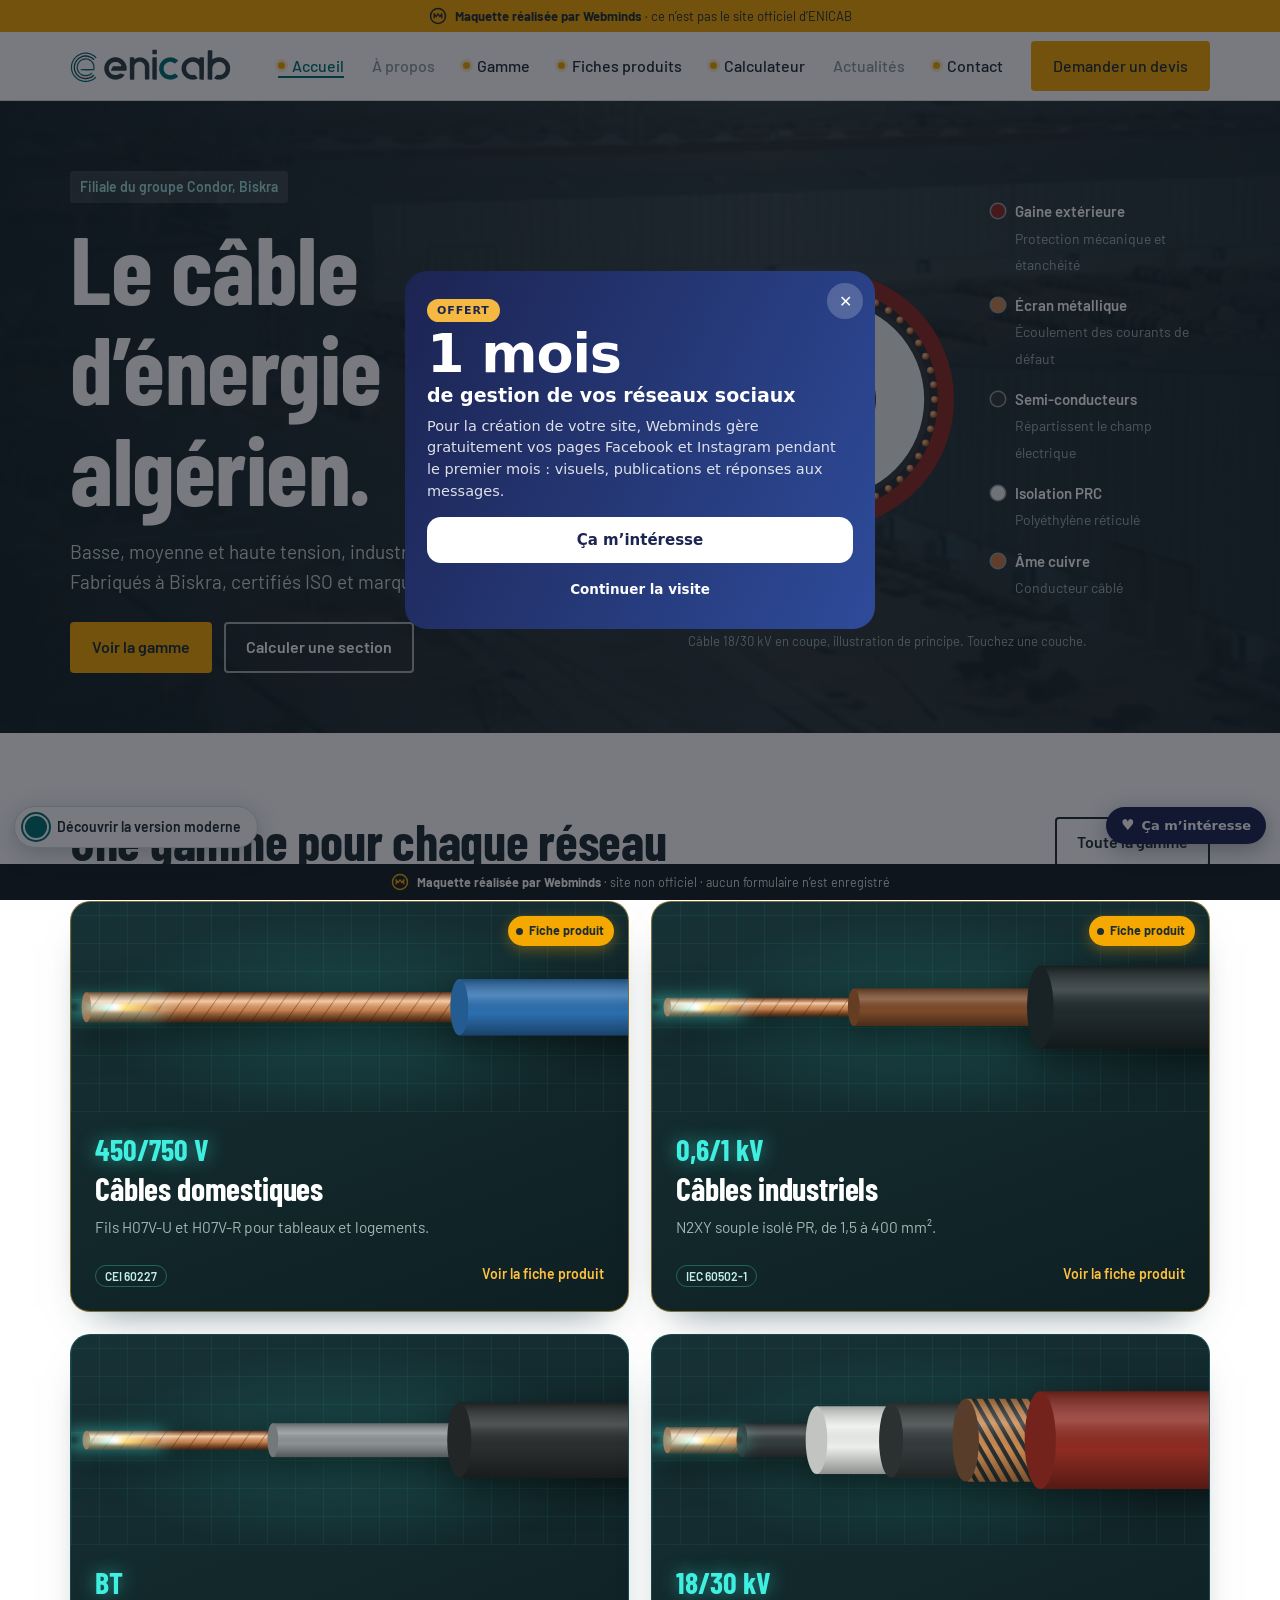
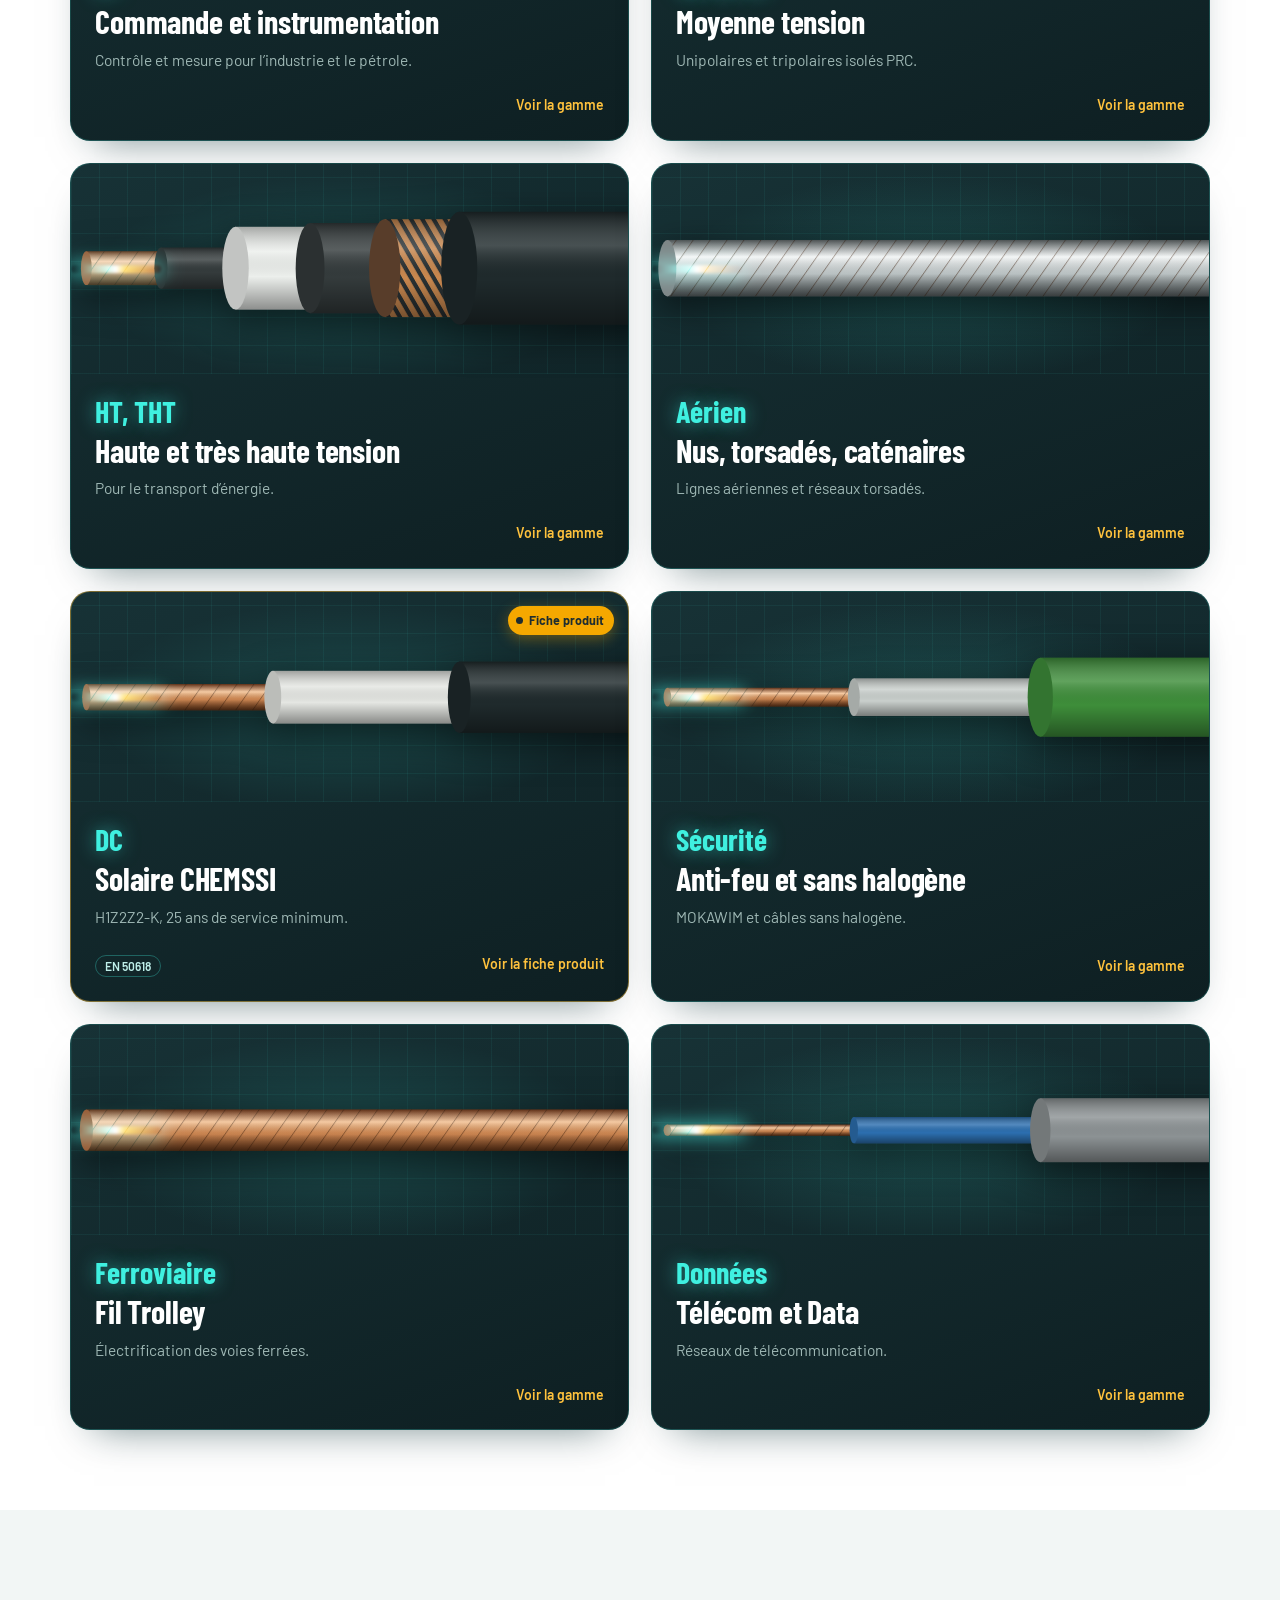
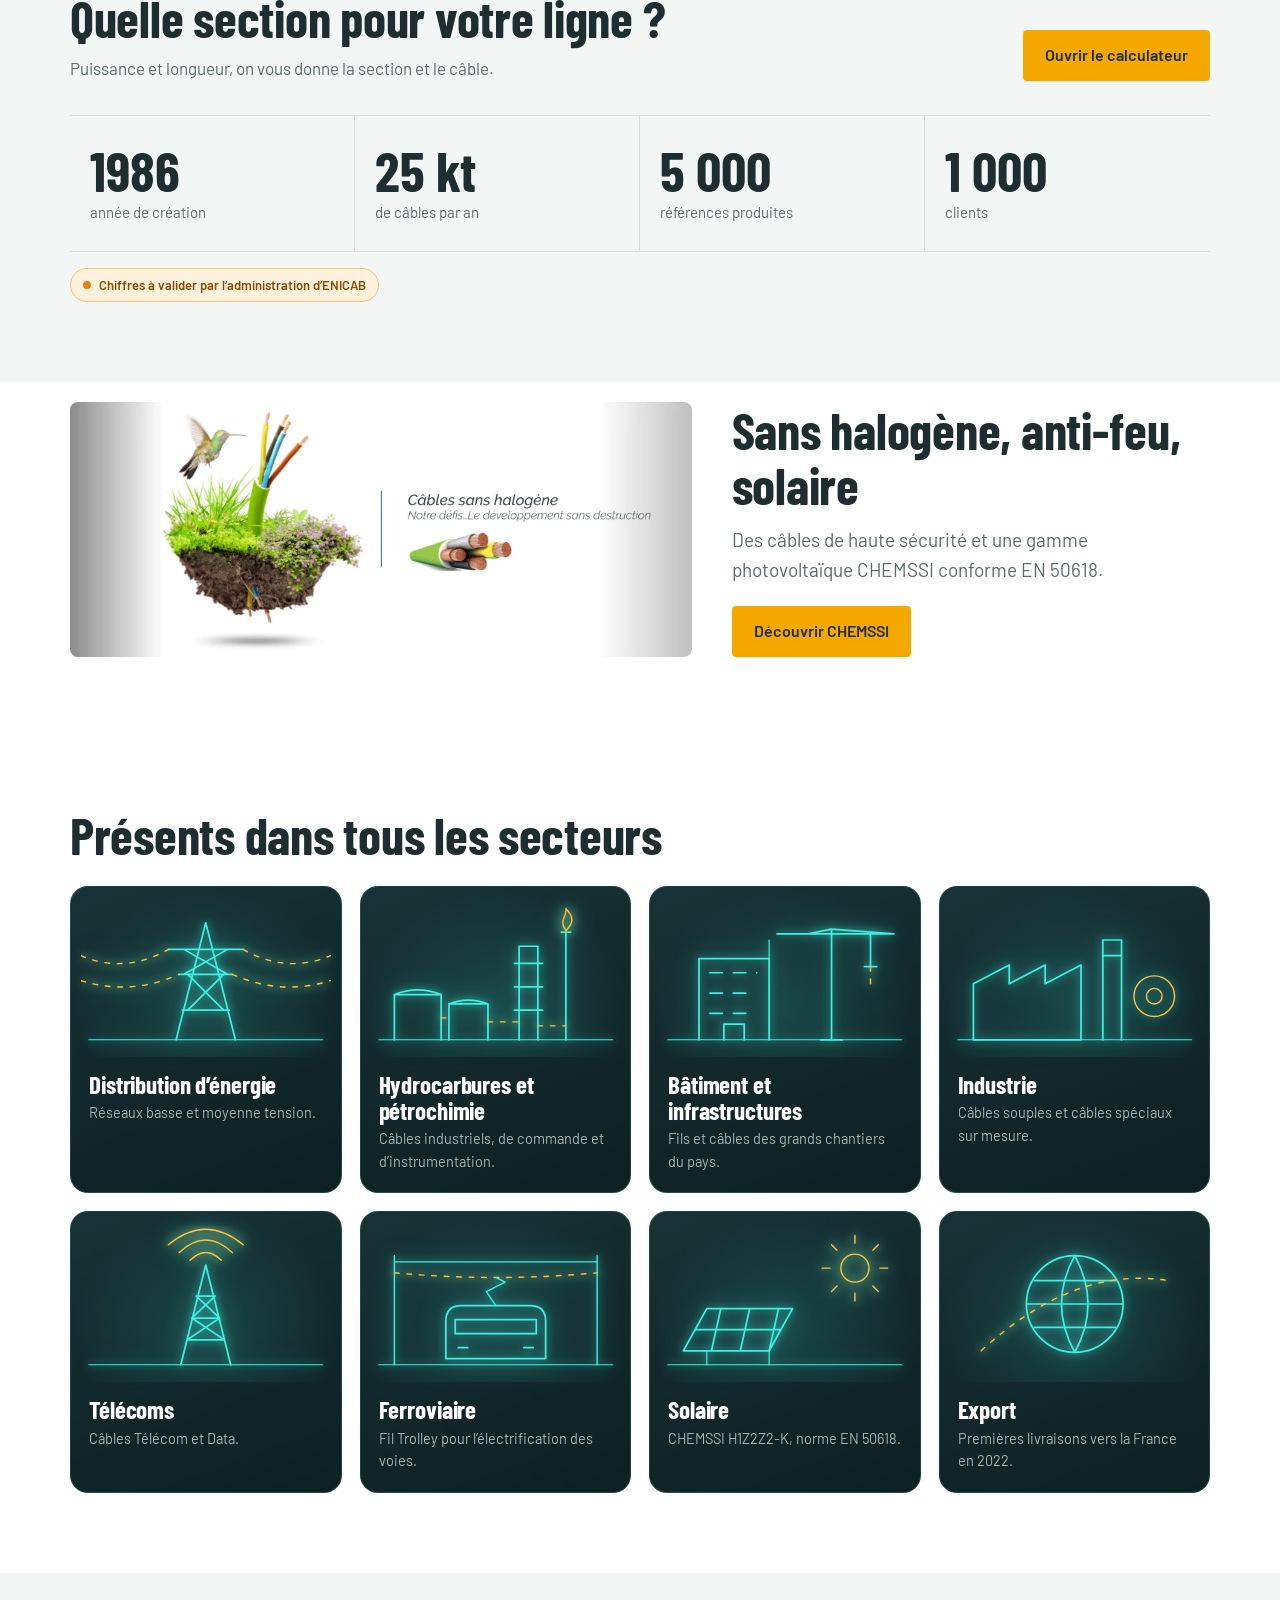
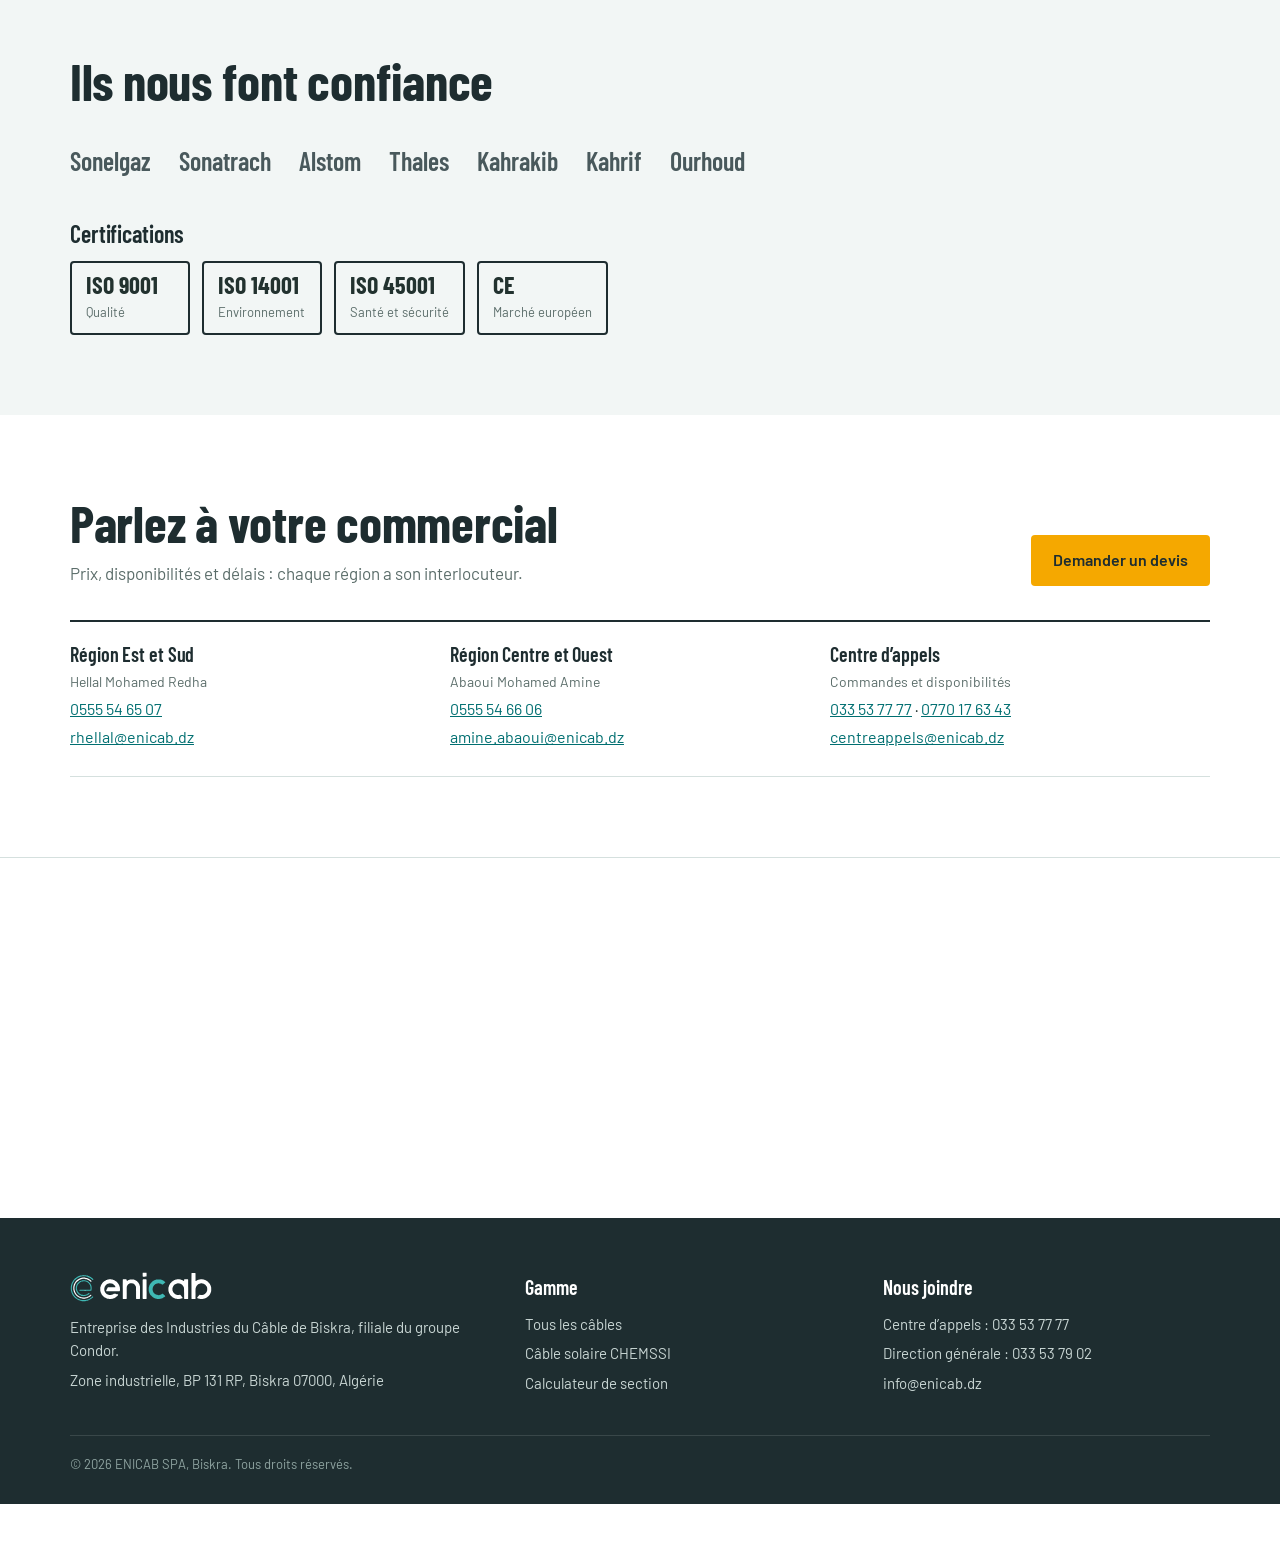
<file: index.html>
<!doctype html>
<html lang="fr">
<head>
<meta charset="utf-8">
<meta name="viewport" content="width=device-width, initial-scale=1, viewport-fit=cover">
<meta name="robots" content="noindex, nofollow">
<title>ENICAB, câbles d’énergie fabriqués à Biskra</title>
<meta name="description" content="Câbles basse, moyenne et haute tension, industriels, solaires et anti-feu.">
<link rel="icon" href="assets/img/favicon.svg" type="image/svg+xml">
<link rel="preload" href="assets/fonts/barlow-condensed-latin-700-normal.woff2" as="font" type="font/woff2" crossorigin>
<link rel="stylesheet" href="assets/css/style.css">
</head>
<body>
<div class="mock-strip"><svg class="picto" viewBox="0 0 24 24" aria-hidden="true"><circle cx="12" cy="12" r="10" fill="none" stroke="currentColor" stroke-width="2"/><path d="M7 15V9l2.5 4L12 9l2.5 4L17 9v6" fill="none" stroke="currentColor" stroke-width="1.8" stroke-linejoin="round"/></svg><span><b>Maquette réalisée par Webminds</b> · ce n’est pas le site officiel d’ENICAB</span></div><header class="hdr">
  <div class="wrap">
    <a class="hdr-logo" href="index.html"><img src="assets/img/logo.svg" alt="ENICAB" width="235" height="50"></a>
    <nav class="hdr-nav" aria-label="Navigation principale">
      <a href="index.html" class="dev" aria-current="page" title="Page développée dans la maquette">Accueil</a><a href="#" class="nodev" data-nodev title="Page non incluse dans la maquette">À propos</a><a href="gamme.html" class="dev" title="Page développée dans la maquette">Gamme</a><a href="produit-h07v.html" class="dev" title="Page développée dans la maquette">Fiches produits</a><a href="gamme.html#calcul" class="dev" title="Page développée dans la maquette">Calculateur</a><a href="#" class="nodev" data-nodev title="Page non incluse dans la maquette">Actualités</a><a href="contact.html" class="dev" title="Page développée dans la maquette">Contact</a>
      <span class="nav-key"><i></i>Page développée dans la maquette</span>
      <a class="btn btn-amber" href="contact.html#devis">Demander un devis</a>
    </nav>
    <button class="burger" aria-label="Ouvrir le menu" aria-expanded="false"><span></span><span></span><span></span></button>
  </div>
</header>
<div class="toast" role="status" aria-live="polite"></div>

<main>
<section class="hero hero-photo">
  <img class="hero-bg" src="assets/img/usine-biskra.webp" alt="" aria-hidden="true">
  <div class="wrap hero-grid">
    <div>
      <span class="hero-tag">Filiale du groupe Condor, Biskra</span>
      <h1>Le câble d’énergie algérien.</h1>
      <p class="lead">Basse, moyenne et haute tension, industriels, solaires, anti-feu. Fabriqués à Biskra, certifiés ISO et marqués CE.</p>
      <div class="hero-cta"><a class="btn btn-amber" href="gamme.html">Voir la gamme</a><a class="btn btn-ghost" href="gamme.html#calcul">Calculer une section</a></div>
    </div>
    <figure class="hero-fig">
      <svg class="xsec" data-cable="mt" data-legend="lg-hero" role="img"></svg>
      <ul class="xlegend" id="lg-hero"></ul>
      <figcaption>Câble 18/30 kV en coupe, illustration de principe. Touchez une couche.</figcaption>
    </figure>
  </div>
</section>


<section class="sec">
  <div class="wrap">
    <div class="sec-head"><div><h2>Une gamme pour chaque réseau</h2></div><a class="btn btn-line" href="gamme.html">Toute la gamme</a></div>
    <div class="ecards"><a class="ecard has-fiche" data-cat="dom" href="produit-h07v.html"><div class="ecard-vis"><span class="fp-badge">Fiche produit</span><div class="cab"><svg class="side" data-side="dom" aria-hidden="true"></svg><i class="spark"></i></div></div><div class="ecard-body"><span class="volt">450/750 V</span><h3>Câbles domestiques</h3><p>Fils H07V-U et H07V-R pour tableaux et logements.</p><div class="ecard-foot"><span class="norm"><em>CEI 60227</em></span><span class="go">Voir la fiche produit</span></div></div></a><a class="ecard has-fiche" data-cat="ind bt" href="produit-n2xy.html"><div class="ecard-vis"><span class="fp-badge">Fiche produit</span><div class="cab"><svg class="side" data-side="ind" aria-hidden="true"></svg><i class="spark"></i></div></div><div class="ecard-body"><span class="volt">0,6/1 kV</span><h3>Câbles industriels</h3><p>N2XY souple isolé PR, de 1,5 à 400 mm².</p><div class="ecard-foot"><span class="norm"><em>IEC 60502-1</em></span><span class="go">Voir la fiche produit</span></div></div></a><a class="ecard" data-cat="ind bt" href="gamme.html"><div class="ecard-vis"><div class="cab"><svg class="side" data-side="bt" aria-hidden="true"></svg><i class="spark"></i></div></div><div class="ecard-body"><span class="volt">BT</span><h3>Commande et instrumentation</h3><p>Contrôle et mesure pour l’industrie et le pétrole.</p><div class="ecard-foot"><span class="norm"></span><span class="go">Voir la gamme</span></div></div></a><a class="ecard" data-cat="mt" href="gamme.html"><div class="ecard-vis"><div class="cab"><svg class="side" data-side="mt" aria-hidden="true"></svg><i class="spark"></i></div></div><div class="ecard-body"><span class="volt">18/30 kV</span><h3>Moyenne tension</h3><p>Unipolaires et tripolaires isolés PRC.</p><div class="ecard-foot"><span class="norm"></span><span class="go">Voir la gamme</span></div></div></a><a class="ecard" data-cat="ht" href="gamme.html"><div class="ecard-vis"><div class="cab"><svg class="side" data-side="ht" aria-hidden="true"></svg><i class="spark"></i></div></div><div class="ecard-body"><span class="volt">HT, THT</span><h3>Haute et très haute tension</h3><p>Pour le transport d’énergie.</p><div class="ecard-foot"><span class="norm"></span><span class="go">Voir la gamme</span></div></div></a><a class="ecard" data-cat="ht" href="gamme.html"><div class="ecard-vis"><div class="cab"><svg class="side" data-side="nus" aria-hidden="true"></svg><i class="spark"></i></div></div><div class="ecard-body"><span class="volt">Aérien</span><h3>Nus, torsadés, caténaires</h3><p>Lignes aériennes et réseaux torsadés.</p><div class="ecard-foot"><span class="norm"></span><span class="go">Voir la gamme</span></div></div></a><a class="ecard has-fiche" data-cat="sol" href="produit.html"><div class="ecard-vis"><span class="fp-badge">Fiche produit</span><div class="cab"><svg class="side" data-side="sol" aria-hidden="true"></svg><i class="spark"></i></div></div><div class="ecard-body"><span class="volt">DC</span><h3>Solaire CHEMSSI</h3><p>H1Z2Z2-K, 25 ans de service minimum.</p><div class="ecard-foot"><span class="norm"><em>EN 50618</em></span><span class="go">Voir la fiche produit</span></div></div></a><a class="ecard" data-cat="sec" href="gamme.html"><div class="ecard-vis"><div class="cab"><svg class="side" data-side="sec" aria-hidden="true"></svg><i class="spark"></i></div></div><div class="ecard-body"><span class="volt">Sécurité</span><h3>Anti-feu et sans halogène</h3><p>MOKAWIM et câbles sans halogène.</p><div class="ecard-foot"><span class="norm"></span><span class="go">Voir la gamme</span></div></div></a><a class="ecard" data-cat="rail" href="gamme.html"><div class="ecard-vis"><div class="cab"><svg class="side" data-side="rail" aria-hidden="true"></svg><i class="spark"></i></div></div><div class="ecard-body"><span class="volt">Ferroviaire</span><h3>Fil Trolley</h3><p>Électrification des voies ferrées.</p><div class="ecard-foot"><span class="norm"></span><span class="go">Voir la gamme</span></div></div></a><a class="ecard" data-cat="tel" href="gamme.html"><div class="ecard-vis"><div class="cab"><svg class="side" data-side="tel" aria-hidden="true"></svg><i class="spark"></i></div></div><div class="ecard-body"><span class="volt">Données</span><h3>Télécom et Data</h3><p>Réseaux de télécommunication.</p><div class="ecard-foot"><span class="norm"></span><span class="go">Voir la gamme</span></div></div></a></div>
  </div>
</section>

<section class="sec sec-mist">
  <div class="wrap">
    <div class="sec-head"><div><h2>Quelle section pour votre ligne&nbsp;?</h2><p>Puissance et longueur, on vous donne la section et le câble.</p></div><a class="btn btn-amber" href="gamme.html#calcul">Ouvrir le calculateur</a></div>
    <div class="figs">
      <div><b>1986</b><span>année de création</span></div>
      <div><b>25 kt</b><span>de câbles par an</span></div>
      <div><b>5 000</b><span>références produites</span></div>
      <div><b>1 000</b><span>clients</span></div>
    </div>
    <span class="verify">Chiffres à valider par l’administration d’ENICAB</span>
  </div>
</section>

<section class="feature">
  <div class="wrap feature-grid">
    <img src="assets/img/sans-halogene.webp" alt="Visuel ENICAB des câbles sans halogène" width="1029" height="423" loading="lazy">
    <div>
      <h2>Sans halogène, anti-feu, solaire</h2>
      <p class="lead">Des câbles de haute sécurité et une gamme photovoltaïque CHEMSSI conforme EN 50618.</p>
      <a class="btn btn-amber" href="produit.html">Découvrir CHEMSSI</a>
    </div>
  </div>
</section>

<section class="sec">
  <div class="wrap">
    <h2 style="margin-bottom:24px">Présents dans tous les secteurs</h2>
    <div class="scards"><article class="scard"><div class="scard-vis"><svg class="neon" viewBox="0 0 320 180" aria-hidden="true" fill="none" stroke-linecap="round" stroke-linejoin="round"><path class="" d="M10 168H310" stroke="#3FF0E0" stroke-width="1.4"/><path class="" d="M160 18L122 168M160 18L198 168M112 52H208M126 84H194M132 52L188 84M188 52L132 84M137 84L183 130M183 84L137 130M130 130H190" stroke="#3FF0E0" stroke-width="2.2"/><path class="flow" d="M0 60Q56 84 112 52M208 52Q264 84 320 60M0 92Q63 112 126 84M194 84Q257 112 320 92" stroke="#FFC23D" stroke-width="1.8"/></svg></div><h3>Distribution d’énergie</h3><p>Réseaux basse et moyenne tension.</p></article><article class="scard"><div class="scard-vis"><svg class="neon" viewBox="0 0 320 180" aria-hidden="true" fill="none" stroke-linecap="round" stroke-linejoin="round"><path class="" d="M10 168H310" stroke="#3FF0E0" stroke-width="1.4"/><path class="" d="M30 168V110H90V168M30 110Q60 98 90 110" stroke="#3FF0E0" stroke-width="2.2"/><path class="" d="M100 168V122H150V168M100 122Q125 112 150 122" stroke="#3FF0E0" stroke-width="2.2"/><path class="" d="M190 168V48H214V168M184 70H220M184 100H220M184 130H220" stroke="#3FF0E0" stroke-width="2.2"/><path class="" d="M250 168V30M244 30H256" stroke="#3FF0E0" stroke-width="2.2"/><path class="flame" d="M250 28C240 14 252 10 250 0C262 12 258 20 250 28Z" stroke="#FFC23D" stroke-width="1.8"/><path class="flow" d="M90 140H100M150 145H190M214 150H250" stroke="#FFC23D" stroke-width="1.6"/></svg></div><h3>Hydrocarbures et pétrochimie</h3><p>Câbles industriels, de commande et d’instrumentation.</p></article><article class="scard"><div class="scard-vis"><svg class="neon" viewBox="0 0 320 180" aria-hidden="true" fill="none" stroke-linecap="round" stroke-linejoin="round"><path class="" d="M10 168H310" stroke="#3FF0E0" stroke-width="1.4"/><path class="" d="M50 168V64H140V168M64 82H80M94 82H110M124 82V82M64 108H80M94 108H110M64 134H80M94 134H110M82 168V148H108V168" stroke="#3FF0E0" stroke-width="2.2"/><path class="" d="M220 168V26M206 168H234M150 32H300M220 26L190 32M220 26L300 32M270 32V74M262 74H278" stroke="#3FF0E0" stroke-width="2.2"/><path class="" d="M140 64V40" stroke="#3FF0E0" stroke-width="1.6"/><path class="flow" d="M270 74V96" stroke="#FFC23D" stroke-width="1.8"/></svg></div><h3>Bâtiment et infrastructures</h3><p>Fils et câbles des grands chantiers du pays.</p></article><article class="scard"><div class="scard-vis"><svg class="neon" viewBox="0 0 320 180" aria-hidden="true" fill="none" stroke-linecap="round" stroke-linejoin="round"><path class="" d="M10 168H310" stroke="#3FF0E0" stroke-width="1.4"/><path class="" d="M30 168V96L76 72V96L122 72V96L168 72V168Z" stroke="#3FF0E0" stroke-width="2.2"/><path class="" d="M196 168V40H220V168M196 60H220" stroke="#3FF0E0" stroke-width="2.2"/><path class="spin" d="M262 112m-26 0a26 26 0 1 0 52 0a26 26 0 1 0 -52 0M262 112m-10 0a10 10 0 1 0 20 0a10 10 0 1 0 -20 0" stroke="#FFC23D" stroke-width="1.8"/></svg></div><h3>Industrie</h3><p>Câbles souples et câbles spéciaux sur mesure.</p></article><article class="scard"><div class="scard-vis"><svg class="neon" viewBox="0 0 320 180" aria-hidden="true" fill="none" stroke-linecap="round" stroke-linejoin="round"><path class="" d="M10 168H310" stroke="#3FF0E0" stroke-width="1.4"/><path class="" d="M160 40L128 168M160 40L192 168M136 136H184M142 108H178M148 80H172M136 136L178 108M184 136L142 108M142 108L172 80M178 108L148 80" stroke="#3FF0E0" stroke-width="2.2"/><path class="wave" d="M140 34Q160 14 180 34M126 24Q160 -8 194 24M112 14Q160 -26 208 14" stroke="#FFC23D" stroke-width="1.8"/></svg></div><h3>Télécoms</h3><p>Câbles Télécom et Data.</p></article><article class="scard"><div class="scard-vis"><svg class="neon" viewBox="0 0 320 180" aria-hidden="true" fill="none" stroke-linecap="round" stroke-linejoin="round"><path class="" d="M10 168H310" stroke="#3FF0E0" stroke-width="1.4"/><path class="" d="M30 168V28M290 168V28M30 36H290" stroke="#3FF0E0" stroke-width="1.8"/><path class="flow" d="M30 50Q160 62 290 50" stroke="#FFC23D" stroke-width="1.8"/><path class="" d="M96 160V112Q96 92 116 92H204Q224 92 224 112V160ZM108 110H212V128H108ZM112 146h12M196 146h12" stroke="#3FF0E0" stroke-width="2.2"/><path class="" d="M160 92L148 74L172 62L160 56" stroke="#3FF0E0" stroke-width="1.8"/></svg></div><h3>Ferroviaire</h3><p>Fil Trolley pour l’électrification des voies.</p></article><article class="scard"><div class="scard-vis"><svg class="neon" viewBox="0 0 320 180" aria-hidden="true" fill="none" stroke-linecap="round" stroke-linejoin="round"><path class="" d="M10 168H310" stroke="#3FF0E0" stroke-width="1.4"/><path class="sun" d="M250 44m-18 0a18 18 0 1 0 36 0a18 18 0 1 0 -36 0M250 12V2M250 86V76M218 44H208M292 44H282M227 21L220 14M273 67L280 74M273 21L280 14M227 67L220 74" stroke="#FFC23D" stroke-width="1.8"/><path class="" d="M30 150L60 96H170L140 150ZM45 123H155M78 96L66 150M115 96L103 150M152 96L140 150" stroke="#3FF0E0" stroke-width="2.2"/><path class="" d="M60 150V168M140 150V168" stroke="#3FF0E0" stroke-width="1.6"/></svg></div><h3>Solaire</h3><p>CHEMSSI H1Z2Z2-K, norme EN 50618.</p></article><article class="scard"><div class="scard-vis"><svg class="neon" viewBox="0 0 320 180" aria-hidden="true" fill="none" stroke-linecap="round" stroke-linejoin="round"><path class="" d="M160 90m-62 0a62 62 0 1 0 124 0a62 62 0 1 0 -124 0M98 90H222M160 28Q126 90 160 152M160 28Q194 90 160 152M108 60H212M108 120H212" stroke="#3FF0E0" stroke-width="2.2"/><path class="flow" d="M40 150Q160 40 280 60" stroke="#FFC23D" stroke-width="1.8"/></svg></div><h3>Export</h3><p>Premières livraisons vers la France en 2022.</p></article></div>
  </div>
</section>

<section class="sec sec-mist">
  <div class="wrap">
    <div class="sec-head"><div><h2>Ils nous font confiance</h2></div></div>
    <div class="refs"><span>Sonelgaz</span><span>Sonatrach</span><span>Alstom</span><span>Thales</span><span>Kahrakib</span><span>Kahrif</span><span>Ourhoud</span></div>
    <div style="height:40px"></div>
    <h3 style="margin-bottom:14px">Certifications</h3>
    <div class="certs">
      <div class="cert"><b>ISO 9001</b><small>Qualité</small></div>
      <div class="cert"><b>ISO 14001</b><small>Environnement</small></div>
      <div class="cert"><b>ISO 45001</b><small>Santé et sécurité</small></div>
      <div class="cert"><b>CE</b><small>Marché européen</small></div>
    </div>
  </div>
</section>

<section class="sec">
  <div class="wrap">
    <div class="sec-head"><div><h2>Parlez à votre commercial</h2><p>Prix, disponibilités et délais&nbsp;: chaque région a son interlocuteur.</p></div><a class="btn btn-amber" href="contact.html#devis">Demander un devis</a></div>
    <div class="people">
  <article><h3>Région Est et Sud</h3><p class="who">Hellal Mohamed Redha</p><p><a href="tel:+213555546507">0555 54 65 07</a></p><p><a href="mailto:rhellal@enicab.dz">rhellal@enicab.dz</a></p></article>
  <article><h3>Région Centre et Ouest</h3><p class="who">Abaoui Mohamed Amine</p><p><a href="tel:+213555546606">0555 54 66 06</a></p><p><a href="mailto:amine.abaoui@enicab.dz">amine.abaoui@enicab.dz</a></p></article>
  <article><h3>Centre d’appels</h3><p class="who">Commandes et disponibilités</p><p><a href="tel:+21333537777">033 53 77 77</a> · <a href="tel:+213770176343">0770 17 63 43</a></p><p><a href="mailto:centreappels@enicab.dz">centreappels@enicab.dz</a></p></article>
</div>
  </div>
</section>
</main>
<section class="map" aria-label="Carte"><iframe title="ENICAB, zone industrielle de Biskra" loading="lazy" src="https://www.google.com/maps?q=ENICAB%20Zone%20Industrielle%20Biskra&output=embed"></iframe></section>
<footer class="ftr">
  <div class="wrap">
    <div class="ftr-grid">
      <div>
        <img src="assets/img/logo-light.svg" alt="ENICAB" width="140" height="30">
        <p>Entreprise des Industries du Câble de Biskra, filiale du groupe Condor.</p>
        <p>Zone industrielle, BP 131 RP, Biskra 07000, Algérie</p>
      </div>
      <div>
        <h4>Gamme</h4>
        <p><a href="gamme.html">Tous les câbles</a></p>
        <p><a href="produit.html">Câble solaire CHEMSSI</a></p>
        <p><a href="gamme.html#calcul">Calculateur de section</a></p>
      </div>
      <div>
        <h4>Nous joindre</h4>
        <p>Centre d’appels : <a href="tel:+21333537777">033 53 77 77</a></p>
        <p>Direction générale : <a href="tel:+21333537902">033 53 79 02</a></p>
        <p><a href="mailto:info@enicab.dz">info@enicab.dz</a></p>
      </div>
    </div>
    <div class="ftr-bot">© 2026 ENICAB SPA, Biskra. Tous droits réservés.</div>
  </div>
</footer>
<a class="vpill" href="v2/index.html"><i></i>Découvrir la version moderne</a>
<div class="demo-bar"><svg class="picto" viewBox="0 0 24 24" aria-hidden="true"><circle cx="12" cy="12" r="10" fill="none" stroke="currentColor" stroke-width="2"/><path d="M7 15V9l2.5 4L12 9l2.5 4L17 9v6" fill="none" stroke="currentColor" stroke-width="1.8" stroke-linejoin="round"/></svg><span><b>Maquette réalisée par Webminds</b> · site non officiel · aucun formulaire n’est enregistré</span></div>
<script src="assets/js/cable.js"></script>
<script src="assets/js/main.js"></script><script data-wml>(function(){if(window.__wmL)return;window.__wmL=1;
var C={"p": "ENICAB", "mail": null, "wa": "213797372452", "v": [["/", "Version corporate", "Claire et rassurante"], ["/v2/", "Version moderne", "Immersive et animée"]]};
function ready(f){document.readyState==='loading'?document.addEventListener('DOMContentLoaded',f):f()}
ready(function(){
var css='.wmL-b{position:fixed;right:14px;bottom:calc(56px + env(safe-area-inset-bottom));z-index:2147483000;border:0;border-radius:999px;background:#1C2452;color:#fff;font:700 13px/1 system-ui,-apple-system,Segoe UI,Roboto,sans-serif;padding:11px 15px;box-shadow:0 6px 22px rgba(20,30,60,.35);cursor:pointer;display:flex;align-items:center;gap:7px}'
+'@media(max-width:520px){.wmL-b{bottom:calc(112px + env(safe-area-inset-bottom));font-size:12.5px;padding:10px 13px}}'
+'.wmL-m{position:fixed;inset:0;z-index:2147483001;background:rgba(10,14,25,.55);display:none;align-items:flex-end;justify-content:center;font-family:system-ui,-apple-system,Segoe UI,Roboto,sans-serif}.wmL-m.on{display:flex}@media(min-width:700px){.wmL-m{align-items:center;padding:20px}}'
+'.wmL-x{box-sizing:border-box;position:relative;background:#fff;color:#1C2452;width:100%;max-width:470px;max-height:92vh;overflow:auto;border-radius:22px 22px 0 0;padding:24px 22px calc(22px + env(safe-area-inset-bottom));text-align:left}@media(min-width:700px){.wmL-x{border-radius:22px}}'
+'.wmL-x *{box-sizing:border-box}.wmL-c{position:absolute;top:12px;right:12px;width:36px;height:36px;border:0;border-radius:50%;background:#F0F2F1;font-size:16px;cursor:pointer;color:#1C2452}'
+'.wmL-x h3{font:800 26px/1.1 system-ui,-apple-system,sans-serif;margin:4px 40px 10px 0;color:inherit}.wmL-x p{margin:0 0 14px;line-height:1.5;font-size:14.5px;opacity:.85}'
+'.wmL-o{background:linear-gradient(115deg,#1C2452,#2E4B9A);color:#fff}.wmL-o .wmL-c{background:rgba(255,255,255,.2);color:#fff}.wmL-big{font:900 54px/.95 system-ui,-apple-system,sans-serif;letter-spacing:-.02em;margin:6px 0 2px}.wmL-big small{display:block;font-size:19px;font-weight:700;letter-spacing:0;margin-top:6px}'
+'.wmL-tag{display:inline-block;background:#F5B841;color:#1C2452;font:800 11px system-ui,sans-serif;letter-spacing:.08em;border-radius:999px;padding:5px 10px}'
+'.wmL-btn{display:flex;align-items:center;justify-content:center;width:100%;border:0;border-radius:14px;padding:14px;font:800 15px system-ui,-apple-system,sans-serif;cursor:pointer;margin-top:8px}.wmL-w{background:#fff;color:#1C2452}.wmL-g{background:#1FAF55;color:#fff}.wmL-n{background:#1C2452;color:#fff}.wmL-l{background:transparent;color:inherit;font-weight:600;font-size:13.5px;padding:10px}'
+'.wmL-s{font:700 11.5px system-ui,sans-serif;text-transform:uppercase;letter-spacing:.06em;opacity:.6;margin:12px 0 8px}.wmL-ch{display:grid;gap:8px}.wmL-ch label{display:flex;align-items:center;gap:10px;border:1.5px solid #E2E6E3;border-radius:12px;padding:11px 12px;cursor:pointer;font-size:14px;font-weight:600}.wmL-ch label small{display:block;font-weight:500;opacity:.65;font-size:12px}.wmL-ch input{width:18px;height:18px;flex:none;accent-color:#1FAF55}'
+'.wmL-f{display:grid;gap:8px;margin:12px 0 6px}.wmL-f input{border:1.5px solid #E2E6E3;border-radius:12px;padding:12px;font:500 16px system-ui,sans-serif;color:#1C2452;background:#fff;-webkit-user-select:text!important;user-select:text!important;width:100%}'
+'.wmL-ok{text-align:center}.wmL-ok i{display:grid;place-items:center;width:64px;height:64px;margin:6px auto 12px;border-radius:50%;background:#E8F7EE;color:#1FAF55;font-style:normal;font-size:30px}';
var st=document.createElement('style');st.textContent=css;document.head.appendChild(st);
function ss(k,v){try{if(v===undefined)return sessionStorage.getItem(k);sessionStorage.setItem(k,v)}catch(e){}}
var p=location.pathname,cur=0;C.v.forEach(function(v,i){if(v[0]!=='/'&&p.indexOf(v[0])===0)cur=i});
var off=document.createElement('div');off.className='wmL-m';off.innerHTML='<div class="wmL-x wmL-o" role="dialog" aria-modal="true"><button class="wmL-c" type="button" aria-label="Fermer">✕</button><span class="wmL-tag">OFFERT</span><div class="wmL-big">1 mois<small>de gestion de vos réseaux sociaux</small></div><p style="margin-top:12px">Pour la création de votre site, Webminds gère gratuitement vos pages Facebook et Instagram pendant le premier mois : visuels, publications et réponses aux messages.</p><button class="wmL-btn wmL-w" type="button" data-i>Ça m’intéresse</button><button class="wmL-btn wmL-l" type="button" data-c>Continuer la visite</button></div>';
var ch='';C.v.forEach(function(v,i){ch+='<label><input type="radio" name="wmLv" value="'+v[1]+'"'+(i===cur?' checked':'')+'><span>'+v[1]+(v[2]?'<small>'+v[2]+'</small>':'')+'</span></label>'});
var it=document.createElement('div');it.className='wmL-m';it.innerHTML='<div class="wmL-x" role="dialog" aria-modal="true"><button class="wmL-c" type="button" aria-label="Fermer">✕</button><div data-s1><h3>Cette maquette vous plaît ?</h3><p>Choisissez la version qui vous intéresse : Webminds vous recontacte pour vous la présenter.</p>'+(C.v.length>1?'<div class="wmL-s">La version préférée</div><div class="wmL-ch">'+ch+'</div>':'')+'<div class="wmL-s">En plus</div><div class="wmL-ch"><label><input type="checkbox" value="Gestion des réseaux sociaux (1 mois offert)"><span>Réseaux sociaux<small>1 mois de gestion offert avec le site</small></span></label></div><div class="wmL-f"><input name="n" placeholder="Votre nom" autocomplete="name"><input name="t" type="tel" inputmode="tel" placeholder="Votre téléphone (facultatif)" autocomplete="tel"></div><button class="wmL-btn wmL-g" type="button" data-w>Envoyer sur WhatsApp</button>'+(C.mail?'<button class="wmL-btn wmL-l" type="button" data-e>Envoyer par e-mail</button>':'')+'</div><div class="wmL-ok" data-s2 hidden><i>✓</i><h3 style="margin:0 0 8px">Merci !</h3><p>Votre choix a bien été transmis à Webminds. Nous vous recontactons très vite.</p><button class="wmL-btn wmL-n" type="button" data-c>Continuer la visite</button></div></div>';
document.body.appendChild(off);document.body.appendChild(it);
var b=document.createElement('button');b.type='button';b.className='wmL-b';b.innerHTML='<b style="font-size:15px">♥</b>Ça m’intéresse';document.body.appendChild(b);
function op(m){off.classList.remove('on');it.classList.remove('on');m.classList.add('on')}
[off,it].forEach(function(m){m.addEventListener('click',function(e){if(e.target===m||e.target.closest('.wmL-c')||e.target.closest('[data-c]'))m.classList.remove('on')})});
b.onclick=function(){op(it)};off.querySelector('[data-i]').onclick=function(){op(it)};
function msg(){var v=(it.querySelector('input[name=wmLv]:checked')||{}).value||C.v[cur][1],x=[].map.call(it.querySelectorAll('input[type=checkbox]:checked'),function(c){return c.value}),n=it.querySelector('[name=n]').value.trim(),t=it.querySelector('[name=t]').value.trim();
 return{v:v,x:x,n:n,t:t,txt:'Bonjour Webminds, la maquette '+C.p+' m’intéresse.\nVersion préférée : '+v+(x.length?'\nEn plus : '+x.join(', '):'')+(n?'\nNom : '+n:'')+(t?'\nTéléphone : '+t:'')+'\nLien : '+location.origin+C.v[cur][0]}}
function mail(m){if(!C.mail)return;try{fetch('https://formsubmit.co/ajax/'+C.mail,{method:'POST',keepalive:true,headers:{'Content-Type':'application/json','Accept':'application/json'},body:JSON.stringify({_subject:'Maquette '+C.p+' : intéressé ('+m.v+')',Prospect:C.p,Version:m.v,Options:m.x.join(', ')||'-',Nom:m.n||'-',Telephone:m.t||'-',Lien:location.origin+C.v[cur][0],_template:'table',_captcha:'false'})}).catch(function(){})}catch(e){}}
function done(){it.querySelector('[data-s1]').hidden=true;it.querySelector('[data-s2]').hidden=false;ss('wmL-sent','1')}
it.querySelector('[data-w]').onclick=function(){var m=msg();mail(m);done();location.href='https://wa.me/'+C.wa+'?text='+encodeURIComponent(m.txt)};
var e=it.querySelector('[data-e]');if(e)e.onclick=function(){mail(msg());done()};
var sh=ss('wmL-off');addEventListener('scroll',function(){var r=(scrollY+innerHeight)/document.documentElement.scrollHeight;
 if(!sh&&scrollY>500&&r>.3){sh=1;ss('wmL-off','1');op(off)}
 if(!ss('wmL-it')&&!ss('wmL-sent')&&sh&&r>.92&&!off.classList.contains('on')){ss('wmL-it','1');op(it)}},{passive:true});
});})();
</script></body>
</html>
</file>
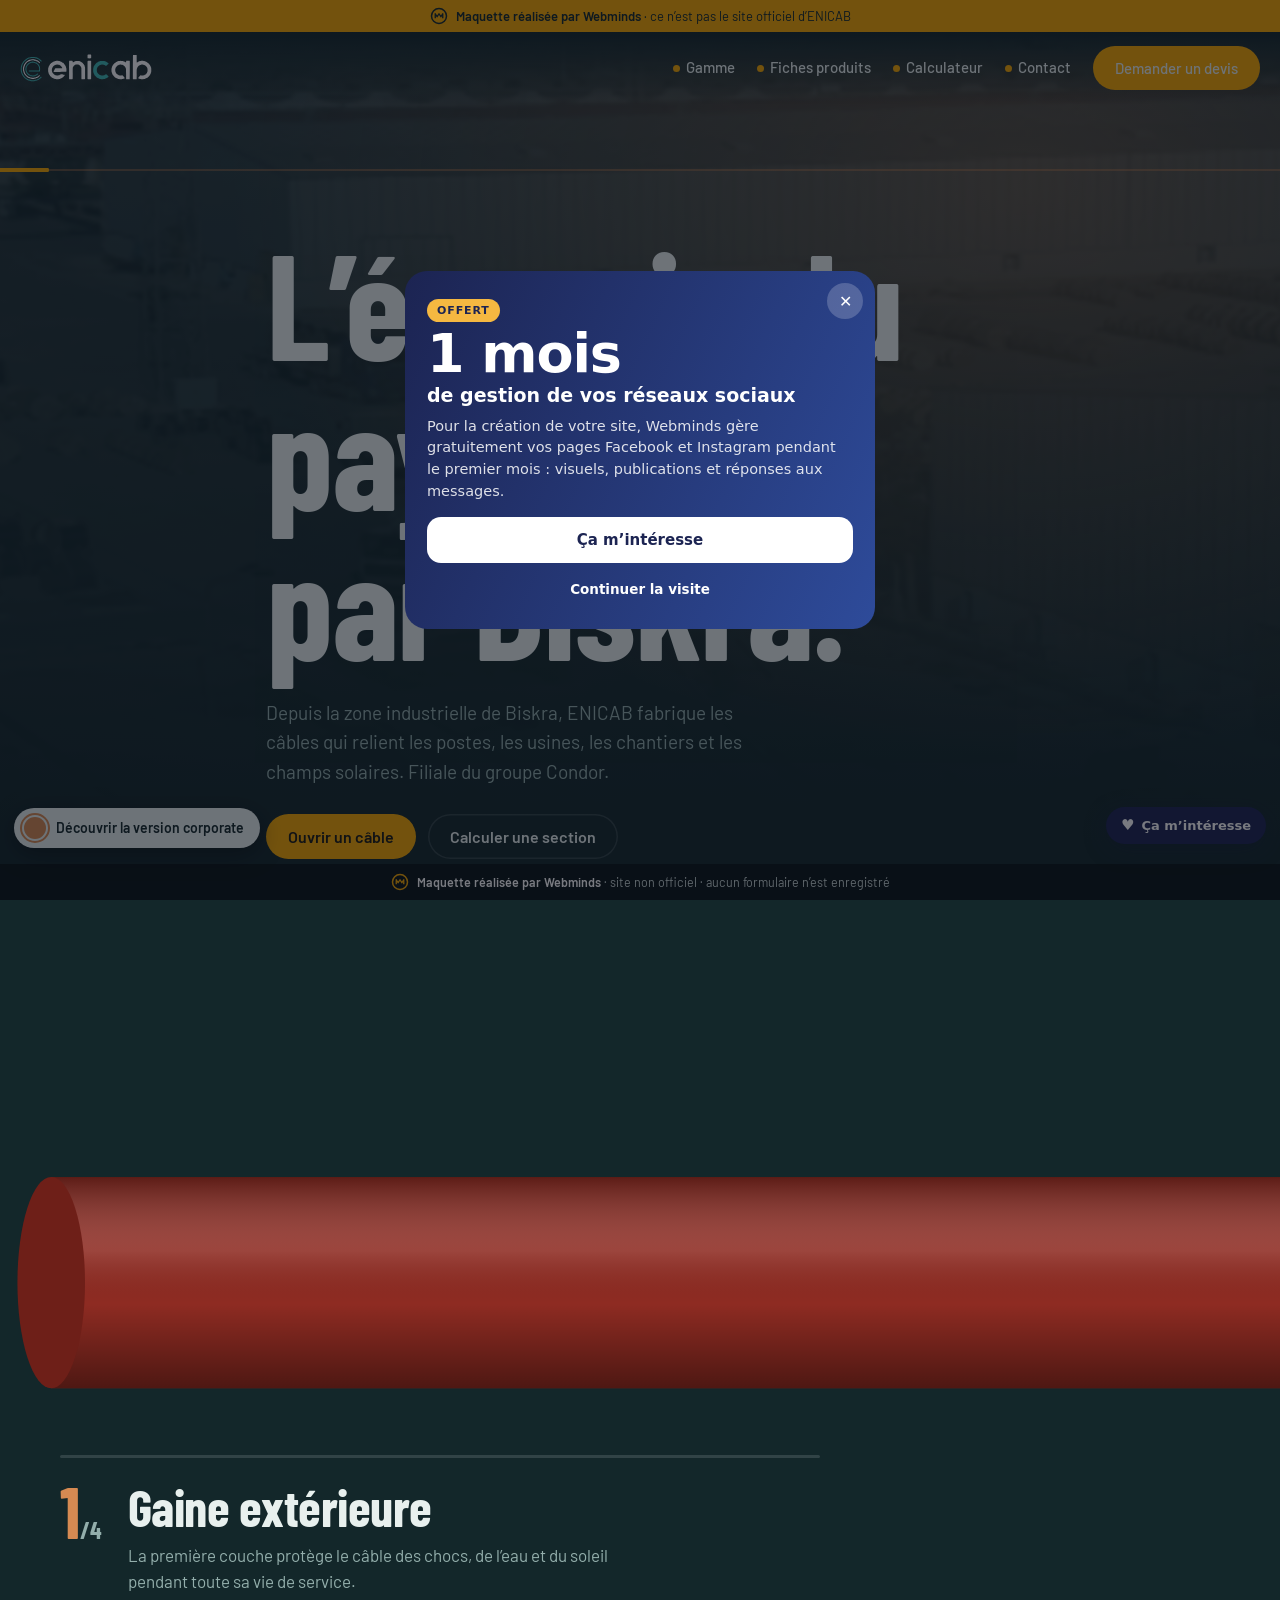
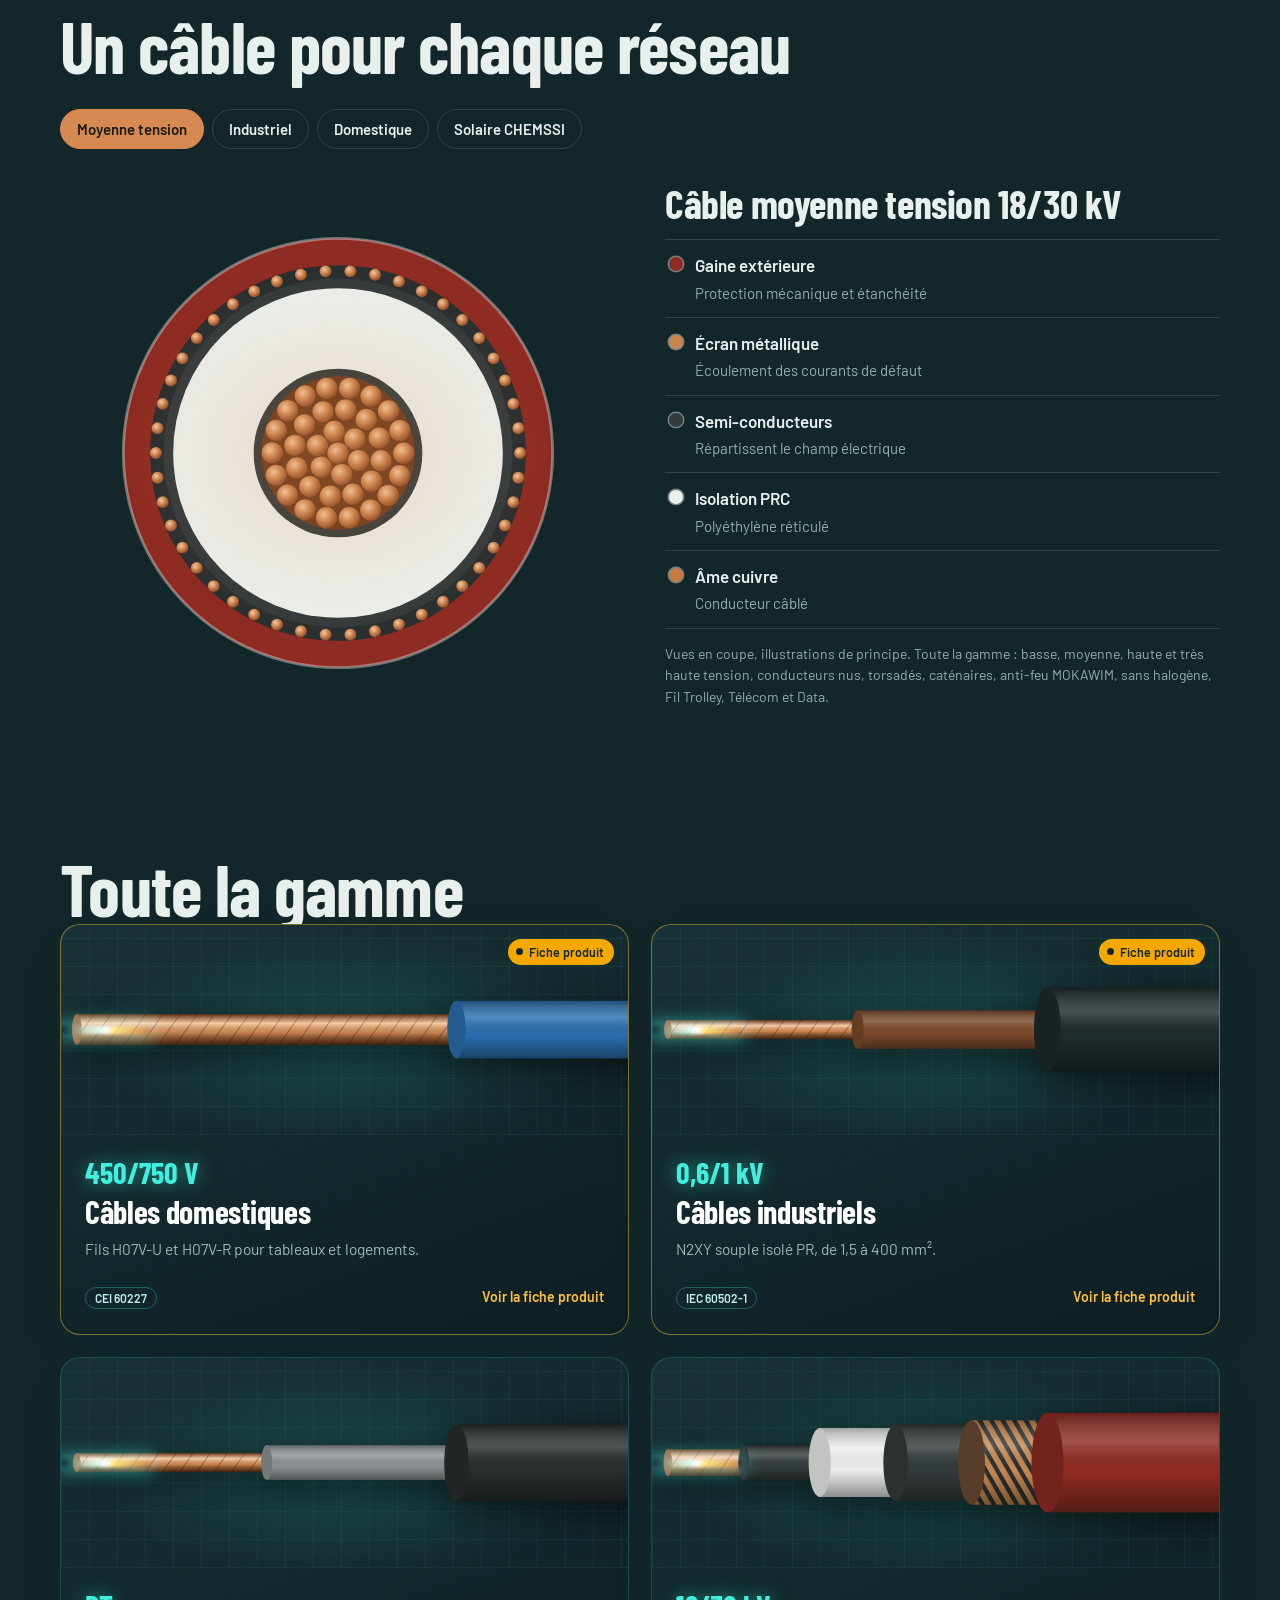
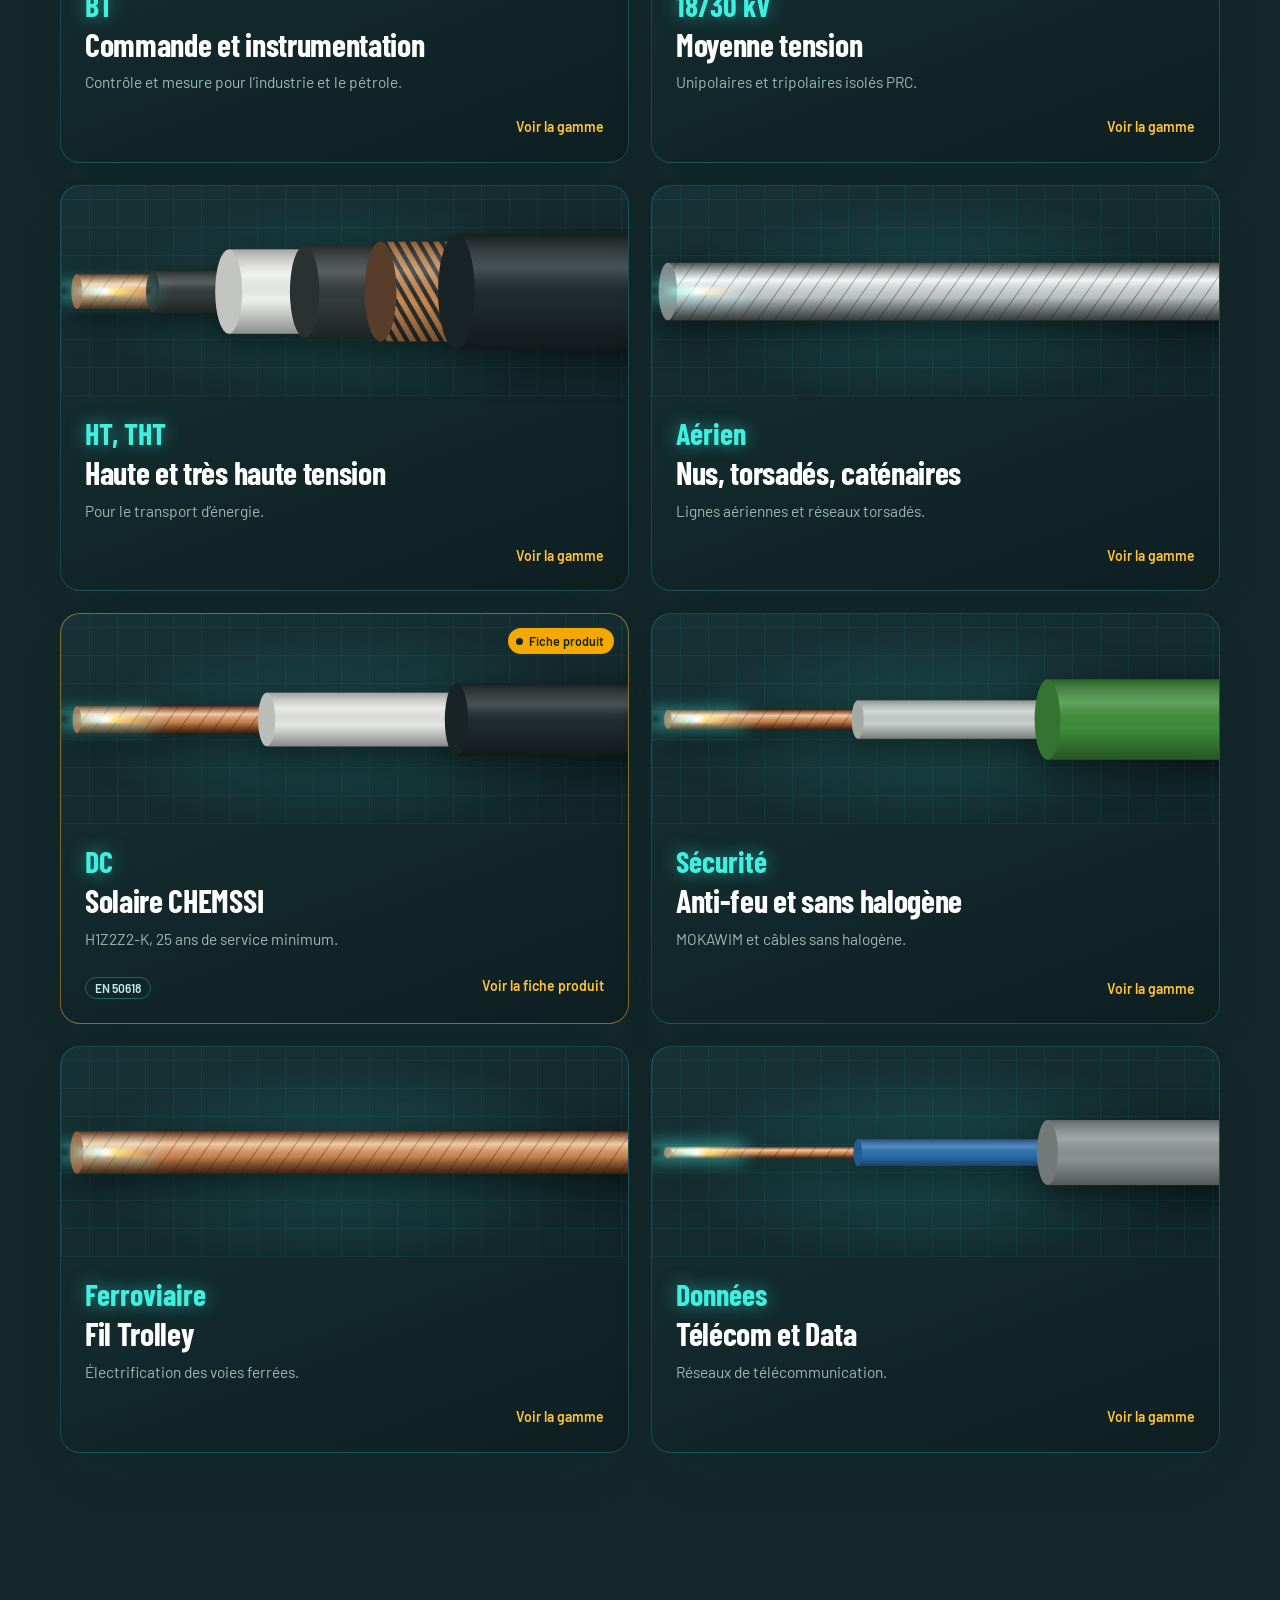
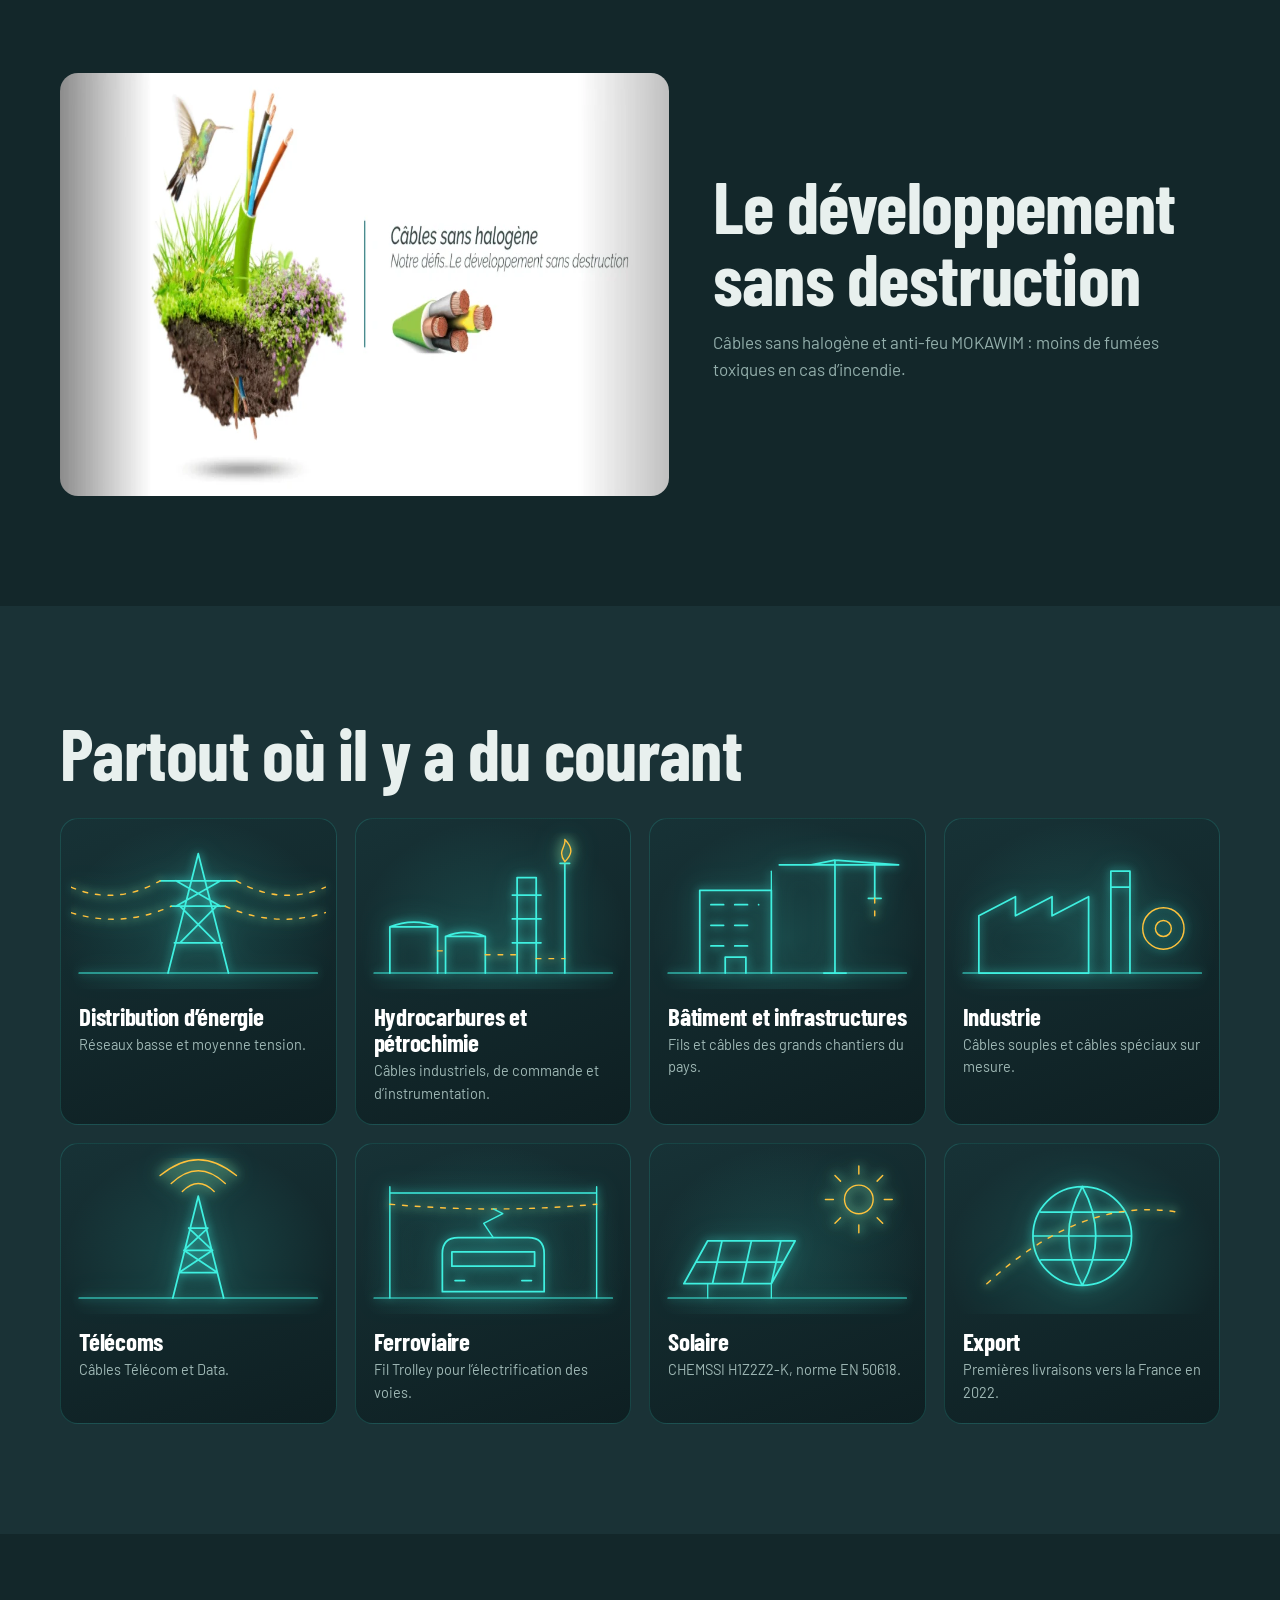
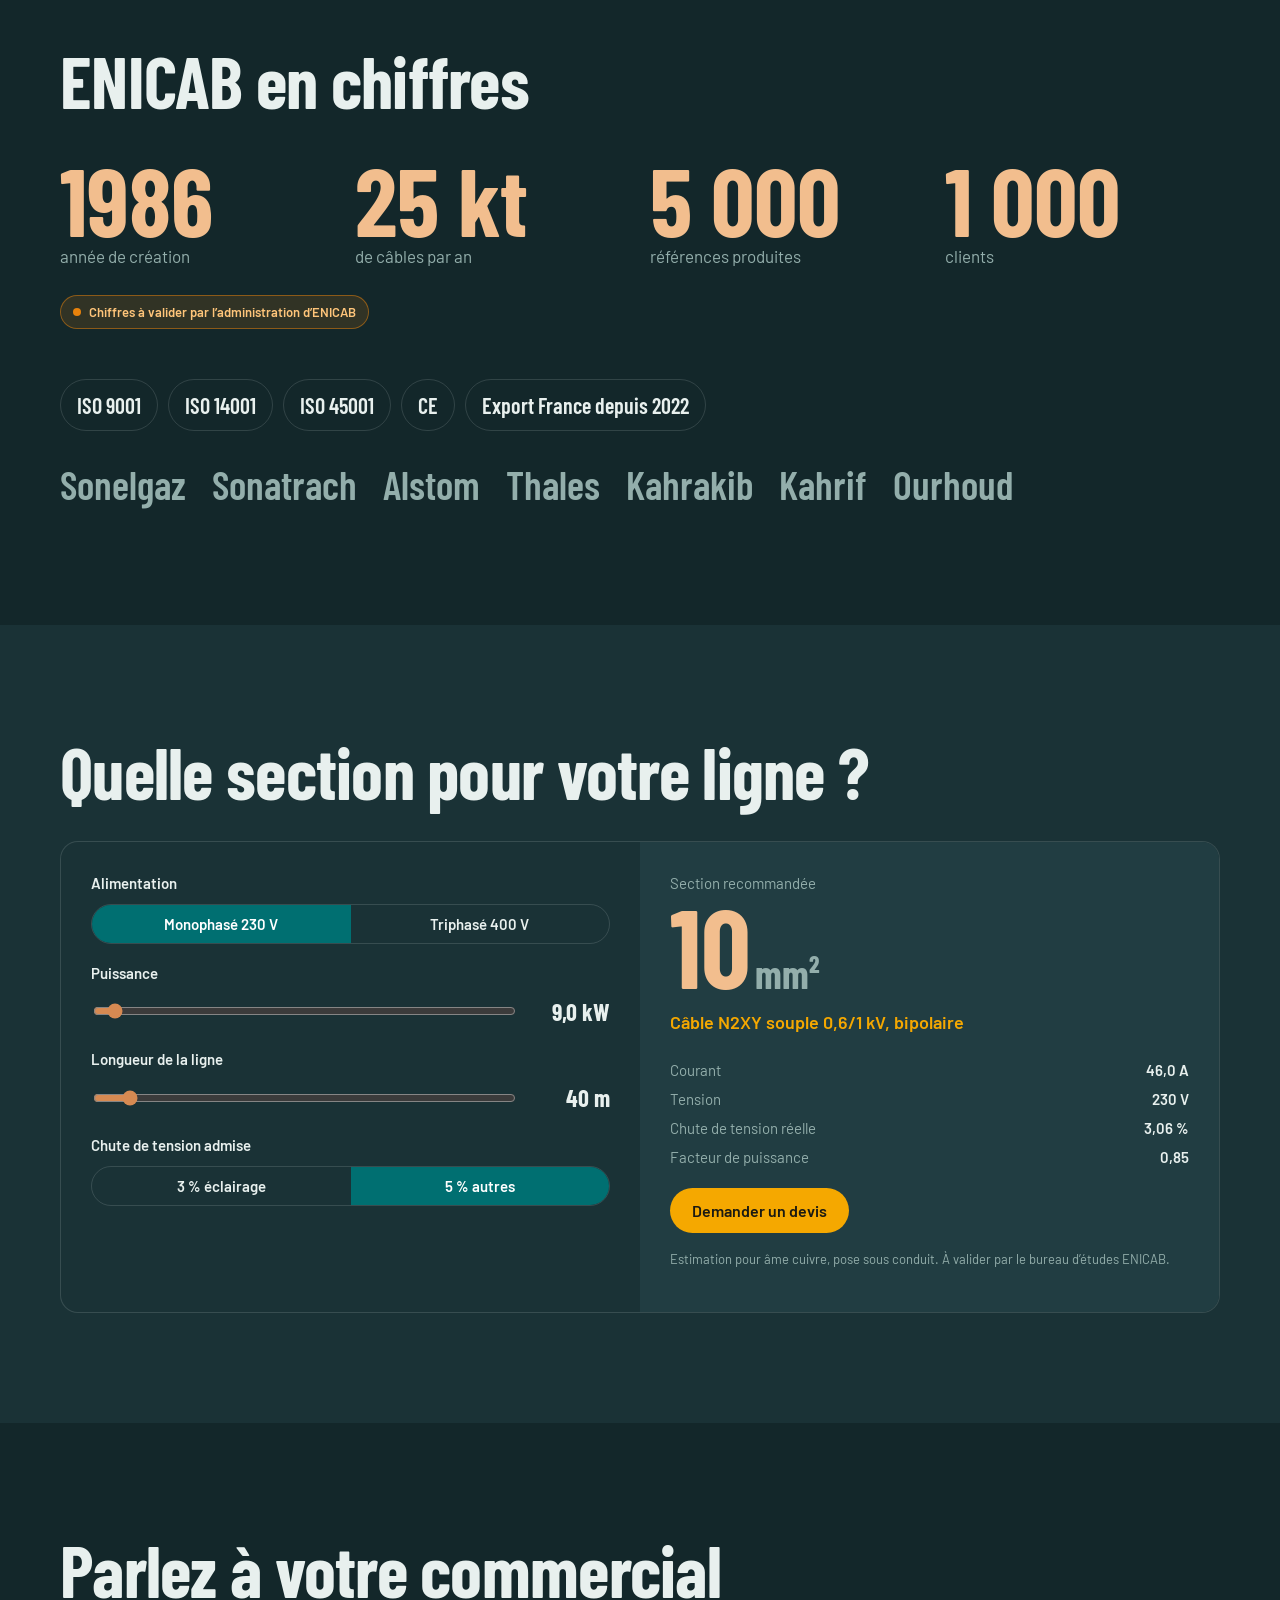
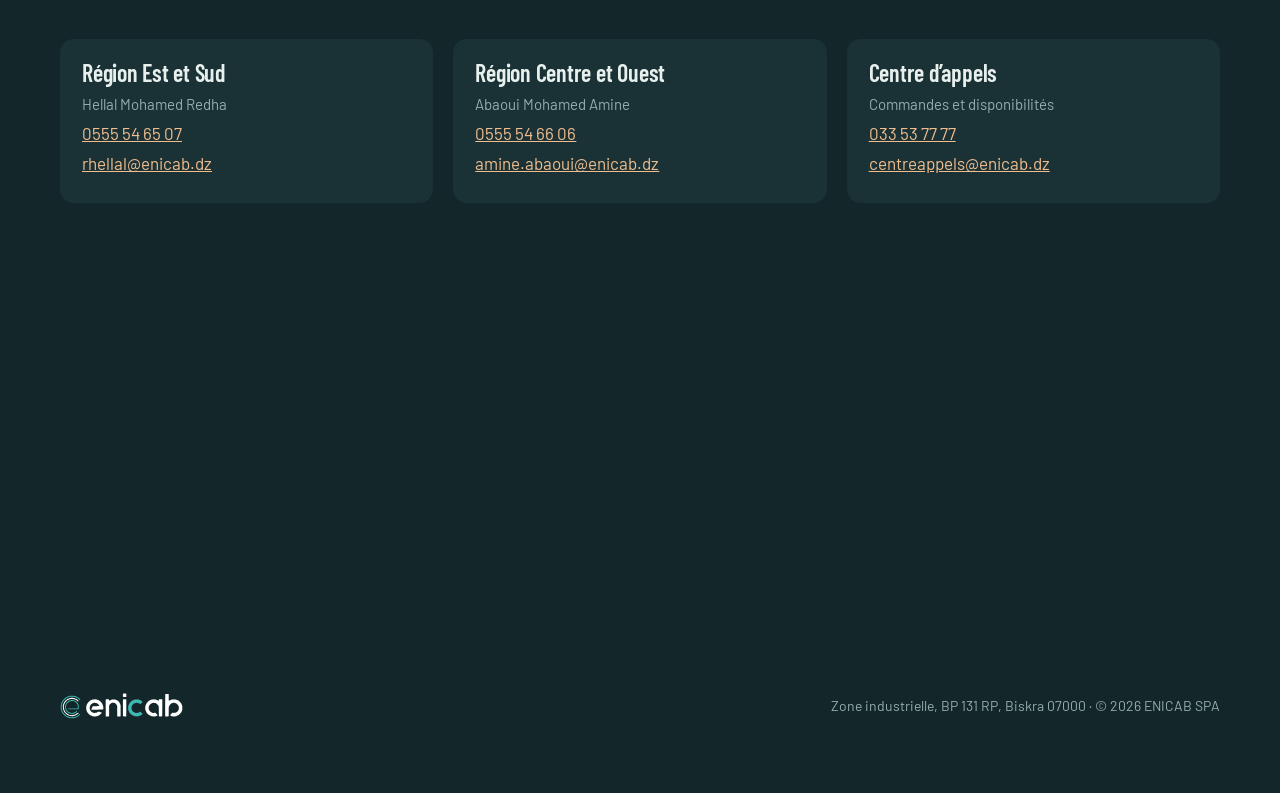
<file: v2/index.html>
<!doctype html>
<html lang="fr">
<head>
<meta charset="utf-8">
<meta name="viewport" content="width=device-width, initial-scale=1, viewport-fit=cover">
<meta name="robots" content="noindex, nofollow">
<title>ENICAB, l’énergie passe par Biskra</title>
<meta name="description" content="Câbles d’énergie ENICAB : basse, moyenne et haute tension, solaires, anti-feu.">
<link rel="icon" href="../assets/img/favicon.svg" type="image/svg+xml">
<link rel="preload" href="../assets/fonts/barlow-condensed-latin-700-normal.woff2" as="font" type="font/woff2" crossorigin>
<link rel="stylesheet" href="../assets/css/v2.css">
<style>
.wire line.run{stroke-dasharray:90 2400;animation:run 3.2s linear infinite}
@keyframes run{from{stroke-dashoffset:2490}to{stroke-dashoffset:0}}
@media (prefers-reduced-motion:reduce){.wire line.run{animation:none;opacity:0}}
</style>
</head>
<body>
<div class="mock-strip"><svg class="picto" viewBox="0 0 24 24" aria-hidden="true"><circle cx="12" cy="12" r="10" fill="none" stroke="currentColor" stroke-width="2"/><path d="M7 15V9l2.5 4L12 9l2.5 4L17 9v6" fill="none" stroke="currentColor" stroke-width="1.8" stroke-linejoin="round"/></svg><span><b>Maquette réalisée par Webminds</b> · ce n’est pas le site officiel d’ENICAB</span></div>
<header class="top">
  <a href="index.html"><img src="../assets/img/logo-light.svg" alt="ENICAB" width="130" height="28"></a>
  <nav aria-label="Navigation">
    <a class="dev" href="#coupes">Gamme</a><a class="dev" href="../produit-h07v.html">Fiches produits</a><a class="dev" href="#calcul">Calculateur</a><a class="dev" href="#contact">Contact</a>
    <a class="b b-amber" href="#contact">Demander un devis</a>
  </nav>
</header>

<main>
<section class="hero">
  <img class="hero-bg" src="../assets/img/usine-biskra.webp" alt="" aria-hidden="true">
  <div class="wire" aria-hidden="true"><svg viewBox="0 0 2400 40" preserveAspectRatio="none"><line x1="0" y1="20" x2="2400" y2="20" stroke="#D68A52" stroke-opacity=".35" stroke-width="2"/><line class="run" x1="0" y1="20" x2="2400" y2="20" stroke="#F5A800" stroke-width="4" stroke-linecap="round"/></svg></div>
  <div class="w">
    <h1>L’énergie du pays passe par Biskra.</h1>
    <p>Depuis la zone industrielle de Biskra, ENICAB fabrique les câbles qui relient les postes, les usines, les chantiers et les champs solaires. Filiale du groupe Condor.</p>
    <div class="cta"><a class="b b-amber" href="#strip">Ouvrir un câble</a><a class="b b-ghost" href="#calcul">Calculer une section</a></div>
  </div>
</section>

<section class="strip" id="strip" aria-label="Un câble moyenne tension couche par couche">
  <div class="strip-in">
    <svg id="strip-svg" role="img" aria-label="Câble 18/30 kV dénudé couche par couche"></svg>
    <div class="w" style="width:100%">
      <div class="strip-bar"><i id="st-bar"></i></div>
      <div class="strip-txt fade" style="margin-top:22px">
        <div class="strip-n" id="st-n">1<small>/4</small></div>
        <div><h3 id="st-t">Gaine extérieure</h3><p id="st-p">La première couche protège le câble des chocs, de l’eau et du soleil pendant toute sa vie de service.</p></div>
      </div>
    </div>
  </div>
</section>

<section class="sec" id="coupes">
  <div class="w">
    <h2>Un câble pour chaque réseau</h2>
    <div class="tabs" id="tabs" role="group" aria-label="Choisir un câble">
      <button data-t="mt" aria-pressed="true">Moyenne tension</button>
      <button data-t="ind" aria-pressed="false">Industriel</button>
      <button data-t="dom" aria-pressed="false">Domestique</button>
      <button data-t="sol" aria-pressed="false">Solaire CHEMSSI</button>
    </div>
    <div class="sel">
      <div class="sel-fig"><svg class="xsec" id="xs" role="img"></svg></div>
      <div>
        <h3 id="xs-t"></h3>
        <ul class="xlegend" id="xs-lg"></ul>
        <p class="mut" style="font-size:14px;margin-top:14px">Vues en coupe, illustrations de principe. Toute la gamme : basse, moyenne, haute et très haute tension, conducteurs nus, torsadés, caténaires, anti-feu MOKAWIM, sans halogène, Fil Trolley, Télécom et Data.</p>
      </div>
    </div>
  </div>
</section>

<section class="sec" style="padding-top:20px">
  <div class="w"><h2>Toute la gamme</h2></div>
  <div class="w"><div class="ecards"><a class="ecard has-fiche" data-cat="dom" href="../produit-h07v.html"><div class="ecard-vis"><span class="fp-badge">Fiche produit</span><div class="cab"><svg class="side" data-side="dom" aria-hidden="true"></svg><i class="spark"></i></div></div><div class="ecard-body"><span class="volt">450/750 V</span><h3>Câbles domestiques</h3><p>Fils H07V-U et H07V-R pour tableaux et logements.</p><div class="ecard-foot"><span class="norm"><em>CEI 60227</em></span><span class="go">Voir la fiche produit</span></div></div></a><a class="ecard has-fiche" data-cat="ind bt" href="../produit-n2xy.html"><div class="ecard-vis"><span class="fp-badge">Fiche produit</span><div class="cab"><svg class="side" data-side="ind" aria-hidden="true"></svg><i class="spark"></i></div></div><div class="ecard-body"><span class="volt">0,6/1 kV</span><h3>Câbles industriels</h3><p>N2XY souple isolé PR, de 1,5 à 400 mm².</p><div class="ecard-foot"><span class="norm"><em>IEC 60502-1</em></span><span class="go">Voir la fiche produit</span></div></div></a><a class="ecard" data-cat="ind bt" href="../gamme.html"><div class="ecard-vis"><div class="cab"><svg class="side" data-side="bt" aria-hidden="true"></svg><i class="spark"></i></div></div><div class="ecard-body"><span class="volt">BT</span><h3>Commande et instrumentation</h3><p>Contrôle et mesure pour l’industrie et le pétrole.</p><div class="ecard-foot"><span class="norm"></span><span class="go">Voir la gamme</span></div></div></a><a class="ecard" data-cat="mt" href="../gamme.html"><div class="ecard-vis"><div class="cab"><svg class="side" data-side="mt" aria-hidden="true"></svg><i class="spark"></i></div></div><div class="ecard-body"><span class="volt">18/30 kV</span><h3>Moyenne tension</h3><p>Unipolaires et tripolaires isolés PRC.</p><div class="ecard-foot"><span class="norm"></span><span class="go">Voir la gamme</span></div></div></a><a class="ecard" data-cat="ht" href="../gamme.html"><div class="ecard-vis"><div class="cab"><svg class="side" data-side="ht" aria-hidden="true"></svg><i class="spark"></i></div></div><div class="ecard-body"><span class="volt">HT, THT</span><h3>Haute et très haute tension</h3><p>Pour le transport d’énergie.</p><div class="ecard-foot"><span class="norm"></span><span class="go">Voir la gamme</span></div></div></a><a class="ecard" data-cat="ht" href="../gamme.html"><div class="ecard-vis"><div class="cab"><svg class="side" data-side="nus" aria-hidden="true"></svg><i class="spark"></i></div></div><div class="ecard-body"><span class="volt">Aérien</span><h3>Nus, torsadés, caténaires</h3><p>Lignes aériennes et réseaux torsadés.</p><div class="ecard-foot"><span class="norm"></span><span class="go">Voir la gamme</span></div></div></a><a class="ecard has-fiche" data-cat="sol" href="../produit.html"><div class="ecard-vis"><span class="fp-badge">Fiche produit</span><div class="cab"><svg class="side" data-side="sol" aria-hidden="true"></svg><i class="spark"></i></div></div><div class="ecard-body"><span class="volt">DC</span><h3>Solaire CHEMSSI</h3><p>H1Z2Z2-K, 25 ans de service minimum.</p><div class="ecard-foot"><span class="norm"><em>EN 50618</em></span><span class="go">Voir la fiche produit</span></div></div></a><a class="ecard" data-cat="sec" href="../gamme.html"><div class="ecard-vis"><div class="cab"><svg class="side" data-side="sec" aria-hidden="true"></svg><i class="spark"></i></div></div><div class="ecard-body"><span class="volt">Sécurité</span><h3>Anti-feu et sans halogène</h3><p>MOKAWIM et câbles sans halogène.</p><div class="ecard-foot"><span class="norm"></span><span class="go">Voir la gamme</span></div></div></a><a class="ecard" data-cat="rail" href="../gamme.html"><div class="ecard-vis"><div class="cab"><svg class="side" data-side="rail" aria-hidden="true"></svg><i class="spark"></i></div></div><div class="ecard-body"><span class="volt">Ferroviaire</span><h3>Fil Trolley</h3><p>Électrification des voies ferrées.</p><div class="ecard-foot"><span class="norm"></span><span class="go">Voir la gamme</span></div></div></a><a class="ecard" data-cat="tel" href="../gamme.html"><div class="ecard-vis"><div class="cab"><svg class="side" data-side="tel" aria-hidden="true"></svg><i class="spark"></i></div></div><div class="ecard-body"><span class="volt">Données</span><h3>Télécom et Data</h3><p>Réseaux de télécommunication.</p><div class="ecard-foot"><span class="norm"></span><span class="go">Voir la gamme</span></div></div></a></div></div>
</section>

<section class="sec feat">
  <div class="w feat-g">
    <img src="../assets/img/sans-halogene.webp" alt="Visuel ENICAB des câbles sans halogène" width="1029" height="423" loading="lazy">
    <div><h2>Le développement sans destruction</h2><p class="mut">Câbles sans halogène et anti-feu MOKAWIM : moins de fumées toxiques en cas d’incendie.</p></div>
  </div>
</section>

<section class="sec" style="background:var(--bg2)">
  <div class="w">
    <h2 style="margin-bottom:30px">Partout où il y a du courant</h2>
    <div class="scards"><article class="scard"><div class="scard-vis"><svg class="neon" viewBox="0 0 320 180" aria-hidden="true" fill="none" stroke-linecap="round" stroke-linejoin="round"><path class="" d="M10 168H310" stroke="#3FF0E0" stroke-width="1.4"/><path class="" d="M160 18L122 168M160 18L198 168M112 52H208M126 84H194M132 52L188 84M188 52L132 84M137 84L183 130M183 84L137 130M130 130H190" stroke="#3FF0E0" stroke-width="2.2"/><path class="flow" d="M0 60Q56 84 112 52M208 52Q264 84 320 60M0 92Q63 112 126 84M194 84Q257 112 320 92" stroke="#FFC23D" stroke-width="1.8"/></svg></div><h3>Distribution d’énergie</h3><p>Réseaux basse et moyenne tension.</p></article><article class="scard"><div class="scard-vis"><svg class="neon" viewBox="0 0 320 180" aria-hidden="true" fill="none" stroke-linecap="round" stroke-linejoin="round"><path class="" d="M10 168H310" stroke="#3FF0E0" stroke-width="1.4"/><path class="" d="M30 168V110H90V168M30 110Q60 98 90 110" stroke="#3FF0E0" stroke-width="2.2"/><path class="" d="M100 168V122H150V168M100 122Q125 112 150 122" stroke="#3FF0E0" stroke-width="2.2"/><path class="" d="M190 168V48H214V168M184 70H220M184 100H220M184 130H220" stroke="#3FF0E0" stroke-width="2.2"/><path class="" d="M250 168V30M244 30H256" stroke="#3FF0E0" stroke-width="2.2"/><path class="flame" d="M250 28C240 14 252 10 250 0C262 12 258 20 250 28Z" stroke="#FFC23D" stroke-width="1.8"/><path class="flow" d="M90 140H100M150 145H190M214 150H250" stroke="#FFC23D" stroke-width="1.6"/></svg></div><h3>Hydrocarbures et pétrochimie</h3><p>Câbles industriels, de commande et d’instrumentation.</p></article><article class="scard"><div class="scard-vis"><svg class="neon" viewBox="0 0 320 180" aria-hidden="true" fill="none" stroke-linecap="round" stroke-linejoin="round"><path class="" d="M10 168H310" stroke="#3FF0E0" stroke-width="1.4"/><path class="" d="M50 168V64H140V168M64 82H80M94 82H110M124 82V82M64 108H80M94 108H110M64 134H80M94 134H110M82 168V148H108V168" stroke="#3FF0E0" stroke-width="2.2"/><path class="" d="M220 168V26M206 168H234M150 32H300M220 26L190 32M220 26L300 32M270 32V74M262 74H278" stroke="#3FF0E0" stroke-width="2.2"/><path class="" d="M140 64V40" stroke="#3FF0E0" stroke-width="1.6"/><path class="flow" d="M270 74V96" stroke="#FFC23D" stroke-width="1.8"/></svg></div><h3>Bâtiment et infrastructures</h3><p>Fils et câbles des grands chantiers du pays.</p></article><article class="scard"><div class="scard-vis"><svg class="neon" viewBox="0 0 320 180" aria-hidden="true" fill="none" stroke-linecap="round" stroke-linejoin="round"><path class="" d="M10 168H310" stroke="#3FF0E0" stroke-width="1.4"/><path class="" d="M30 168V96L76 72V96L122 72V96L168 72V168Z" stroke="#3FF0E0" stroke-width="2.2"/><path class="" d="M196 168V40H220V168M196 60H220" stroke="#3FF0E0" stroke-width="2.2"/><path class="spin" d="M262 112m-26 0a26 26 0 1 0 52 0a26 26 0 1 0 -52 0M262 112m-10 0a10 10 0 1 0 20 0a10 10 0 1 0 -20 0" stroke="#FFC23D" stroke-width="1.8"/></svg></div><h3>Industrie</h3><p>Câbles souples et câbles spéciaux sur mesure.</p></article><article class="scard"><div class="scard-vis"><svg class="neon" viewBox="0 0 320 180" aria-hidden="true" fill="none" stroke-linecap="round" stroke-linejoin="round"><path class="" d="M10 168H310" stroke="#3FF0E0" stroke-width="1.4"/><path class="" d="M160 40L128 168M160 40L192 168M136 136H184M142 108H178M148 80H172M136 136L178 108M184 136L142 108M142 108L172 80M178 108L148 80" stroke="#3FF0E0" stroke-width="2.2"/><path class="wave" d="M140 34Q160 14 180 34M126 24Q160 -8 194 24M112 14Q160 -26 208 14" stroke="#FFC23D" stroke-width="1.8"/></svg></div><h3>Télécoms</h3><p>Câbles Télécom et Data.</p></article><article class="scard"><div class="scard-vis"><svg class="neon" viewBox="0 0 320 180" aria-hidden="true" fill="none" stroke-linecap="round" stroke-linejoin="round"><path class="" d="M10 168H310" stroke="#3FF0E0" stroke-width="1.4"/><path class="" d="M30 168V28M290 168V28M30 36H290" stroke="#3FF0E0" stroke-width="1.8"/><path class="flow" d="M30 50Q160 62 290 50" stroke="#FFC23D" stroke-width="1.8"/><path class="" d="M96 160V112Q96 92 116 92H204Q224 92 224 112V160ZM108 110H212V128H108ZM112 146h12M196 146h12" stroke="#3FF0E0" stroke-width="2.2"/><path class="" d="M160 92L148 74L172 62L160 56" stroke="#3FF0E0" stroke-width="1.8"/></svg></div><h3>Ferroviaire</h3><p>Fil Trolley pour l’électrification des voies.</p></article><article class="scard"><div class="scard-vis"><svg class="neon" viewBox="0 0 320 180" aria-hidden="true" fill="none" stroke-linecap="round" stroke-linejoin="round"><path class="" d="M10 168H310" stroke="#3FF0E0" stroke-width="1.4"/><path class="sun" d="M250 44m-18 0a18 18 0 1 0 36 0a18 18 0 1 0 -36 0M250 12V2M250 86V76M218 44H208M292 44H282M227 21L220 14M273 67L280 74M273 21L280 14M227 67L220 74" stroke="#FFC23D" stroke-width="1.8"/><path class="" d="M30 150L60 96H170L140 150ZM45 123H155M78 96L66 150M115 96L103 150M152 96L140 150" stroke="#3FF0E0" stroke-width="2.2"/><path class="" d="M60 150V168M140 150V168" stroke="#3FF0E0" stroke-width="1.6"/></svg></div><h3>Solaire</h3><p>CHEMSSI H1Z2Z2-K, norme EN 50618.</p></article><article class="scard"><div class="scard-vis"><svg class="neon" viewBox="0 0 320 180" aria-hidden="true" fill="none" stroke-linecap="round" stroke-linejoin="round"><path class="" d="M160 90m-62 0a62 62 0 1 0 124 0a62 62 0 1 0 -124 0M98 90H222M160 28Q126 90 160 152M160 28Q194 90 160 152M108 60H212M108 120H212" stroke="#3FF0E0" stroke-width="2.2"/><path class="flow" d="M40 150Q160 40 280 60" stroke="#FFC23D" stroke-width="1.8"/></svg></div><h3>Export</h3><p>Premières livraisons vers la France en 2022.</p></article></div>
  </div>
</section>

<section class="sec">
  <div class="w">
    <h2>ENICAB en chiffres</h2>
    <div class="figs">
      <div><b>1986</b><span>année de création</span></div>
      <div><b>25 kt</b><span>de câbles par an</span></div>
      <div><b>5 000</b><span>références produites</span></div>
      <div><b>1 000</b><span>clients</span></div>
    </div>
    <span class="verify">Chiffres à valider par l’administration d’ENICAB</span>
    <div class="badges"><span>ISO 9001</span><span>ISO 14001</span><span>ISO 45001</span><span>CE</span><span>Export France depuis 2022</span></div>
    <div class="refs"><span>Sonelgaz</span><span>Sonatrach</span><span>Alstom</span><span>Thales</span><span>Kahrakib</span><span>Kahrif</span><span>Ourhoud</span></div>
  </div>
</section>

<section class="sec" id="calcul" style="background:var(--bg2)">
  <div class="w">
    <h2>Quelle section pour votre ligne&nbsp;?</h2>
    <div class="calc" id="calc">
      <div class="calc-in">
        <div class="field"><label>Alimentation</label><div class="seg" data-k="ph"><button data-v="mono" aria-pressed="true">Monophasé 230 V</button><button data-v="tri" aria-pressed="false">Triphasé 400 V</button></div></div>
        <div class="field"><label for="c-p">Puissance</label><div class="range-in"><input id="c-p" type="range" min="0.5" max="250" step="0.5" value="9"><output id="o-p"></output></div></div>
        <div class="field"><label for="c-l">Longueur de la ligne</label><div class="range-in"><input id="c-l" type="range" min="5" max="500" step="5" value="40"><output id="o-l"></output></div></div>
        <div class="field"><label>Chute de tension admise</label><div class="seg" data-k="drop"><button data-v="3" aria-pressed="false">3 % éclairage</button><button data-v="5" aria-pressed="true">5 % autres</button></div></div>
      </div>
      <div class="calc-out" aria-live="polite">
        <span class="mut" style="font-size:15px">Section recommandée</span>
        <div class="res" id="r-s">–</div>
        <div class="ref" id="r-ref"></div>
        <dl><dt>Courant</dt><dd id="r-i"></dd><dt>Tension</dt><dd id="r-u"></dd><dt>Chute de tension réelle</dt><dd id="r-d"></dd><dt>Facteur de puissance</dt><dd>0,85</dd></dl>
        <a class="b b-amber" href="#contact" style="align-self:flex-start;margin-bottom:16px">Demander un devis</a>
        <p class="note">Estimation pour âme cuivre, pose sous conduit. À valider par le bureau d’études ENICAB.</p>
      </div>
    </div>
  </div>
</section>

<section class="sec" id="contact">
  <div class="w">
    <h2>Parlez à votre commercial</h2>
    <div class="people">
      <article><h3>Région Est et Sud</h3><p class="who">Hellal Mohamed Redha</p><p><a href="tel:+213555546507">0555 54 65 07</a></p><p><a href="mailto:rhellal@enicab.dz">rhellal@enicab.dz</a></p></article>
      <article><h3>Région Centre et Ouest</h3><p class="who">Abaoui Mohamed Amine</p><p><a href="tel:+213555546606">0555 54 66 06</a></p><p><a href="mailto:amine.abaoui@enicab.dz">amine.abaoui@enicab.dz</a></p></article>
      <article><h3>Centre d’appels</h3><p class="who">Commandes et disponibilités</p><p><a href="tel:+21333537777">033 53 77 77</a></p><p><a href="mailto:centreappels@enicab.dz">centreappels@enicab.dz</a></p></article>
    </div>
  </div>
</section>
</main>

<section class="map" aria-label="Carte"><iframe title="ENICAB, zone industrielle de Biskra" loading="lazy" src="https://www.google.com/maps?q=ENICAB%20Zone%20Industrielle%20Biskra&output=embed"></iframe></section>
<footer class="ftr"><div class="w"><img src="../assets/img/logo-light.svg" alt="ENICAB" width="120" height="26"><span>Zone industrielle, BP 131 RP, Biskra 07000 · © 2026 ENICAB SPA</span></div></footer>

<a class="vpill" href="../index.html"><i></i>Découvrir la version corporate</a>
<div class="demo-bar"><svg class="picto" viewBox="0 0 24 24" aria-hidden="true"><circle cx="12" cy="12" r="10" fill="none" stroke="currentColor" stroke-width="2"/><path d="M7 15V9l2.5 4L12 9l2.5 4L17 9v6" fill="none" stroke="currentColor" stroke-width="1.8" stroke-linejoin="round"/></svg><span><b>Maquette réalisée par Webminds</b> · site non officiel · aucun formulaire n’est enregistré</span></div>
<script src="../assets/js/cable.js"></script>
<script src="../assets/js/main.js"></script>
<script src="../assets/js/v2.js"></script><script data-wml>(function(){if(window.__wmL)return;window.__wmL=1;
var C={"p": "ENICAB", "mail": null, "wa": "213797372452", "v": [["/", "Version corporate", "Claire et rassurante"], ["/v2/", "Version moderne", "Immersive et animée"]]};
function ready(f){document.readyState==='loading'?document.addEventListener('DOMContentLoaded',f):f()}
ready(function(){
var css='.wmL-b{position:fixed;right:14px;bottom:calc(56px + env(safe-area-inset-bottom));z-index:2147483000;border:0;border-radius:999px;background:#1C2452;color:#fff;font:700 13px/1 system-ui,-apple-system,Segoe UI,Roboto,sans-serif;padding:11px 15px;box-shadow:0 6px 22px rgba(20,30,60,.35);cursor:pointer;display:flex;align-items:center;gap:7px}'
+'@media(max-width:520px){.wmL-b{bottom:calc(112px + env(safe-area-inset-bottom));font-size:12.5px;padding:10px 13px}}'
+'.wmL-m{position:fixed;inset:0;z-index:2147483001;background:rgba(10,14,25,.55);display:none;align-items:flex-end;justify-content:center;font-family:system-ui,-apple-system,Segoe UI,Roboto,sans-serif}.wmL-m.on{display:flex}@media(min-width:700px){.wmL-m{align-items:center;padding:20px}}'
+'.wmL-x{box-sizing:border-box;position:relative;background:#fff;color:#1C2452;width:100%;max-width:470px;max-height:92vh;overflow:auto;border-radius:22px 22px 0 0;padding:24px 22px calc(22px + env(safe-area-inset-bottom));text-align:left}@media(min-width:700px){.wmL-x{border-radius:22px}}'
+'.wmL-x *{box-sizing:border-box}.wmL-c{position:absolute;top:12px;right:12px;width:36px;height:36px;border:0;border-radius:50%;background:#F0F2F1;font-size:16px;cursor:pointer;color:#1C2452}'
+'.wmL-x h3{font:800 26px/1.1 system-ui,-apple-system,sans-serif;margin:4px 40px 10px 0;color:inherit}.wmL-x p{margin:0 0 14px;line-height:1.5;font-size:14.5px;opacity:.85}'
+'.wmL-o{background:linear-gradient(115deg,#1C2452,#2E4B9A);color:#fff}.wmL-o .wmL-c{background:rgba(255,255,255,.2);color:#fff}.wmL-big{font:900 54px/.95 system-ui,-apple-system,sans-serif;letter-spacing:-.02em;margin:6px 0 2px}.wmL-big small{display:block;font-size:19px;font-weight:700;letter-spacing:0;margin-top:6px}'
+'.wmL-tag{display:inline-block;background:#F5B841;color:#1C2452;font:800 11px system-ui,sans-serif;letter-spacing:.08em;border-radius:999px;padding:5px 10px}'
+'.wmL-btn{display:flex;align-items:center;justify-content:center;width:100%;border:0;border-radius:14px;padding:14px;font:800 15px system-ui,-apple-system,sans-serif;cursor:pointer;margin-top:8px}.wmL-w{background:#fff;color:#1C2452}.wmL-g{background:#1FAF55;color:#fff}.wmL-n{background:#1C2452;color:#fff}.wmL-l{background:transparent;color:inherit;font-weight:600;font-size:13.5px;padding:10px}'
+'.wmL-s{font:700 11.5px system-ui,sans-serif;text-transform:uppercase;letter-spacing:.06em;opacity:.6;margin:12px 0 8px}.wmL-ch{display:grid;gap:8px}.wmL-ch label{display:flex;align-items:center;gap:10px;border:1.5px solid #E2E6E3;border-radius:12px;padding:11px 12px;cursor:pointer;font-size:14px;font-weight:600}.wmL-ch label small{display:block;font-weight:500;opacity:.65;font-size:12px}.wmL-ch input{width:18px;height:18px;flex:none;accent-color:#1FAF55}'
+'.wmL-f{display:grid;gap:8px;margin:12px 0 6px}.wmL-f input{border:1.5px solid #E2E6E3;border-radius:12px;padding:12px;font:500 16px system-ui,sans-serif;color:#1C2452;background:#fff;-webkit-user-select:text!important;user-select:text!important;width:100%}'
+'.wmL-ok{text-align:center}.wmL-ok i{display:grid;place-items:center;width:64px;height:64px;margin:6px auto 12px;border-radius:50%;background:#E8F7EE;color:#1FAF55;font-style:normal;font-size:30px}';
var st=document.createElement('style');st.textContent=css;document.head.appendChild(st);
function ss(k,v){try{if(v===undefined)return sessionStorage.getItem(k);sessionStorage.setItem(k,v)}catch(e){}}
var p=location.pathname,cur=0;C.v.forEach(function(v,i){if(v[0]!=='/'&&p.indexOf(v[0])===0)cur=i});
var off=document.createElement('div');off.className='wmL-m';off.innerHTML='<div class="wmL-x wmL-o" role="dialog" aria-modal="true"><button class="wmL-c" type="button" aria-label="Fermer">✕</button><span class="wmL-tag">OFFERT</span><div class="wmL-big">1 mois<small>de gestion de vos réseaux sociaux</small></div><p style="margin-top:12px">Pour la création de votre site, Webminds gère gratuitement vos pages Facebook et Instagram pendant le premier mois : visuels, publications et réponses aux messages.</p><button class="wmL-btn wmL-w" type="button" data-i>Ça m’intéresse</button><button class="wmL-btn wmL-l" type="button" data-c>Continuer la visite</button></div>';
var ch='';C.v.forEach(function(v,i){ch+='<label><input type="radio" name="wmLv" value="'+v[1]+'"'+(i===cur?' checked':'')+'><span>'+v[1]+(v[2]?'<small>'+v[2]+'</small>':'')+'</span></label>'});
var it=document.createElement('div');it.className='wmL-m';it.innerHTML='<div class="wmL-x" role="dialog" aria-modal="true"><button class="wmL-c" type="button" aria-label="Fermer">✕</button><div data-s1><h3>Cette maquette vous plaît ?</h3><p>Choisissez la version qui vous intéresse : Webminds vous recontacte pour vous la présenter.</p>'+(C.v.length>1?'<div class="wmL-s">La version préférée</div><div class="wmL-ch">'+ch+'</div>':'')+'<div class="wmL-s">En plus</div><div class="wmL-ch"><label><input type="checkbox" value="Gestion des réseaux sociaux (1 mois offert)"><span>Réseaux sociaux<small>1 mois de gestion offert avec le site</small></span></label></div><div class="wmL-f"><input name="n" placeholder="Votre nom" autocomplete="name"><input name="t" type="tel" inputmode="tel" placeholder="Votre téléphone (facultatif)" autocomplete="tel"></div><button class="wmL-btn wmL-g" type="button" data-w>Envoyer sur WhatsApp</button>'+(C.mail?'<button class="wmL-btn wmL-l" type="button" data-e>Envoyer par e-mail</button>':'')+'</div><div class="wmL-ok" data-s2 hidden><i>✓</i><h3 style="margin:0 0 8px">Merci !</h3><p>Votre choix a bien été transmis à Webminds. Nous vous recontactons très vite.</p><button class="wmL-btn wmL-n" type="button" data-c>Continuer la visite</button></div></div>';
document.body.appendChild(off);document.body.appendChild(it);
var b=document.createElement('button');b.type='button';b.className='wmL-b';b.innerHTML='<b style="font-size:15px">♥</b>Ça m’intéresse';document.body.appendChild(b);
function op(m){off.classList.remove('on');it.classList.remove('on');m.classList.add('on')}
[off,it].forEach(function(m){m.addEventListener('click',function(e){if(e.target===m||e.target.closest('.wmL-c')||e.target.closest('[data-c]'))m.classList.remove('on')})});
b.onclick=function(){op(it)};off.querySelector('[data-i]').onclick=function(){op(it)};
function msg(){var v=(it.querySelector('input[name=wmLv]:checked')||{}).value||C.v[cur][1],x=[].map.call(it.querySelectorAll('input[type=checkbox]:checked'),function(c){return c.value}),n=it.querySelector('[name=n]').value.trim(),t=it.querySelector('[name=t]').value.trim();
 return{v:v,x:x,n:n,t:t,txt:'Bonjour Webminds, la maquette '+C.p+' m’intéresse.\nVersion préférée : '+v+(x.length?'\nEn plus : '+x.join(', '):'')+(n?'\nNom : '+n:'')+(t?'\nTéléphone : '+t:'')+'\nLien : '+location.origin+C.v[cur][0]}}
function mail(m){if(!C.mail)return;try{fetch('https://formsubmit.co/ajax/'+C.mail,{method:'POST',keepalive:true,headers:{'Content-Type':'application/json','Accept':'application/json'},body:JSON.stringify({_subject:'Maquette '+C.p+' : intéressé ('+m.v+')',Prospect:C.p,Version:m.v,Options:m.x.join(', ')||'-',Nom:m.n||'-',Telephone:m.t||'-',Lien:location.origin+C.v[cur][0],_template:'table',_captcha:'false'})}).catch(function(){})}catch(e){}}
function done(){it.querySelector('[data-s1]').hidden=true;it.querySelector('[data-s2]').hidden=false;ss('wmL-sent','1')}
it.querySelector('[data-w]').onclick=function(){var m=msg();mail(m);done();location.href='https://wa.me/'+C.wa+'?text='+encodeURIComponent(m.txt)};
var e=it.querySelector('[data-e]');if(e)e.onclick=function(){mail(msg());done()};
var sh=ss('wmL-off');addEventListener('scroll',function(){var r=(scrollY+innerHeight)/document.documentElement.scrollHeight;
 if(!sh&&scrollY>500&&r>.3){sh=1;ss('wmL-off','1');op(off)}
 if(!ss('wmL-it')&&!ss('wmL-sent')&&sh&&r>.92&&!off.classList.contains('on')){ss('wmL-it','1');op(it)}},{passive:true});
});})();
</script></body>
</html>
</file>
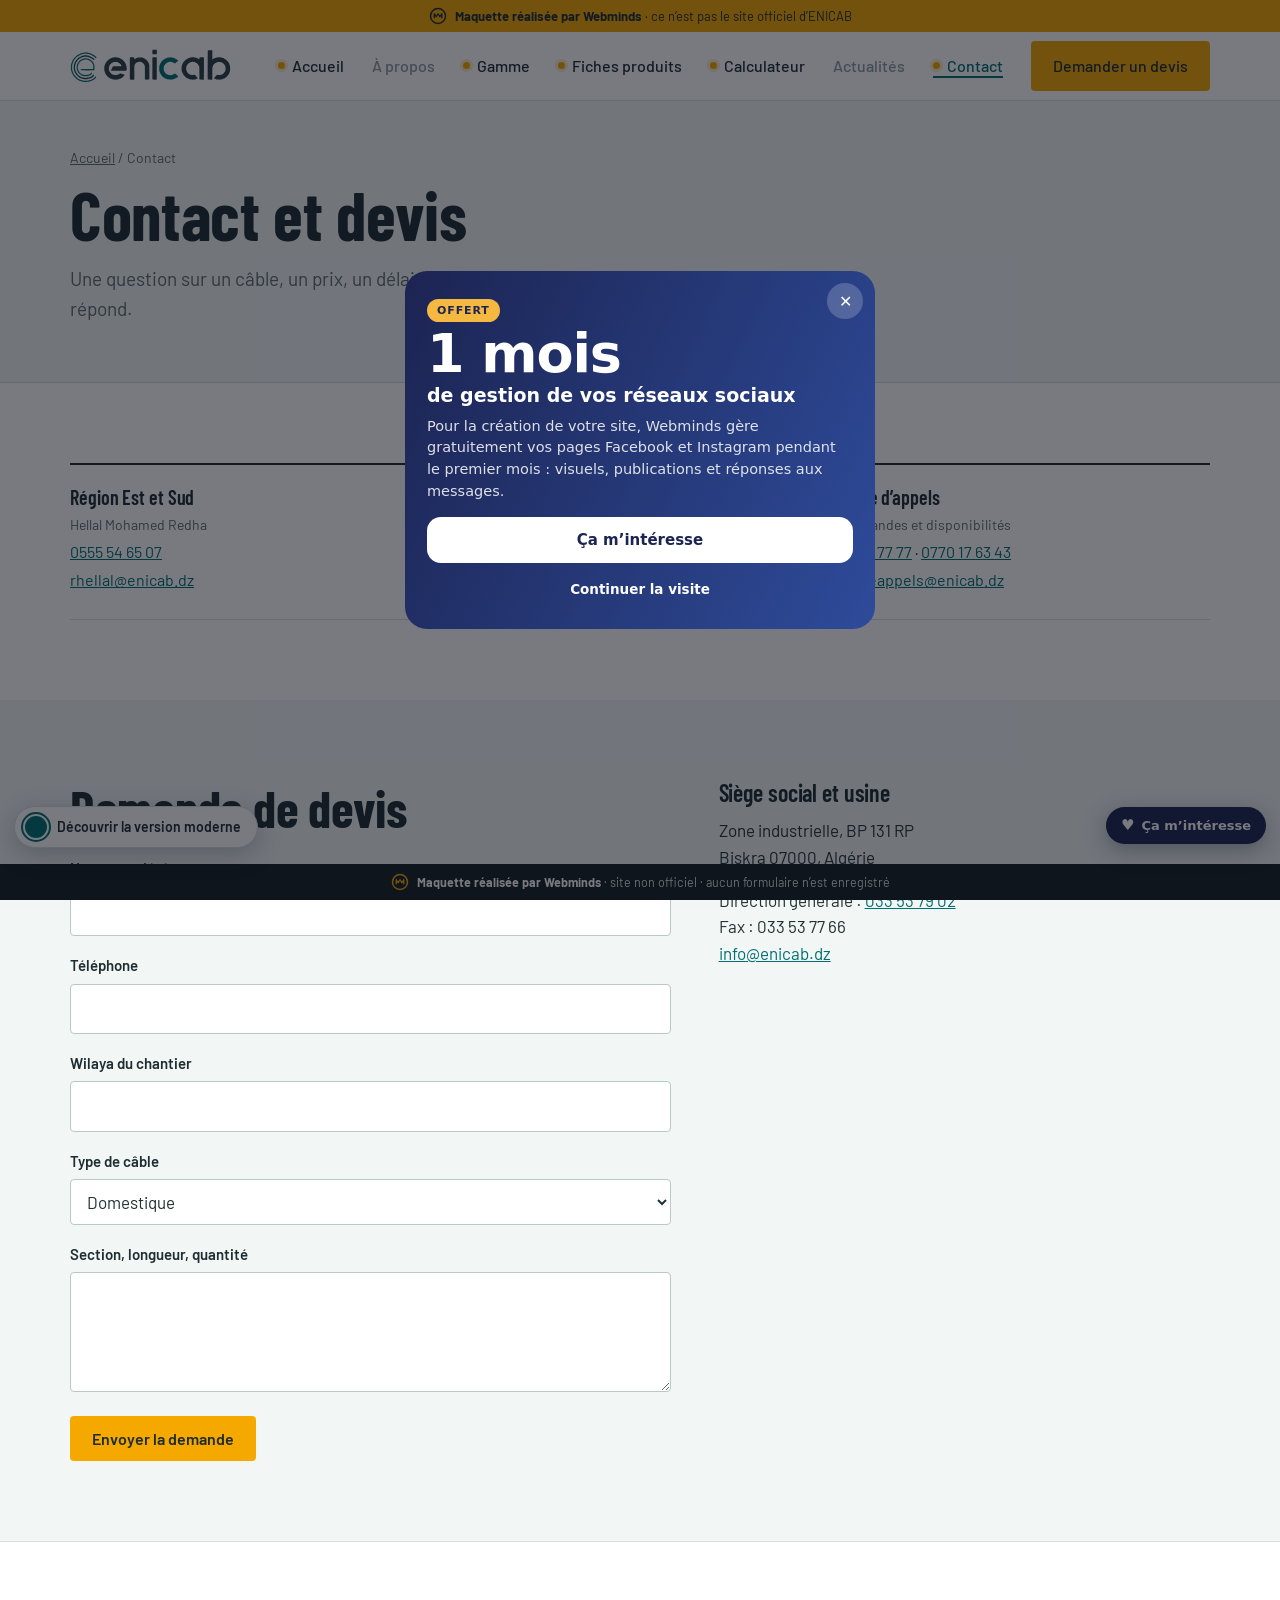
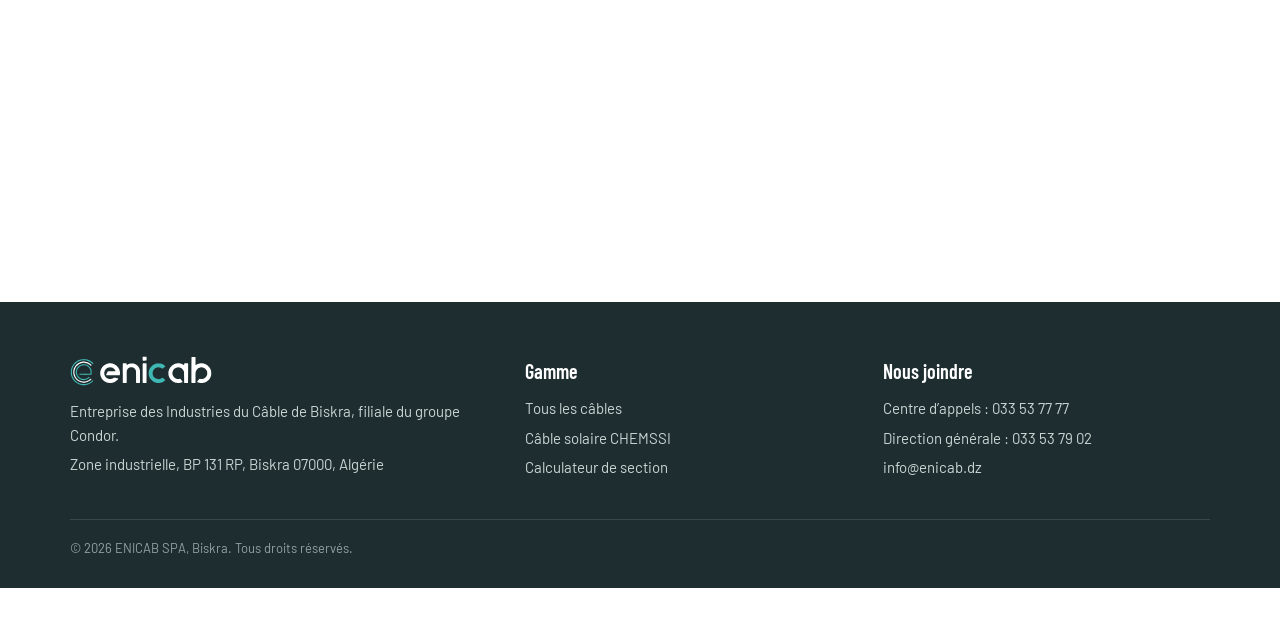
<file: contact.html>
<!doctype html>
<html lang="fr">
<head>
<meta charset="utf-8">
<meta name="viewport" content="width=device-width, initial-scale=1, viewport-fit=cover">
<meta name="robots" content="noindex, nofollow">
<title>Contacter ENICAB</title>
<meta name="description" content="Commerciaux par région, centre d’appels et demande de devis.">
<link rel="icon" href="assets/img/favicon.svg" type="image/svg+xml">
<link rel="preload" href="assets/fonts/barlow-condensed-latin-700-normal.woff2" as="font" type="font/woff2" crossorigin>
<link rel="stylesheet" href="assets/css/style.css">
</head>
<body>
<div class="mock-strip"><svg class="picto" viewBox="0 0 24 24" aria-hidden="true"><circle cx="12" cy="12" r="10" fill="none" stroke="currentColor" stroke-width="2"/><path d="M7 15V9l2.5 4L12 9l2.5 4L17 9v6" fill="none" stroke="currentColor" stroke-width="1.8" stroke-linejoin="round"/></svg><span><b>Maquette réalisée par Webminds</b> · ce n’est pas le site officiel d’ENICAB</span></div><header class="hdr">
  <div class="wrap">
    <a class="hdr-logo" href="index.html"><img src="assets/img/logo.svg" alt="ENICAB" width="235" height="50"></a>
    <nav class="hdr-nav" aria-label="Navigation principale">
      <a href="index.html" class="dev" title="Page développée dans la maquette">Accueil</a><a href="#" class="nodev" data-nodev title="Page non incluse dans la maquette">À propos</a><a href="gamme.html" class="dev" title="Page développée dans la maquette">Gamme</a><a href="produit-h07v.html" class="dev" title="Page développée dans la maquette">Fiches produits</a><a href="gamme.html#calcul" class="dev" title="Page développée dans la maquette">Calculateur</a><a href="#" class="nodev" data-nodev title="Page non incluse dans la maquette">Actualités</a><a href="contact.html" class="dev" aria-current="page" title="Page développée dans la maquette">Contact</a>
      <span class="nav-key"><i></i>Page développée dans la maquette</span>
      <a class="btn btn-amber" href="contact.html#devis">Demander un devis</a>
    </nav>
    <button class="burger" aria-label="Ouvrir le menu" aria-expanded="false"><span></span><span></span><span></span></button>
  </div>
</header>
<div class="toast" role="status" aria-live="polite"></div>

<main>
<section class="page-hd"><div class="wrap"><div class="crumb"><a href="index.html">Accueil</a> / Contact</div><h1>Contact et devis</h1><p class="lead" style="margin-top:14px">Une question sur un câble, un prix, un délai&nbsp;: votre commercial régional vous répond.</p></div></section>
<section class="sec"><div class="wrap"><div class="people">
  <article><h3>Région Est et Sud</h3><p class="who">Hellal Mohamed Redha</p><p><a href="tel:+213555546507">0555 54 65 07</a></p><p><a href="mailto:rhellal@enicab.dz">rhellal@enicab.dz</a></p></article>
  <article><h3>Région Centre et Ouest</h3><p class="who">Abaoui Mohamed Amine</p><p><a href="tel:+213555546606">0555 54 66 06</a></p><p><a href="mailto:amine.abaoui@enicab.dz">amine.abaoui@enicab.dz</a></p></article>
  <article><h3>Centre d’appels</h3><p class="who">Commandes et disponibilités</p><p><a href="tel:+21333537777">033 53 77 77</a> · <a href="tel:+213770176343">0770 17 63 43</a></p><p><a href="mailto:centreappels@enicab.dz">centreappels@enicab.dz</a></p></article>
</div></div></section>
<section class="sec sec-mist" id="devis">
  <div class="wrap cgrid">
    <form data-fake>
      <h2 style="margin-bottom:22px">Demande de devis</h2>
      <div class="field"><label for="f-n">Nom et société</label><input id="f-n" required autocomplete="organization"></div>
      <div class="field"><label for="f-t">Téléphone</label><input id="f-t" type="tel" required autocomplete="tel"></div>
      <div class="field"><label for="f-w">Wilaya du chantier</label><input id="f-w"></div>
      <div class="field"><label for="f-c">Type de câble</label><select id="f-c"><option>Domestique</option><option>Industriel</option><option>Moyenne tension</option><option>Haute tension</option><option>Solaire CHEMSSI</option><option>Anti-feu ou sans halogène</option><option>Autre</option></select></div>
      <div class="field"><label for="f-m">Section, longueur, quantité</label><textarea id="f-m"></textarea></div>
      <button class="btn btn-amber" type="submit">Envoyer la demande</button>
      <p class="ok" tabindex="-1">Demande envoyée. Un commercial ENICAB vous rappelle.</p>
    </form>
    <div>
      <h3 style="margin-bottom:12px">Siège social et usine</h3>
      <p>Zone industrielle, BP 131 RP<br>Biskra 07000, Algérie</p>
      <p>Direction générale : <a href="tel:+21333537902">033 53 79 02</a><br>Fax : 033 53 77 66<br><a href="mailto:info@enicab.dz">info@enicab.dz</a></p>
    </div>
  </div>
</section>
</main>
<section class="map" aria-label="Carte"><iframe title="ENICAB, zone industrielle de Biskra" loading="lazy" src="https://www.google.com/maps?q=ENICAB%20Zone%20Industrielle%20Biskra&output=embed"></iframe></section>
<footer class="ftr">
  <div class="wrap">
    <div class="ftr-grid">
      <div>
        <img src="assets/img/logo-light.svg" alt="ENICAB" width="140" height="30">
        <p>Entreprise des Industries du Câble de Biskra, filiale du groupe Condor.</p>
        <p>Zone industrielle, BP 131 RP, Biskra 07000, Algérie</p>
      </div>
      <div>
        <h4>Gamme</h4>
        <p><a href="gamme.html">Tous les câbles</a></p>
        <p><a href="produit.html">Câble solaire CHEMSSI</a></p>
        <p><a href="gamme.html#calcul">Calculateur de section</a></p>
      </div>
      <div>
        <h4>Nous joindre</h4>
        <p>Centre d’appels : <a href="tel:+21333537777">033 53 77 77</a></p>
        <p>Direction générale : <a href="tel:+21333537902">033 53 79 02</a></p>
        <p><a href="mailto:info@enicab.dz">info@enicab.dz</a></p>
      </div>
    </div>
    <div class="ftr-bot">© 2026 ENICAB SPA, Biskra. Tous droits réservés.</div>
  </div>
</footer>
<a class="vpill" href="v2/index.html"><i></i>Découvrir la version moderne</a>
<div class="demo-bar"><svg class="picto" viewBox="0 0 24 24" aria-hidden="true"><circle cx="12" cy="12" r="10" fill="none" stroke="currentColor" stroke-width="2"/><path d="M7 15V9l2.5 4L12 9l2.5 4L17 9v6" fill="none" stroke="currentColor" stroke-width="1.8" stroke-linejoin="round"/></svg><span><b>Maquette réalisée par Webminds</b> · site non officiel · aucun formulaire n’est enregistré</span></div>
<script src="assets/js/cable.js"></script>
<script src="assets/js/main.js"></script><script data-wml>(function(){if(window.__wmL)return;window.__wmL=1;
var C={"p": "ENICAB", "mail": null, "wa": "213797372452", "v": [["/", "Version corporate", "Claire et rassurante"], ["/v2/", "Version moderne", "Immersive et animée"]]};
function ready(f){document.readyState==='loading'?document.addEventListener('DOMContentLoaded',f):f()}
ready(function(){
var css='.wmL-b{position:fixed;right:14px;bottom:calc(56px + env(safe-area-inset-bottom));z-index:2147483000;border:0;border-radius:999px;background:#1C2452;color:#fff;font:700 13px/1 system-ui,-apple-system,Segoe UI,Roboto,sans-serif;padding:11px 15px;box-shadow:0 6px 22px rgba(20,30,60,.35);cursor:pointer;display:flex;align-items:center;gap:7px}'
+'@media(max-width:520px){.wmL-b{bottom:calc(112px + env(safe-area-inset-bottom));font-size:12.5px;padding:10px 13px}}'
+'.wmL-m{position:fixed;inset:0;z-index:2147483001;background:rgba(10,14,25,.55);display:none;align-items:flex-end;justify-content:center;font-family:system-ui,-apple-system,Segoe UI,Roboto,sans-serif}.wmL-m.on{display:flex}@media(min-width:700px){.wmL-m{align-items:center;padding:20px}}'
+'.wmL-x{box-sizing:border-box;position:relative;background:#fff;color:#1C2452;width:100%;max-width:470px;max-height:92vh;overflow:auto;border-radius:22px 22px 0 0;padding:24px 22px calc(22px + env(safe-area-inset-bottom));text-align:left}@media(min-width:700px){.wmL-x{border-radius:22px}}'
+'.wmL-x *{box-sizing:border-box}.wmL-c{position:absolute;top:12px;right:12px;width:36px;height:36px;border:0;border-radius:50%;background:#F0F2F1;font-size:16px;cursor:pointer;color:#1C2452}'
+'.wmL-x h3{font:800 26px/1.1 system-ui,-apple-system,sans-serif;margin:4px 40px 10px 0;color:inherit}.wmL-x p{margin:0 0 14px;line-height:1.5;font-size:14.5px;opacity:.85}'
+'.wmL-o{background:linear-gradient(115deg,#1C2452,#2E4B9A);color:#fff}.wmL-o .wmL-c{background:rgba(255,255,255,.2);color:#fff}.wmL-big{font:900 54px/.95 system-ui,-apple-system,sans-serif;letter-spacing:-.02em;margin:6px 0 2px}.wmL-big small{display:block;font-size:19px;font-weight:700;letter-spacing:0;margin-top:6px}'
+'.wmL-tag{display:inline-block;background:#F5B841;color:#1C2452;font:800 11px system-ui,sans-serif;letter-spacing:.08em;border-radius:999px;padding:5px 10px}'
+'.wmL-btn{display:flex;align-items:center;justify-content:center;width:100%;border:0;border-radius:14px;padding:14px;font:800 15px system-ui,-apple-system,sans-serif;cursor:pointer;margin-top:8px}.wmL-w{background:#fff;color:#1C2452}.wmL-g{background:#1FAF55;color:#fff}.wmL-n{background:#1C2452;color:#fff}.wmL-l{background:transparent;color:inherit;font-weight:600;font-size:13.5px;padding:10px}'
+'.wmL-s{font:700 11.5px system-ui,sans-serif;text-transform:uppercase;letter-spacing:.06em;opacity:.6;margin:12px 0 8px}.wmL-ch{display:grid;gap:8px}.wmL-ch label{display:flex;align-items:center;gap:10px;border:1.5px solid #E2E6E3;border-radius:12px;padding:11px 12px;cursor:pointer;font-size:14px;font-weight:600}.wmL-ch label small{display:block;font-weight:500;opacity:.65;font-size:12px}.wmL-ch input{width:18px;height:18px;flex:none;accent-color:#1FAF55}'
+'.wmL-f{display:grid;gap:8px;margin:12px 0 6px}.wmL-f input{border:1.5px solid #E2E6E3;border-radius:12px;padding:12px;font:500 16px system-ui,sans-serif;color:#1C2452;background:#fff;-webkit-user-select:text!important;user-select:text!important;width:100%}'
+'.wmL-ok{text-align:center}.wmL-ok i{display:grid;place-items:center;width:64px;height:64px;margin:6px auto 12px;border-radius:50%;background:#E8F7EE;color:#1FAF55;font-style:normal;font-size:30px}';
var st=document.createElement('style');st.textContent=css;document.head.appendChild(st);
function ss(k,v){try{if(v===undefined)return sessionStorage.getItem(k);sessionStorage.setItem(k,v)}catch(e){}}
var p=location.pathname,cur=0;C.v.forEach(function(v,i){if(v[0]!=='/'&&p.indexOf(v[0])===0)cur=i});
var off=document.createElement('div');off.className='wmL-m';off.innerHTML='<div class="wmL-x wmL-o" role="dialog" aria-modal="true"><button class="wmL-c" type="button" aria-label="Fermer">✕</button><span class="wmL-tag">OFFERT</span><div class="wmL-big">1 mois<small>de gestion de vos réseaux sociaux</small></div><p style="margin-top:12px">Pour la création de votre site, Webminds gère gratuitement vos pages Facebook et Instagram pendant le premier mois : visuels, publications et réponses aux messages.</p><button class="wmL-btn wmL-w" type="button" data-i>Ça m’intéresse</button><button class="wmL-btn wmL-l" type="button" data-c>Continuer la visite</button></div>';
var ch='';C.v.forEach(function(v,i){ch+='<label><input type="radio" name="wmLv" value="'+v[1]+'"'+(i===cur?' checked':'')+'><span>'+v[1]+(v[2]?'<small>'+v[2]+'</small>':'')+'</span></label>'});
var it=document.createElement('div');it.className='wmL-m';it.innerHTML='<div class="wmL-x" role="dialog" aria-modal="true"><button class="wmL-c" type="button" aria-label="Fermer">✕</button><div data-s1><h3>Cette maquette vous plaît ?</h3><p>Choisissez la version qui vous intéresse : Webminds vous recontacte pour vous la présenter.</p>'+(C.v.length>1?'<div class="wmL-s">La version préférée</div><div class="wmL-ch">'+ch+'</div>':'')+'<div class="wmL-s">En plus</div><div class="wmL-ch"><label><input type="checkbox" value="Gestion des réseaux sociaux (1 mois offert)"><span>Réseaux sociaux<small>1 mois de gestion offert avec le site</small></span></label></div><div class="wmL-f"><input name="n" placeholder="Votre nom" autocomplete="name"><input name="t" type="tel" inputmode="tel" placeholder="Votre téléphone (facultatif)" autocomplete="tel"></div><button class="wmL-btn wmL-g" type="button" data-w>Envoyer sur WhatsApp</button>'+(C.mail?'<button class="wmL-btn wmL-l" type="button" data-e>Envoyer par e-mail</button>':'')+'</div><div class="wmL-ok" data-s2 hidden><i>✓</i><h3 style="margin:0 0 8px">Merci !</h3><p>Votre choix a bien été transmis à Webminds. Nous vous recontactons très vite.</p><button class="wmL-btn wmL-n" type="button" data-c>Continuer la visite</button></div></div>';
document.body.appendChild(off);document.body.appendChild(it);
var b=document.createElement('button');b.type='button';b.className='wmL-b';b.innerHTML='<b style="font-size:15px">♥</b>Ça m’intéresse';document.body.appendChild(b);
function op(m){off.classList.remove('on');it.classList.remove('on');m.classList.add('on')}
[off,it].forEach(function(m){m.addEventListener('click',function(e){if(e.target===m||e.target.closest('.wmL-c')||e.target.closest('[data-c]'))m.classList.remove('on')})});
b.onclick=function(){op(it)};off.querySelector('[data-i]').onclick=function(){op(it)};
function msg(){var v=(it.querySelector('input[name=wmLv]:checked')||{}).value||C.v[cur][1],x=[].map.call(it.querySelectorAll('input[type=checkbox]:checked'),function(c){return c.value}),n=it.querySelector('[name=n]').value.trim(),t=it.querySelector('[name=t]').value.trim();
 return{v:v,x:x,n:n,t:t,txt:'Bonjour Webminds, la maquette '+C.p+' m’intéresse.\nVersion préférée : '+v+(x.length?'\nEn plus : '+x.join(', '):'')+(n?'\nNom : '+n:'')+(t?'\nTéléphone : '+t:'')+'\nLien : '+location.origin+C.v[cur][0]}}
function mail(m){if(!C.mail)return;try{fetch('https://formsubmit.co/ajax/'+C.mail,{method:'POST',keepalive:true,headers:{'Content-Type':'application/json','Accept':'application/json'},body:JSON.stringify({_subject:'Maquette '+C.p+' : intéressé ('+m.v+')',Prospect:C.p,Version:m.v,Options:m.x.join(', ')||'-',Nom:m.n||'-',Telephone:m.t||'-',Lien:location.origin+C.v[cur][0],_template:'table',_captcha:'false'})}).catch(function(){})}catch(e){}}
function done(){it.querySelector('[data-s1]').hidden=true;it.querySelector('[data-s2]').hidden=false;ss('wmL-sent','1')}
it.querySelector('[data-w]').onclick=function(){var m=msg();mail(m);done();location.href='https://wa.me/'+C.wa+'?text='+encodeURIComponent(m.txt)};
var e=it.querySelector('[data-e]');if(e)e.onclick=function(){mail(msg());done()};
var sh=ss('wmL-off');addEventListener('scroll',function(){var r=(scrollY+innerHeight)/document.documentElement.scrollHeight;
 if(!sh&&scrollY>500&&r>.3){sh=1;ss('wmL-off','1');op(off)}
 if(!ss('wmL-it')&&!ss('wmL-sent')&&sh&&r>.92&&!off.classList.contains('on')){ss('wmL-it','1');op(it)}},{passive:true});
});})();
</script></body>
</html>
</file>
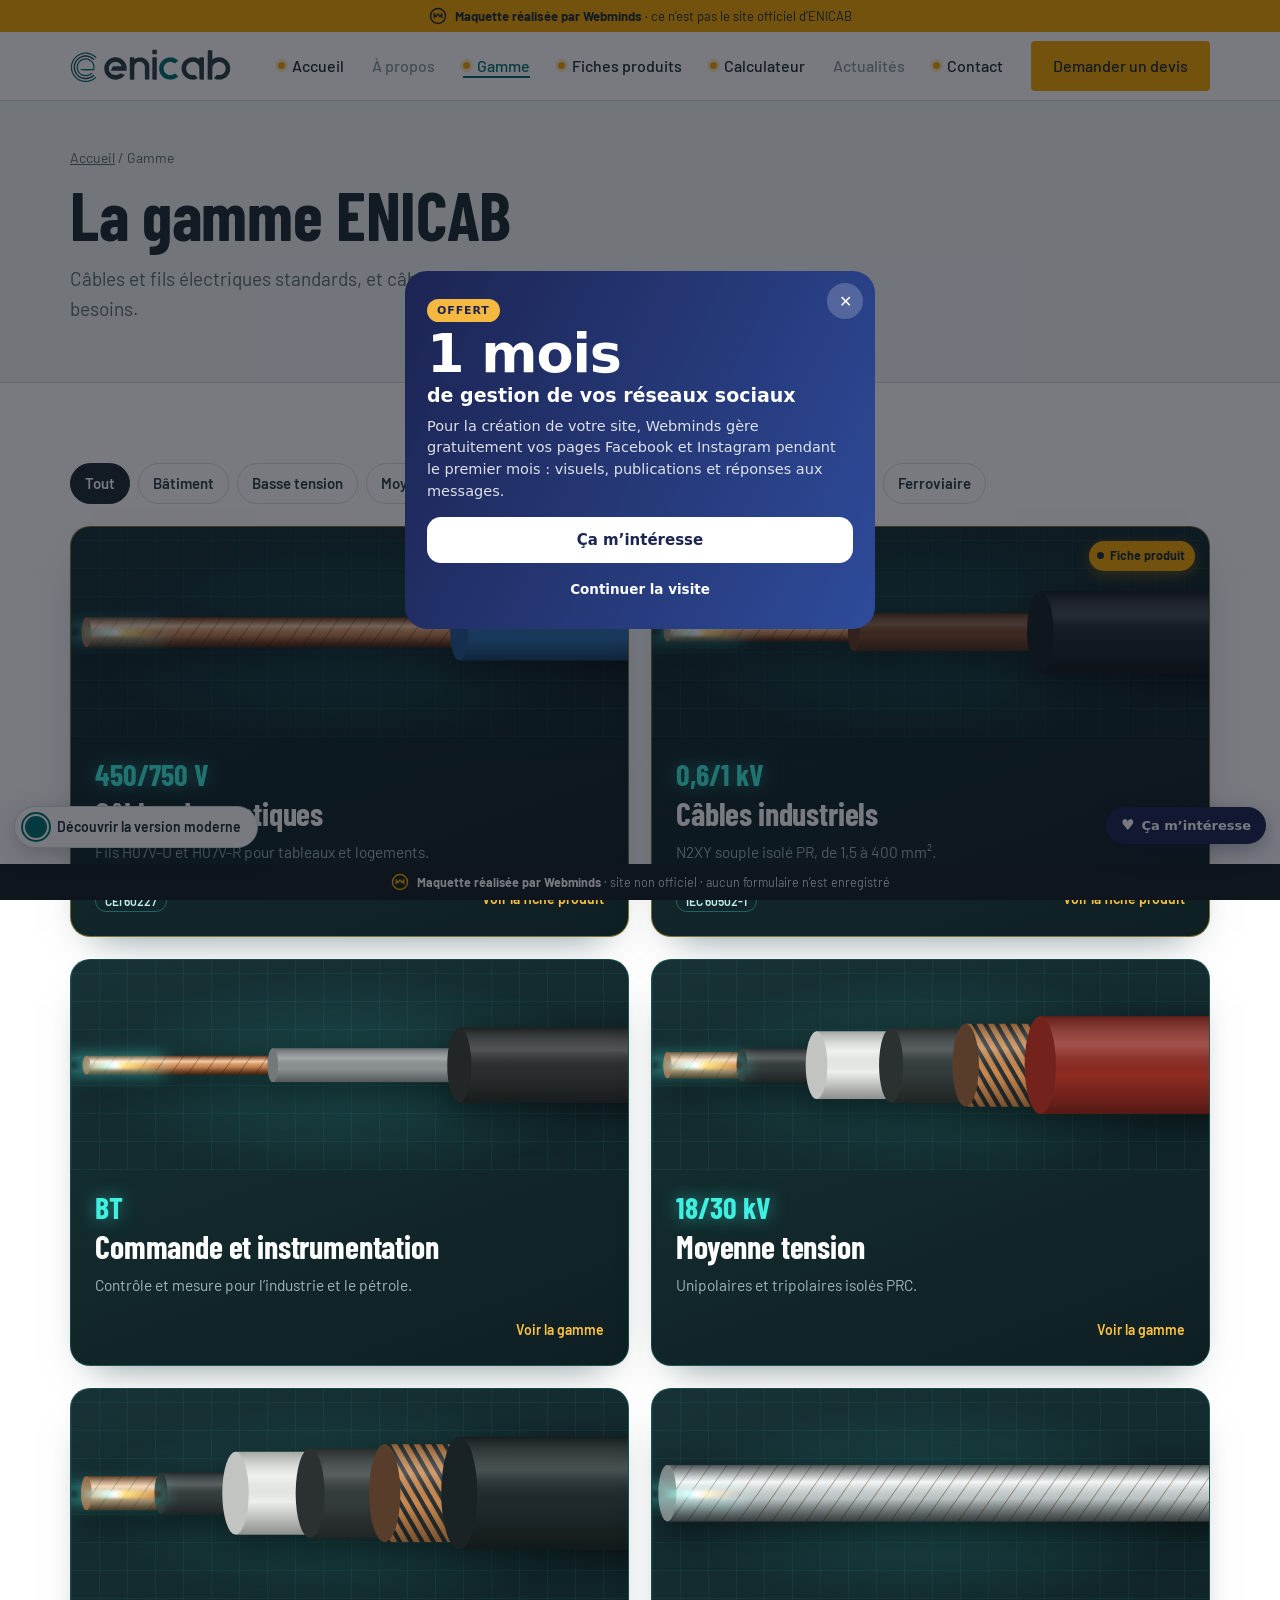
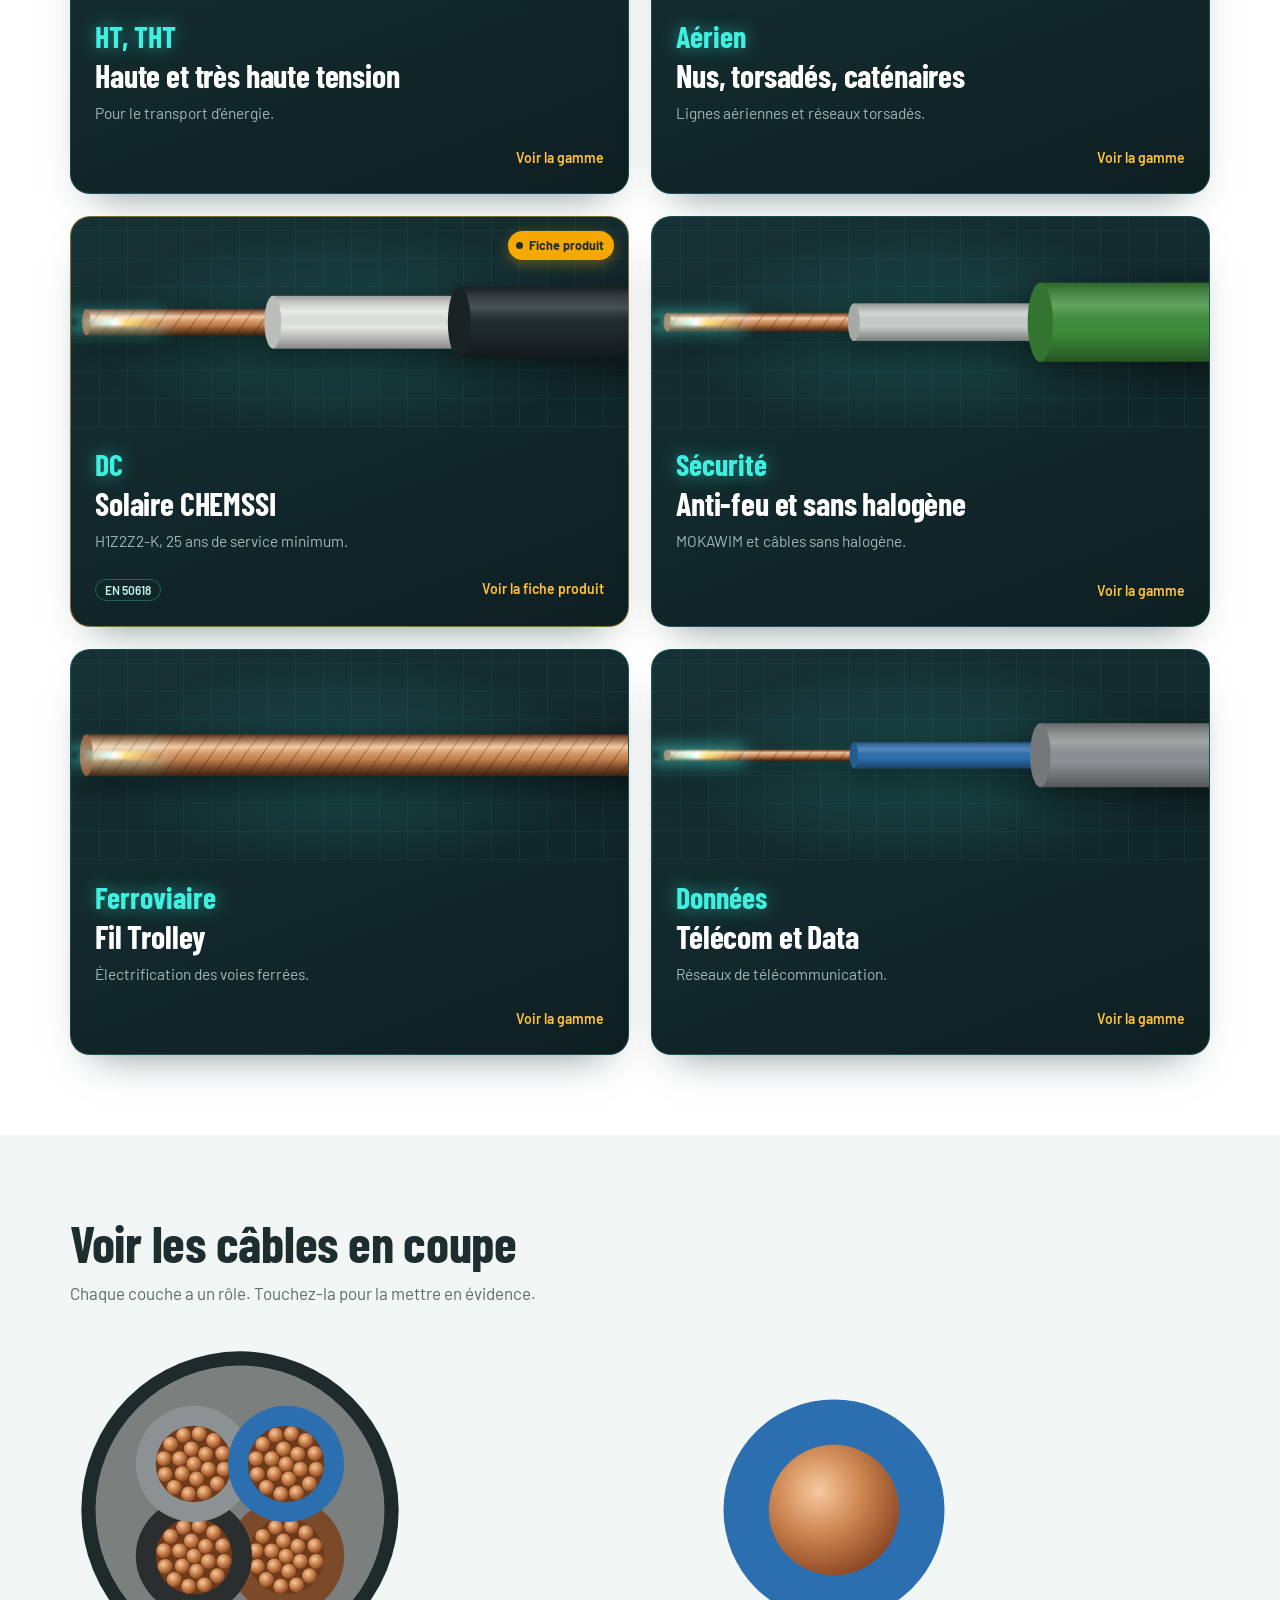
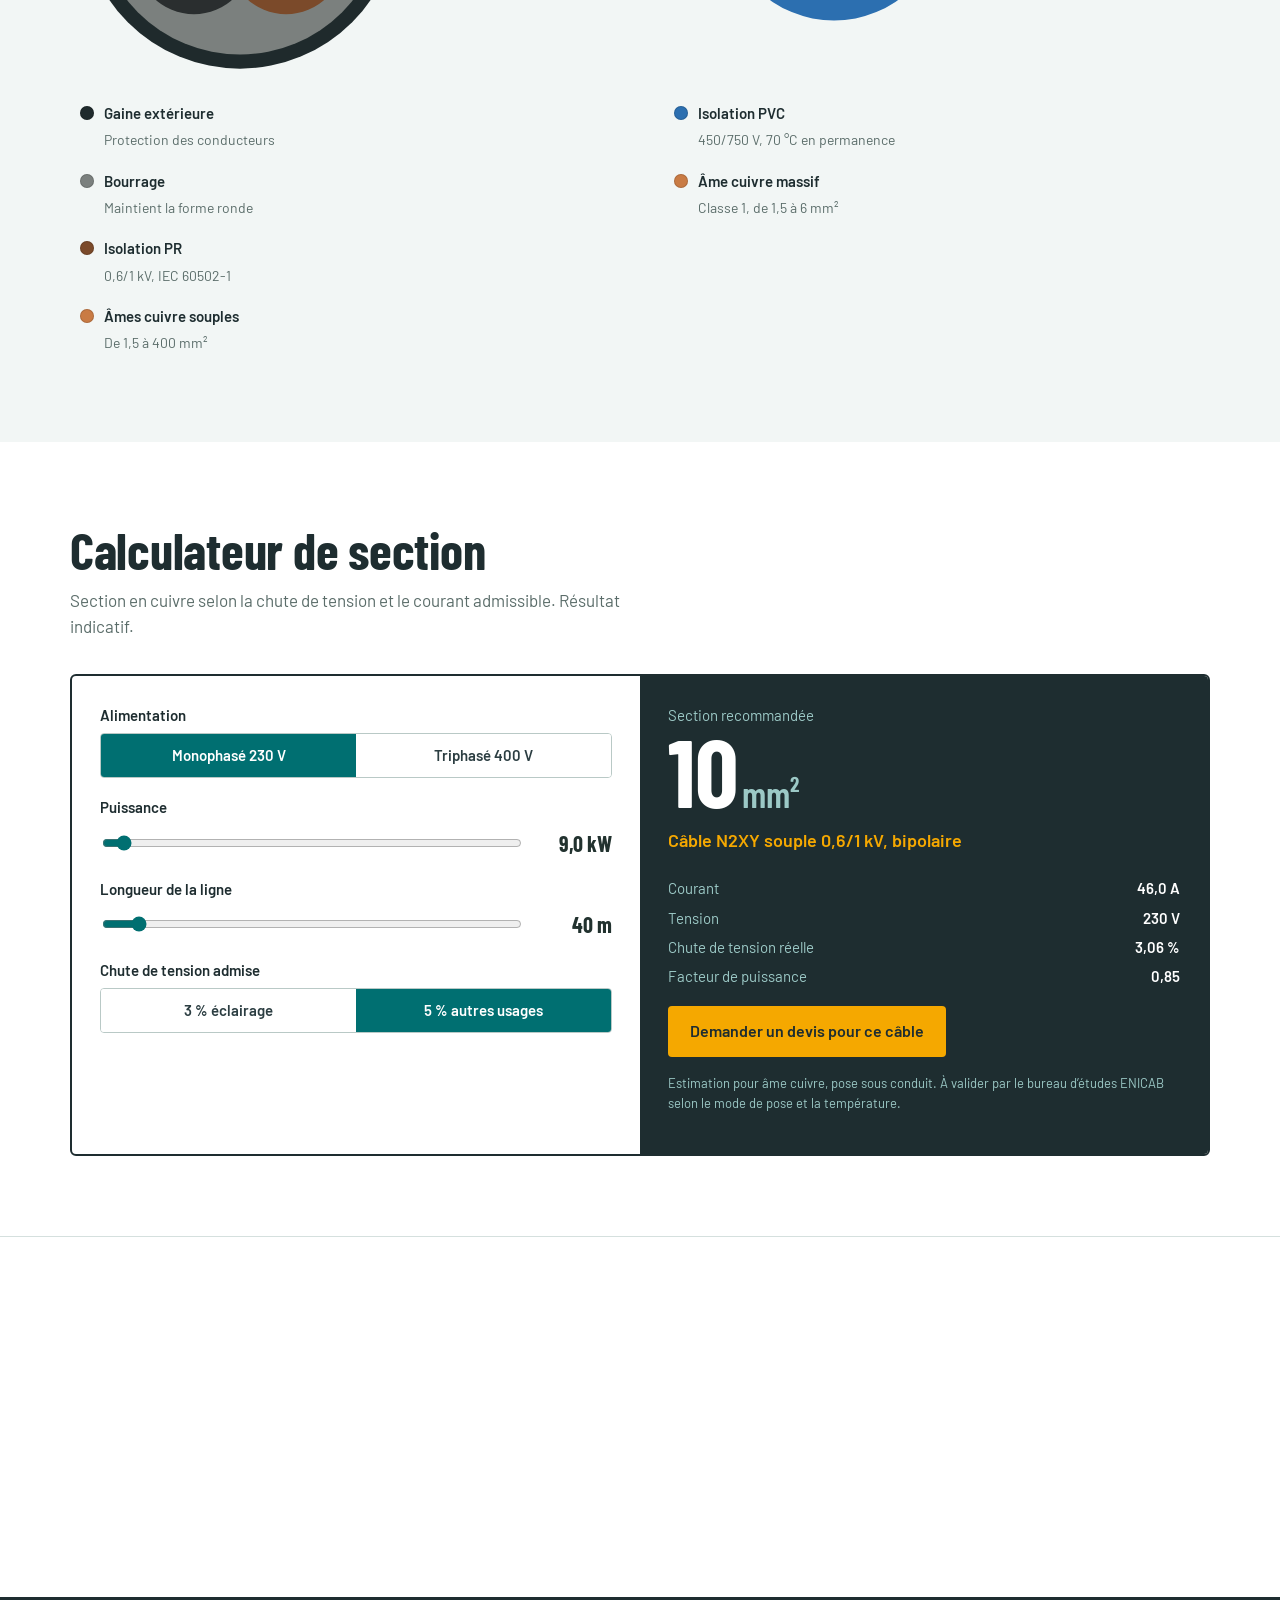
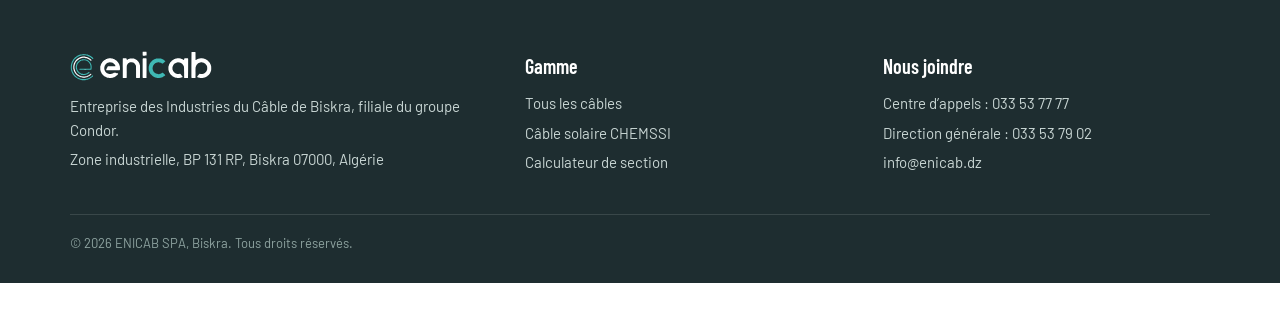
<file: gamme.html>
<!doctype html>
<html lang="fr">
<head>
<meta charset="utf-8">
<meta name="viewport" content="width=device-width, initial-scale=1, viewport-fit=cover">
<meta name="robots" content="noindex, nofollow">
<title>Gamme de câbles ENICAB</title>
<meta name="description" content="Câbles domestiques, industriels, moyenne et haute tension, solaires, anti-feu.">
<link rel="icon" href="assets/img/favicon.svg" type="image/svg+xml">
<link rel="preload" href="assets/fonts/barlow-condensed-latin-700-normal.woff2" as="font" type="font/woff2" crossorigin>
<link rel="stylesheet" href="assets/css/style.css">
</head>
<body>
<div class="mock-strip"><svg class="picto" viewBox="0 0 24 24" aria-hidden="true"><circle cx="12" cy="12" r="10" fill="none" stroke="currentColor" stroke-width="2"/><path d="M7 15V9l2.5 4L12 9l2.5 4L17 9v6" fill="none" stroke="currentColor" stroke-width="1.8" stroke-linejoin="round"/></svg><span><b>Maquette réalisée par Webminds</b> · ce n’est pas le site officiel d’ENICAB</span></div><header class="hdr">
  <div class="wrap">
    <a class="hdr-logo" href="index.html"><img src="assets/img/logo.svg" alt="ENICAB" width="235" height="50"></a>
    <nav class="hdr-nav" aria-label="Navigation principale">
      <a href="index.html" class="dev" title="Page développée dans la maquette">Accueil</a><a href="#" class="nodev" data-nodev title="Page non incluse dans la maquette">À propos</a><a href="gamme.html" class="dev" aria-current="page" title="Page développée dans la maquette">Gamme</a><a href="produit-h07v.html" class="dev" title="Page développée dans la maquette">Fiches produits</a><a href="gamme.html#calcul" class="dev" title="Page développée dans la maquette">Calculateur</a><a href="#" class="nodev" data-nodev title="Page non incluse dans la maquette">Actualités</a><a href="contact.html" class="dev" title="Page développée dans la maquette">Contact</a>
      <span class="nav-key"><i></i>Page développée dans la maquette</span>
      <a class="btn btn-amber" href="contact.html#devis">Demander un devis</a>
    </nav>
    <button class="burger" aria-label="Ouvrir le menu" aria-expanded="false"><span></span><span></span><span></span></button>
  </div>
</header>
<div class="toast" role="status" aria-live="polite"></div>

<main>
<section class="page-hd"><div class="wrap"><div class="crumb"><a href="index.html">Accueil</a> / Gamme</div><h1>La gamme ENICAB</h1><p class="lead" style="margin-top:14px">Câbles et fils électriques standards, et câbles spéciaux fabriqués selon vos besoins.</p></div></section>
<section class="sec">
  <div class="wrap">
    <div class="filters" role="group" aria-label="Filtrer la gamme">
      <button data-f="all" aria-pressed="true">Tout</button>
      <button data-f="dom" aria-pressed="false">Bâtiment</button>
      <button data-f="bt" aria-pressed="false">Basse tension</button>
      <button data-f="mt" aria-pressed="false">Moyenne tension</button>
      <button data-f="ht" aria-pressed="false">Haute tension</button>
      <button data-f="sol" aria-pressed="false">Solaire</button>
      <button data-f="sec" aria-pressed="false">Sécurité incendie</button>
      <button data-f="rail" aria-pressed="false">Ferroviaire</button>
    </div>
    <div class="ecards"><a class="ecard has-fiche" data-cat="dom" href="produit-h07v.html"><div class="ecard-vis"><span class="fp-badge">Fiche produit</span><div class="cab"><svg class="side" data-side="dom" aria-hidden="true"></svg><i class="spark"></i></div></div><div class="ecard-body"><span class="volt">450/750 V</span><h3>Câbles domestiques</h3><p>Fils H07V-U et H07V-R pour tableaux et logements.</p><div class="ecard-foot"><span class="norm"><em>CEI 60227</em></span><span class="go">Voir la fiche produit</span></div></div></a><a class="ecard has-fiche" data-cat="ind bt" href="produit-n2xy.html"><div class="ecard-vis"><span class="fp-badge">Fiche produit</span><div class="cab"><svg class="side" data-side="ind" aria-hidden="true"></svg><i class="spark"></i></div></div><div class="ecard-body"><span class="volt">0,6/1 kV</span><h3>Câbles industriels</h3><p>N2XY souple isolé PR, de 1,5 à 400 mm².</p><div class="ecard-foot"><span class="norm"><em>IEC 60502-1</em></span><span class="go">Voir la fiche produit</span></div></div></a><a class="ecard" data-cat="ind bt" href="gamme.html"><div class="ecard-vis"><div class="cab"><svg class="side" data-side="bt" aria-hidden="true"></svg><i class="spark"></i></div></div><div class="ecard-body"><span class="volt">BT</span><h3>Commande et instrumentation</h3><p>Contrôle et mesure pour l’industrie et le pétrole.</p><div class="ecard-foot"><span class="norm"></span><span class="go">Voir la gamme</span></div></div></a><a class="ecard" data-cat="mt" href="gamme.html"><div class="ecard-vis"><div class="cab"><svg class="side" data-side="mt" aria-hidden="true"></svg><i class="spark"></i></div></div><div class="ecard-body"><span class="volt">18/30 kV</span><h3>Moyenne tension</h3><p>Unipolaires et tripolaires isolés PRC.</p><div class="ecard-foot"><span class="norm"></span><span class="go">Voir la gamme</span></div></div></a><a class="ecard" data-cat="ht" href="gamme.html"><div class="ecard-vis"><div class="cab"><svg class="side" data-side="ht" aria-hidden="true"></svg><i class="spark"></i></div></div><div class="ecard-body"><span class="volt">HT, THT</span><h3>Haute et très haute tension</h3><p>Pour le transport d’énergie.</p><div class="ecard-foot"><span class="norm"></span><span class="go">Voir la gamme</span></div></div></a><a class="ecard" data-cat="ht" href="gamme.html"><div class="ecard-vis"><div class="cab"><svg class="side" data-side="nus" aria-hidden="true"></svg><i class="spark"></i></div></div><div class="ecard-body"><span class="volt">Aérien</span><h3>Nus, torsadés, caténaires</h3><p>Lignes aériennes et réseaux torsadés.</p><div class="ecard-foot"><span class="norm"></span><span class="go">Voir la gamme</span></div></div></a><a class="ecard has-fiche" data-cat="sol" href="produit.html"><div class="ecard-vis"><span class="fp-badge">Fiche produit</span><div class="cab"><svg class="side" data-side="sol" aria-hidden="true"></svg><i class="spark"></i></div></div><div class="ecard-body"><span class="volt">DC</span><h3>Solaire CHEMSSI</h3><p>H1Z2Z2-K, 25 ans de service minimum.</p><div class="ecard-foot"><span class="norm"><em>EN 50618</em></span><span class="go">Voir la fiche produit</span></div></div></a><a class="ecard" data-cat="sec" href="gamme.html"><div class="ecard-vis"><div class="cab"><svg class="side" data-side="sec" aria-hidden="true"></svg><i class="spark"></i></div></div><div class="ecard-body"><span class="volt">Sécurité</span><h3>Anti-feu et sans halogène</h3><p>MOKAWIM et câbles sans halogène.</p><div class="ecard-foot"><span class="norm"></span><span class="go">Voir la gamme</span></div></div></a><a class="ecard" data-cat="rail" href="gamme.html"><div class="ecard-vis"><div class="cab"><svg class="side" data-side="rail" aria-hidden="true"></svg><i class="spark"></i></div></div><div class="ecard-body"><span class="volt">Ferroviaire</span><h3>Fil Trolley</h3><p>Électrification des voies ferrées.</p><div class="ecard-foot"><span class="norm"></span><span class="go">Voir la gamme</span></div></div></a><a class="ecard" data-cat="tel" href="gamme.html"><div class="ecard-vis"><div class="cab"><svg class="side" data-side="tel" aria-hidden="true"></svg><i class="spark"></i></div></div><div class="ecard-body"><span class="volt">Données</span><h3>Télécom et Data</h3><p>Réseaux de télécommunication.</p><div class="ecard-foot"><span class="norm"></span><span class="go">Voir la gamme</span></div></div></a></div>
  </div>
</section>

<section class="sec sec-mist">
  <div class="wrap">
    <div class="sec-head"><div><h2>Voir les câbles en coupe</h2><p>Chaque couche a un rôle. Touchez-la pour la mettre en évidence.</p></div></div>
    <div class="pgrid">
      <div><svg class="xsec" data-cable="ind" data-legend="lg-ind" role="img" style="max-width:340px"></svg><ul class="xlegend" id="lg-ind" style="margin-top:14px"></ul></div>
      <div><svg class="xsec" data-cable="dom" data-legend="lg-dom" role="img" style="max-width:340px"></svg><ul class="xlegend" id="lg-dom" style="margin-top:14px"></ul></div>
    </div>
  </div>
</section>

<section class="sec" id="calcul">
  <div class="wrap">
    <div class="sec-head"><div><h2>Calculateur de section</h2><p>Section en cuivre selon la chute de tension et le courant admissible. Résultat indicatif.</p></div></div>
    <div class="calc" id="calc">
      <div class="calc-in">
        <div class="field"><label>Alimentation</label><div class="seg" data-k="ph"><button data-v="mono" aria-pressed="true">Monophasé 230 V</button><button data-v="tri" aria-pressed="false">Triphasé 400 V</button></div></div>
        <div class="field"><label for="c-p">Puissance</label><div class="range-in"><input id="c-p" type="range" min="0.5" max="250" step="0.5" value="9"><output id="o-p"></output></div></div>
        <div class="field"><label for="c-l">Longueur de la ligne</label><div class="range-in"><input id="c-l" type="range" min="5" max="500" step="5" value="40"><output id="o-l"></output></div></div>
        <div class="field"><label>Chute de tension admise</label><div class="seg" data-k="drop"><button data-v="3" aria-pressed="false">3 % éclairage</button><button data-v="5" aria-pressed="true">5 % autres usages</button></div></div>
      </div>
      <div class="calc-out" aria-live="polite">
        <span style="color:#9CC9C6;font-size:15px">Section recommandée</span>
        <div class="res" id="r-s">–</div>
        <div class="ref" id="r-ref"></div>
        <dl><dt>Courant</dt><dd id="r-i"></dd><dt>Tension</dt><dd id="r-u"></dd><dt>Chute de tension réelle</dt><dd id="r-d"></dd><dt>Facteur de puissance</dt><dd>0,85</dd></dl>
        <a class="btn btn-amber" href="contact.html#devis" style="align-self:flex-start;margin-bottom:16px">Demander un devis pour ce câble</a>
        <p class="note">Estimation pour âme cuivre, pose sous conduit. À valider par le bureau d’études ENICAB selon le mode de pose et la température.</p>
      </div>
    </div>
  </div>
</section>
</main>
<section class="map" aria-label="Carte"><iframe title="ENICAB, zone industrielle de Biskra" loading="lazy" src="https://www.google.com/maps?q=ENICAB%20Zone%20Industrielle%20Biskra&output=embed"></iframe></section>
<footer class="ftr">
  <div class="wrap">
    <div class="ftr-grid">
      <div>
        <img src="assets/img/logo-light.svg" alt="ENICAB" width="140" height="30">
        <p>Entreprise des Industries du Câble de Biskra, filiale du groupe Condor.</p>
        <p>Zone industrielle, BP 131 RP, Biskra 07000, Algérie</p>
      </div>
      <div>
        <h4>Gamme</h4>
        <p><a href="gamme.html">Tous les câbles</a></p>
        <p><a href="produit.html">Câble solaire CHEMSSI</a></p>
        <p><a href="gamme.html#calcul">Calculateur de section</a></p>
      </div>
      <div>
        <h4>Nous joindre</h4>
        <p>Centre d’appels : <a href="tel:+21333537777">033 53 77 77</a></p>
        <p>Direction générale : <a href="tel:+21333537902">033 53 79 02</a></p>
        <p><a href="mailto:info@enicab.dz">info@enicab.dz</a></p>
      </div>
    </div>
    <div class="ftr-bot">© 2026 ENICAB SPA, Biskra. Tous droits réservés.</div>
  </div>
</footer>
<a class="vpill" href="v2/index.html"><i></i>Découvrir la version moderne</a>
<div class="demo-bar"><svg class="picto" viewBox="0 0 24 24" aria-hidden="true"><circle cx="12" cy="12" r="10" fill="none" stroke="currentColor" stroke-width="2"/><path d="M7 15V9l2.5 4L12 9l2.5 4L17 9v6" fill="none" stroke="currentColor" stroke-width="1.8" stroke-linejoin="round"/></svg><span><b>Maquette réalisée par Webminds</b> · site non officiel · aucun formulaire n’est enregistré</span></div>
<script src="assets/js/cable.js"></script>
<script src="assets/js/main.js"></script><script data-wml>(function(){if(window.__wmL)return;window.__wmL=1;
var C={"p": "ENICAB", "mail": null, "wa": "213797372452", "v": [["/", "Version corporate", "Claire et rassurante"], ["/v2/", "Version moderne", "Immersive et animée"]]};
function ready(f){document.readyState==='loading'?document.addEventListener('DOMContentLoaded',f):f()}
ready(function(){
var css='.wmL-b{position:fixed;right:14px;bottom:calc(56px + env(safe-area-inset-bottom));z-index:2147483000;border:0;border-radius:999px;background:#1C2452;color:#fff;font:700 13px/1 system-ui,-apple-system,Segoe UI,Roboto,sans-serif;padding:11px 15px;box-shadow:0 6px 22px rgba(20,30,60,.35);cursor:pointer;display:flex;align-items:center;gap:7px}'
+'@media(max-width:520px){.wmL-b{bottom:calc(112px + env(safe-area-inset-bottom));font-size:12.5px;padding:10px 13px}}'
+'.wmL-m{position:fixed;inset:0;z-index:2147483001;background:rgba(10,14,25,.55);display:none;align-items:flex-end;justify-content:center;font-family:system-ui,-apple-system,Segoe UI,Roboto,sans-serif}.wmL-m.on{display:flex}@media(min-width:700px){.wmL-m{align-items:center;padding:20px}}'
+'.wmL-x{box-sizing:border-box;position:relative;background:#fff;color:#1C2452;width:100%;max-width:470px;max-height:92vh;overflow:auto;border-radius:22px 22px 0 0;padding:24px 22px calc(22px + env(safe-area-inset-bottom));text-align:left}@media(min-width:700px){.wmL-x{border-radius:22px}}'
+'.wmL-x *{box-sizing:border-box}.wmL-c{position:absolute;top:12px;right:12px;width:36px;height:36px;border:0;border-radius:50%;background:#F0F2F1;font-size:16px;cursor:pointer;color:#1C2452}'
+'.wmL-x h3{font:800 26px/1.1 system-ui,-apple-system,sans-serif;margin:4px 40px 10px 0;color:inherit}.wmL-x p{margin:0 0 14px;line-height:1.5;font-size:14.5px;opacity:.85}'
+'.wmL-o{background:linear-gradient(115deg,#1C2452,#2E4B9A);color:#fff}.wmL-o .wmL-c{background:rgba(255,255,255,.2);color:#fff}.wmL-big{font:900 54px/.95 system-ui,-apple-system,sans-serif;letter-spacing:-.02em;margin:6px 0 2px}.wmL-big small{display:block;font-size:19px;font-weight:700;letter-spacing:0;margin-top:6px}'
+'.wmL-tag{display:inline-block;background:#F5B841;color:#1C2452;font:800 11px system-ui,sans-serif;letter-spacing:.08em;border-radius:999px;padding:5px 10px}'
+'.wmL-btn{display:flex;align-items:center;justify-content:center;width:100%;border:0;border-radius:14px;padding:14px;font:800 15px system-ui,-apple-system,sans-serif;cursor:pointer;margin-top:8px}.wmL-w{background:#fff;color:#1C2452}.wmL-g{background:#1FAF55;color:#fff}.wmL-n{background:#1C2452;color:#fff}.wmL-l{background:transparent;color:inherit;font-weight:600;font-size:13.5px;padding:10px}'
+'.wmL-s{font:700 11.5px system-ui,sans-serif;text-transform:uppercase;letter-spacing:.06em;opacity:.6;margin:12px 0 8px}.wmL-ch{display:grid;gap:8px}.wmL-ch label{display:flex;align-items:center;gap:10px;border:1.5px solid #E2E6E3;border-radius:12px;padding:11px 12px;cursor:pointer;font-size:14px;font-weight:600}.wmL-ch label small{display:block;font-weight:500;opacity:.65;font-size:12px}.wmL-ch input{width:18px;height:18px;flex:none;accent-color:#1FAF55}'
+'.wmL-f{display:grid;gap:8px;margin:12px 0 6px}.wmL-f input{border:1.5px solid #E2E6E3;border-radius:12px;padding:12px;font:500 16px system-ui,sans-serif;color:#1C2452;background:#fff;-webkit-user-select:text!important;user-select:text!important;width:100%}'
+'.wmL-ok{text-align:center}.wmL-ok i{display:grid;place-items:center;width:64px;height:64px;margin:6px auto 12px;border-radius:50%;background:#E8F7EE;color:#1FAF55;font-style:normal;font-size:30px}';
var st=document.createElement('style');st.textContent=css;document.head.appendChild(st);
function ss(k,v){try{if(v===undefined)return sessionStorage.getItem(k);sessionStorage.setItem(k,v)}catch(e){}}
var p=location.pathname,cur=0;C.v.forEach(function(v,i){if(v[0]!=='/'&&p.indexOf(v[0])===0)cur=i});
var off=document.createElement('div');off.className='wmL-m';off.innerHTML='<div class="wmL-x wmL-o" role="dialog" aria-modal="true"><button class="wmL-c" type="button" aria-label="Fermer">✕</button><span class="wmL-tag">OFFERT</span><div class="wmL-big">1 mois<small>de gestion de vos réseaux sociaux</small></div><p style="margin-top:12px">Pour la création de votre site, Webminds gère gratuitement vos pages Facebook et Instagram pendant le premier mois : visuels, publications et réponses aux messages.</p><button class="wmL-btn wmL-w" type="button" data-i>Ça m’intéresse</button><button class="wmL-btn wmL-l" type="button" data-c>Continuer la visite</button></div>';
var ch='';C.v.forEach(function(v,i){ch+='<label><input type="radio" name="wmLv" value="'+v[1]+'"'+(i===cur?' checked':'')+'><span>'+v[1]+(v[2]?'<small>'+v[2]+'</small>':'')+'</span></label>'});
var it=document.createElement('div');it.className='wmL-m';it.innerHTML='<div class="wmL-x" role="dialog" aria-modal="true"><button class="wmL-c" type="button" aria-label="Fermer">✕</button><div data-s1><h3>Cette maquette vous plaît ?</h3><p>Choisissez la version qui vous intéresse : Webminds vous recontacte pour vous la présenter.</p>'+(C.v.length>1?'<div class="wmL-s">La version préférée</div><div class="wmL-ch">'+ch+'</div>':'')+'<div class="wmL-s">En plus</div><div class="wmL-ch"><label><input type="checkbox" value="Gestion des réseaux sociaux (1 mois offert)"><span>Réseaux sociaux<small>1 mois de gestion offert avec le site</small></span></label></div><div class="wmL-f"><input name="n" placeholder="Votre nom" autocomplete="name"><input name="t" type="tel" inputmode="tel" placeholder="Votre téléphone (facultatif)" autocomplete="tel"></div><button class="wmL-btn wmL-g" type="button" data-w>Envoyer sur WhatsApp</button>'+(C.mail?'<button class="wmL-btn wmL-l" type="button" data-e>Envoyer par e-mail</button>':'')+'</div><div class="wmL-ok" data-s2 hidden><i>✓</i><h3 style="margin:0 0 8px">Merci !</h3><p>Votre choix a bien été transmis à Webminds. Nous vous recontactons très vite.</p><button class="wmL-btn wmL-n" type="button" data-c>Continuer la visite</button></div></div>';
document.body.appendChild(off);document.body.appendChild(it);
var b=document.createElement('button');b.type='button';b.className='wmL-b';b.innerHTML='<b style="font-size:15px">♥</b>Ça m’intéresse';document.body.appendChild(b);
function op(m){off.classList.remove('on');it.classList.remove('on');m.classList.add('on')}
[off,it].forEach(function(m){m.addEventListener('click',function(e){if(e.target===m||e.target.closest('.wmL-c')||e.target.closest('[data-c]'))m.classList.remove('on')})});
b.onclick=function(){op(it)};off.querySelector('[data-i]').onclick=function(){op(it)};
function msg(){var v=(it.querySelector('input[name=wmLv]:checked')||{}).value||C.v[cur][1],x=[].map.call(it.querySelectorAll('input[type=checkbox]:checked'),function(c){return c.value}),n=it.querySelector('[name=n]').value.trim(),t=it.querySelector('[name=t]').value.trim();
 return{v:v,x:x,n:n,t:t,txt:'Bonjour Webminds, la maquette '+C.p+' m’intéresse.\nVersion préférée : '+v+(x.length?'\nEn plus : '+x.join(', '):'')+(n?'\nNom : '+n:'')+(t?'\nTéléphone : '+t:'')+'\nLien : '+location.origin+C.v[cur][0]}}
function mail(m){if(!C.mail)return;try{fetch('https://formsubmit.co/ajax/'+C.mail,{method:'POST',keepalive:true,headers:{'Content-Type':'application/json','Accept':'application/json'},body:JSON.stringify({_subject:'Maquette '+C.p+' : intéressé ('+m.v+')',Prospect:C.p,Version:m.v,Options:m.x.join(', ')||'-',Nom:m.n||'-',Telephone:m.t||'-',Lien:location.origin+C.v[cur][0],_template:'table',_captcha:'false'})}).catch(function(){})}catch(e){}}
function done(){it.querySelector('[data-s1]').hidden=true;it.querySelector('[data-s2]').hidden=false;ss('wmL-sent','1')}
it.querySelector('[data-w]').onclick=function(){var m=msg();mail(m);done();location.href='https://wa.me/'+C.wa+'?text='+encodeURIComponent(m.txt)};
var e=it.querySelector('[data-e]');if(e)e.onclick=function(){mail(msg());done()};
var sh=ss('wmL-off');addEventListener('scroll',function(){var r=(scrollY+innerHeight)/document.documentElement.scrollHeight;
 if(!sh&&scrollY>500&&r>.3){sh=1;ss('wmL-off','1');op(off)}
 if(!ss('wmL-it')&&!ss('wmL-sent')&&sh&&r>.92&&!off.classList.contains('on')){ss('wmL-it','1');op(it)}},{passive:true});
});})();
</script></body>
</html>
</file>
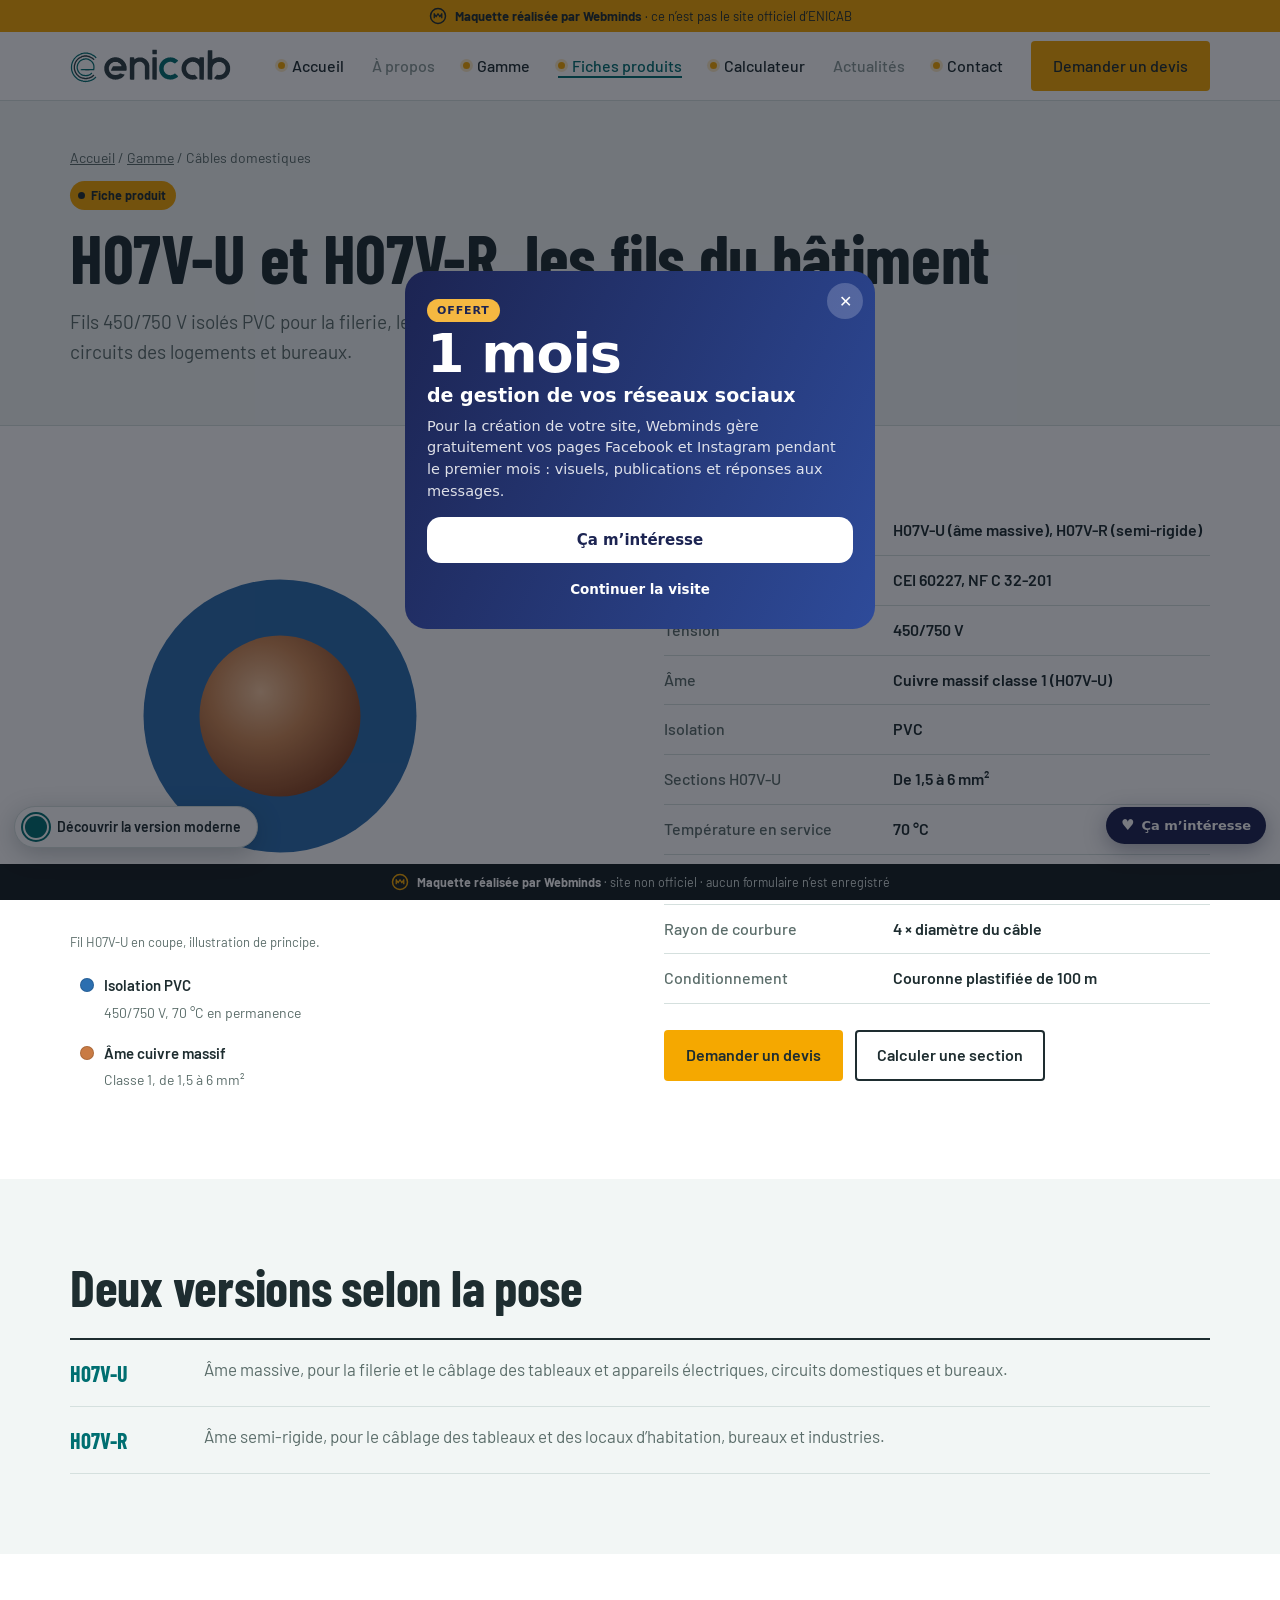
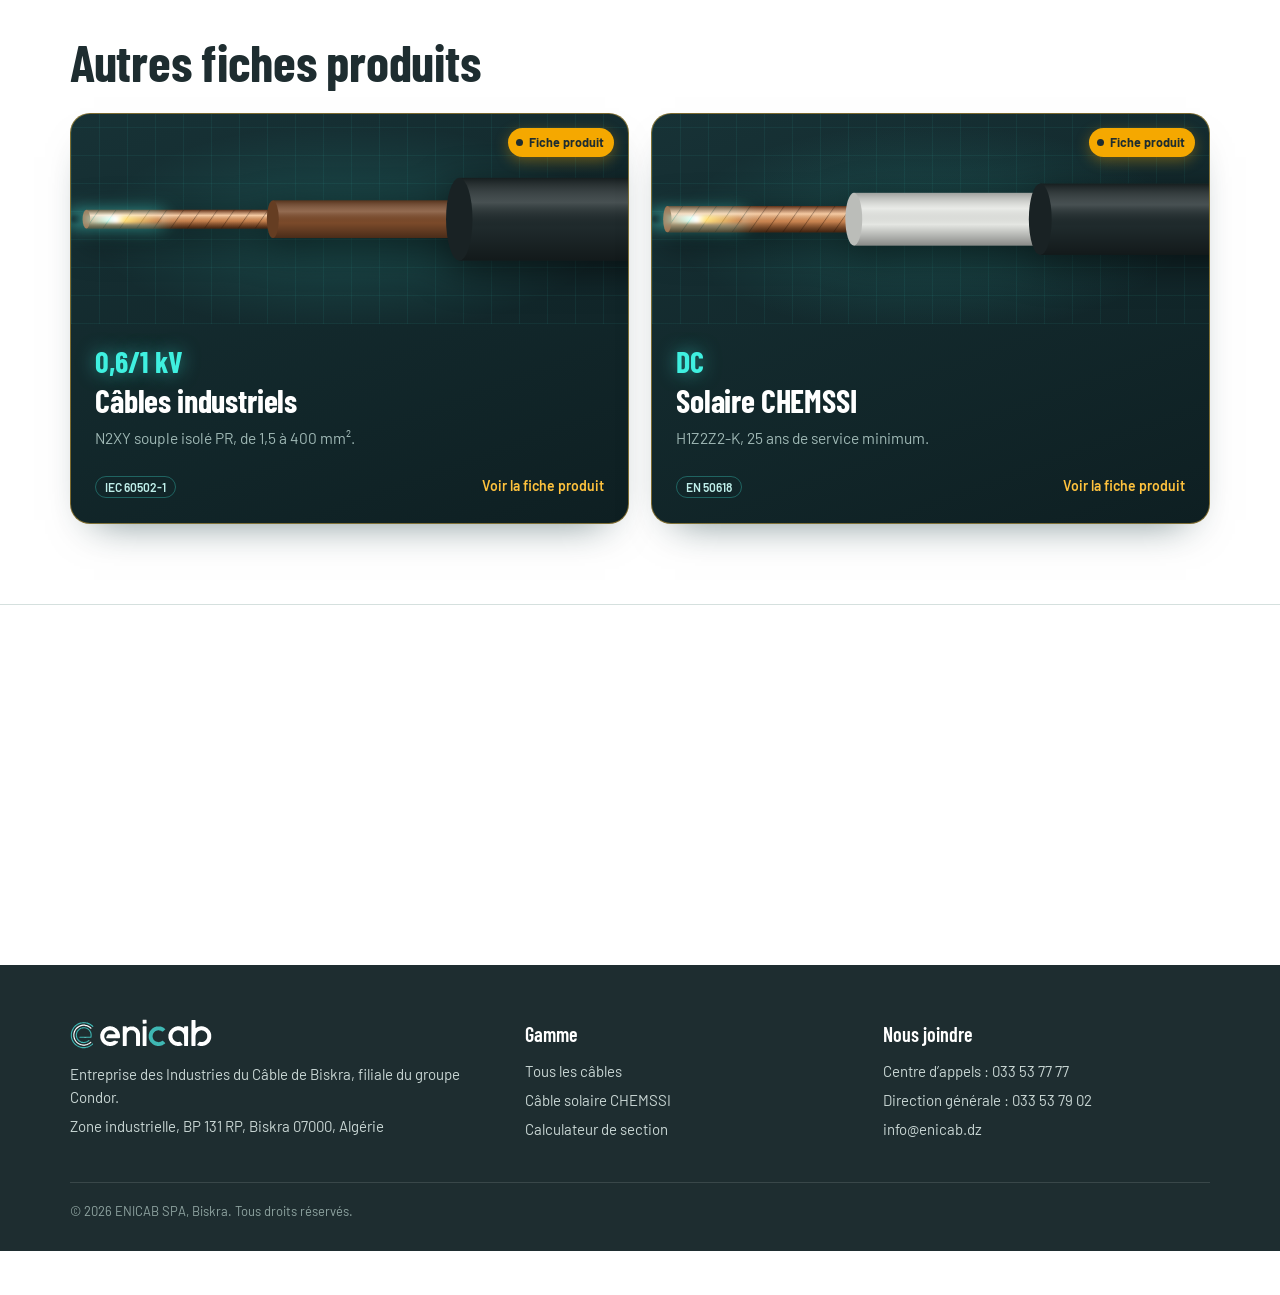
<file: produit-h07v.html>
<!doctype html>
<html lang="fr">
<head>
<meta charset="utf-8">
<meta name="viewport" content="width=device-width, initial-scale=1, viewport-fit=cover">
<meta name="robots" content="noindex, nofollow">
<title>Fils H07V-U et H07V-R, ENICAB</title>
<meta name="description" content="Fils 450/750 V isolés PVC pour la filerie, le câblage des tableaux et les circuits des logements et bureaux.">
<link rel="icon" href="assets/img/favicon.svg" type="image/svg+xml">
<link rel="preload" href="assets/fonts/barlow-condensed-latin-700-normal.woff2" as="font" type="font/woff2" crossorigin>
<link rel="stylesheet" href="assets/css/style.css">
</head>
<body>
<div class="mock-strip"><svg class="picto" viewBox="0 0 24 24" aria-hidden="true"><circle cx="12" cy="12" r="10" fill="none" stroke="currentColor" stroke-width="2"/><path d="M7 15V9l2.5 4L12 9l2.5 4L17 9v6" fill="none" stroke="currentColor" stroke-width="1.8" stroke-linejoin="round"/></svg><span><b>Maquette réalisée par Webminds</b> · ce n’est pas le site officiel d’ENICAB</span></div><header class="hdr">
  <div class="wrap">
    <a class="hdr-logo" href="index.html"><img src="assets/img/logo.svg" alt="ENICAB" width="235" height="50"></a>
    <nav class="hdr-nav" aria-label="Navigation principale">
      <a href="index.html" class="dev" title="Page développée dans la maquette">Accueil</a><a href="#" class="nodev" data-nodev title="Page non incluse dans la maquette">À propos</a><a href="gamme.html" class="dev" title="Page développée dans la maquette">Gamme</a><a href="produit-h07v.html" class="dev" aria-current="page" title="Page développée dans la maquette">Fiches produits</a><a href="gamme.html#calcul" class="dev" title="Page développée dans la maquette">Calculateur</a><a href="#" class="nodev" data-nodev title="Page non incluse dans la maquette">Actualités</a><a href="contact.html" class="dev" title="Page développée dans la maquette">Contact</a>
      <span class="nav-key"><i></i>Page développée dans la maquette</span>
      <a class="btn btn-amber" href="contact.html#devis">Demander un devis</a>
    </nav>
    <button class="burger" aria-label="Ouvrir le menu" aria-expanded="false"><span></span><span></span><span></span></button>
  </div>
</header>
<div class="toast" role="status" aria-live="polite"></div>

<main>
<section class="page-hd"><div class="wrap"><div class="crumb"><a href="index.html">Accueil</a> / <a href="gamme.html">Gamme</a> / Câbles domestiques</div><span class="fp-badge fp-static">Fiche produit</span><h1>H07V-U et H07V-R, les fils du bâtiment</h1><p class="lead" style="margin-top:14px">Fils 450/750 V isolés PVC pour la filerie, le câblage des tableaux et les circuits des logements et bureaux.</p></div></section>
<section class="sec">
  <div class="wrap pgrid">
    <figure style="margin:0">
      <svg class="xsec" data-cable="dom" data-legend="lg-p" role="img" style="max-width:420px"></svg>
      <figcaption style="font-size:13px;color:var(--muted);margin:6px 0 14px">Fil H07V-U en coupe, illustration de principe.</figcaption>
      <ul class="xlegend" id="lg-p"></ul>
    </figure>
    <div>
      <table class="spec"><tr><th>Désignation</th><td>H07V-U (âme massive), H07V-R (semi-rigide)</td></tr><tr><th>Normes</th><td>CEI 60227, NF C 32-201</td></tr><tr><th>Tension</th><td>450/750 V</td></tr><tr><th>Âme</th><td>Cuivre massif classe 1 (H07V-U)</td></tr><tr><th>Isolation</th><td>PVC</td></tr><tr><th>Sections H07V-U</th><td>De 1,5 à 6 mm²</td></tr><tr><th>Température en service</th><td>70 °C</td></tr><tr><th>Température en court-circuit</th><td>160 °C</td></tr><tr><th>Rayon de courbure</th><td>4 × diamètre du câble</td></tr><tr><th>Conditionnement</th><td>Couronne plastifiée de 100 m</td></tr></table>
      <div class="hero-cta"><a class="btn btn-amber" href="contact.html#devis">Demander un devis</a><a class="btn btn-line" href="gamme.html#calcul">Calculer une section</a></div>
    </div>
  </div>
</section>
<section class="sec sec-mist"><div class="wrap"><h2 style="margin-bottom:24px">Deux versions selon la pose</h2><div class="cats"><div><b>H07V-U</b><p>Âme massive, pour la filerie et le câblage des tableaux et appareils électriques, circuits domestiques et bureaux.</p></div><div><b>H07V-R</b><p>Âme semi-rigide, pour le câblage des tableaux et des locaux d’habitation, bureaux et industries.</p></div></div></div></section>
<section class="sec"><div class="wrap"><h2 style="margin-bottom:24px">Autres fiches produits</h2><div class="ecards"><a class="ecard has-fiche" data-cat="ind bt" href="produit-n2xy.html"><div class="ecard-vis"><span class="fp-badge">Fiche produit</span><div class="cab"><svg class="side" data-side="ind" aria-hidden="true"></svg><i class="spark"></i></div></div><div class="ecard-body"><span class="volt">0,6/1 kV</span><h3>Câbles industriels</h3><p>N2XY souple isolé PR, de 1,5 à 400 mm².</p><div class="ecard-foot"><span class="norm"><em>IEC 60502-1</em></span><span class="go">Voir la fiche produit</span></div></div></a><a class="ecard has-fiche" data-cat="sol" href="produit.html"><div class="ecard-vis"><span class="fp-badge">Fiche produit</span><div class="cab"><svg class="side" data-side="sol" aria-hidden="true"></svg><i class="spark"></i></div></div><div class="ecard-body"><span class="volt">DC</span><h3>Solaire CHEMSSI</h3><p>H1Z2Z2-K, 25 ans de service minimum.</p><div class="ecard-foot"><span class="norm"><em>EN 50618</em></span><span class="go">Voir la fiche produit</span></div></div></a></div></div></section></main>
<section class="map" aria-label="Carte"><iframe title="ENICAB, zone industrielle de Biskra" loading="lazy" src="https://www.google.com/maps?q=ENICAB%20Zone%20Industrielle%20Biskra&output=embed"></iframe></section>
<footer class="ftr">
  <div class="wrap">
    <div class="ftr-grid">
      <div>
        <img src="assets/img/logo-light.svg" alt="ENICAB" width="140" height="30">
        <p>Entreprise des Industries du Câble de Biskra, filiale du groupe Condor.</p>
        <p>Zone industrielle, BP 131 RP, Biskra 07000, Algérie</p>
      </div>
      <div>
        <h4>Gamme</h4>
        <p><a href="gamme.html">Tous les câbles</a></p>
        <p><a href="produit.html">Câble solaire CHEMSSI</a></p>
        <p><a href="gamme.html#calcul">Calculateur de section</a></p>
      </div>
      <div>
        <h4>Nous joindre</h4>
        <p>Centre d’appels : <a href="tel:+21333537777">033 53 77 77</a></p>
        <p>Direction générale : <a href="tel:+21333537902">033 53 79 02</a></p>
        <p><a href="mailto:info@enicab.dz">info@enicab.dz</a></p>
      </div>
    </div>
    <div class="ftr-bot">© 2026 ENICAB SPA, Biskra. Tous droits réservés.</div>
  </div>
</footer>
<a class="vpill" href="v2/index.html"><i></i>Découvrir la version moderne</a>
<div class="demo-bar"><svg class="picto" viewBox="0 0 24 24" aria-hidden="true"><circle cx="12" cy="12" r="10" fill="none" stroke="currentColor" stroke-width="2"/><path d="M7 15V9l2.5 4L12 9l2.5 4L17 9v6" fill="none" stroke="currentColor" stroke-width="1.8" stroke-linejoin="round"/></svg><span><b>Maquette réalisée par Webminds</b> · site non officiel · aucun formulaire n’est enregistré</span></div>
<script src="assets/js/cable.js"></script>
<script src="assets/js/main.js"></script><script data-wml>(function(){if(window.__wmL)return;window.__wmL=1;
var C={"p": "ENICAB", "mail": null, "wa": "213797372452", "v": [["/", "Version corporate", "Claire et rassurante"], ["/v2/", "Version moderne", "Immersive et animée"]]};
function ready(f){document.readyState==='loading'?document.addEventListener('DOMContentLoaded',f):f()}
ready(function(){
var css='.wmL-b{position:fixed;right:14px;bottom:calc(56px + env(safe-area-inset-bottom));z-index:2147483000;border:0;border-radius:999px;background:#1C2452;color:#fff;font:700 13px/1 system-ui,-apple-system,Segoe UI,Roboto,sans-serif;padding:11px 15px;box-shadow:0 6px 22px rgba(20,30,60,.35);cursor:pointer;display:flex;align-items:center;gap:7px}'
+'@media(max-width:520px){.wmL-b{bottom:calc(112px + env(safe-area-inset-bottom));font-size:12.5px;padding:10px 13px}}'
+'.wmL-m{position:fixed;inset:0;z-index:2147483001;background:rgba(10,14,25,.55);display:none;align-items:flex-end;justify-content:center;font-family:system-ui,-apple-system,Segoe UI,Roboto,sans-serif}.wmL-m.on{display:flex}@media(min-width:700px){.wmL-m{align-items:center;padding:20px}}'
+'.wmL-x{box-sizing:border-box;position:relative;background:#fff;color:#1C2452;width:100%;max-width:470px;max-height:92vh;overflow:auto;border-radius:22px 22px 0 0;padding:24px 22px calc(22px + env(safe-area-inset-bottom));text-align:left}@media(min-width:700px){.wmL-x{border-radius:22px}}'
+'.wmL-x *{box-sizing:border-box}.wmL-c{position:absolute;top:12px;right:12px;width:36px;height:36px;border:0;border-radius:50%;background:#F0F2F1;font-size:16px;cursor:pointer;color:#1C2452}'
+'.wmL-x h3{font:800 26px/1.1 system-ui,-apple-system,sans-serif;margin:4px 40px 10px 0;color:inherit}.wmL-x p{margin:0 0 14px;line-height:1.5;font-size:14.5px;opacity:.85}'
+'.wmL-o{background:linear-gradient(115deg,#1C2452,#2E4B9A);color:#fff}.wmL-o .wmL-c{background:rgba(255,255,255,.2);color:#fff}.wmL-big{font:900 54px/.95 system-ui,-apple-system,sans-serif;letter-spacing:-.02em;margin:6px 0 2px}.wmL-big small{display:block;font-size:19px;font-weight:700;letter-spacing:0;margin-top:6px}'
+'.wmL-tag{display:inline-block;background:#F5B841;color:#1C2452;font:800 11px system-ui,sans-serif;letter-spacing:.08em;border-radius:999px;padding:5px 10px}'
+'.wmL-btn{display:flex;align-items:center;justify-content:center;width:100%;border:0;border-radius:14px;padding:14px;font:800 15px system-ui,-apple-system,sans-serif;cursor:pointer;margin-top:8px}.wmL-w{background:#fff;color:#1C2452}.wmL-g{background:#1FAF55;color:#fff}.wmL-n{background:#1C2452;color:#fff}.wmL-l{background:transparent;color:inherit;font-weight:600;font-size:13.5px;padding:10px}'
+'.wmL-s{font:700 11.5px system-ui,sans-serif;text-transform:uppercase;letter-spacing:.06em;opacity:.6;margin:12px 0 8px}.wmL-ch{display:grid;gap:8px}.wmL-ch label{display:flex;align-items:center;gap:10px;border:1.5px solid #E2E6E3;border-radius:12px;padding:11px 12px;cursor:pointer;font-size:14px;font-weight:600}.wmL-ch label small{display:block;font-weight:500;opacity:.65;font-size:12px}.wmL-ch input{width:18px;height:18px;flex:none;accent-color:#1FAF55}'
+'.wmL-f{display:grid;gap:8px;margin:12px 0 6px}.wmL-f input{border:1.5px solid #E2E6E3;border-radius:12px;padding:12px;font:500 16px system-ui,sans-serif;color:#1C2452;background:#fff;-webkit-user-select:text!important;user-select:text!important;width:100%}'
+'.wmL-ok{text-align:center}.wmL-ok i{display:grid;place-items:center;width:64px;height:64px;margin:6px auto 12px;border-radius:50%;background:#E8F7EE;color:#1FAF55;font-style:normal;font-size:30px}';
var st=document.createElement('style');st.textContent=css;document.head.appendChild(st);
function ss(k,v){try{if(v===undefined)return sessionStorage.getItem(k);sessionStorage.setItem(k,v)}catch(e){}}
var p=location.pathname,cur=0;C.v.forEach(function(v,i){if(v[0]!=='/'&&p.indexOf(v[0])===0)cur=i});
var off=document.createElement('div');off.className='wmL-m';off.innerHTML='<div class="wmL-x wmL-o" role="dialog" aria-modal="true"><button class="wmL-c" type="button" aria-label="Fermer">✕</button><span class="wmL-tag">OFFERT</span><div class="wmL-big">1 mois<small>de gestion de vos réseaux sociaux</small></div><p style="margin-top:12px">Pour la création de votre site, Webminds gère gratuitement vos pages Facebook et Instagram pendant le premier mois : visuels, publications et réponses aux messages.</p><button class="wmL-btn wmL-w" type="button" data-i>Ça m’intéresse</button><button class="wmL-btn wmL-l" type="button" data-c>Continuer la visite</button></div>';
var ch='';C.v.forEach(function(v,i){ch+='<label><input type="radio" name="wmLv" value="'+v[1]+'"'+(i===cur?' checked':'')+'><span>'+v[1]+(v[2]?'<small>'+v[2]+'</small>':'')+'</span></label>'});
var it=document.createElement('div');it.className='wmL-m';it.innerHTML='<div class="wmL-x" role="dialog" aria-modal="true"><button class="wmL-c" type="button" aria-label="Fermer">✕</button><div data-s1><h3>Cette maquette vous plaît ?</h3><p>Choisissez la version qui vous intéresse : Webminds vous recontacte pour vous la présenter.</p>'+(C.v.length>1?'<div class="wmL-s">La version préférée</div><div class="wmL-ch">'+ch+'</div>':'')+'<div class="wmL-s">En plus</div><div class="wmL-ch"><label><input type="checkbox" value="Gestion des réseaux sociaux (1 mois offert)"><span>Réseaux sociaux<small>1 mois de gestion offert avec le site</small></span></label></div><div class="wmL-f"><input name="n" placeholder="Votre nom" autocomplete="name"><input name="t" type="tel" inputmode="tel" placeholder="Votre téléphone (facultatif)" autocomplete="tel"></div><button class="wmL-btn wmL-g" type="button" data-w>Envoyer sur WhatsApp</button>'+(C.mail?'<button class="wmL-btn wmL-l" type="button" data-e>Envoyer par e-mail</button>':'')+'</div><div class="wmL-ok" data-s2 hidden><i>✓</i><h3 style="margin:0 0 8px">Merci !</h3><p>Votre choix a bien été transmis à Webminds. Nous vous recontactons très vite.</p><button class="wmL-btn wmL-n" type="button" data-c>Continuer la visite</button></div></div>';
document.body.appendChild(off);document.body.appendChild(it);
var b=document.createElement('button');b.type='button';b.className='wmL-b';b.innerHTML='<b style="font-size:15px">♥</b>Ça m’intéresse';document.body.appendChild(b);
function op(m){off.classList.remove('on');it.classList.remove('on');m.classList.add('on')}
[off,it].forEach(function(m){m.addEventListener('click',function(e){if(e.target===m||e.target.closest('.wmL-c')||e.target.closest('[data-c]'))m.classList.remove('on')})});
b.onclick=function(){op(it)};off.querySelector('[data-i]').onclick=function(){op(it)};
function msg(){var v=(it.querySelector('input[name=wmLv]:checked')||{}).value||C.v[cur][1],x=[].map.call(it.querySelectorAll('input[type=checkbox]:checked'),function(c){return c.value}),n=it.querySelector('[name=n]').value.trim(),t=it.querySelector('[name=t]').value.trim();
 return{v:v,x:x,n:n,t:t,txt:'Bonjour Webminds, la maquette '+C.p+' m’intéresse.\nVersion préférée : '+v+(x.length?'\nEn plus : '+x.join(', '):'')+(n?'\nNom : '+n:'')+(t?'\nTéléphone : '+t:'')+'\nLien : '+location.origin+C.v[cur][0]}}
function mail(m){if(!C.mail)return;try{fetch('https://formsubmit.co/ajax/'+C.mail,{method:'POST',keepalive:true,headers:{'Content-Type':'application/json','Accept':'application/json'},body:JSON.stringify({_subject:'Maquette '+C.p+' : intéressé ('+m.v+')',Prospect:C.p,Version:m.v,Options:m.x.join(', ')||'-',Nom:m.n||'-',Telephone:m.t||'-',Lien:location.origin+C.v[cur][0],_template:'table',_captcha:'false'})}).catch(function(){})}catch(e){}}
function done(){it.querySelector('[data-s1]').hidden=true;it.querySelector('[data-s2]').hidden=false;ss('wmL-sent','1')}
it.querySelector('[data-w]').onclick=function(){var m=msg();mail(m);done();location.href='https://wa.me/'+C.wa+'?text='+encodeURIComponent(m.txt)};
var e=it.querySelector('[data-e]');if(e)e.onclick=function(){mail(msg());done()};
var sh=ss('wmL-off');addEventListener('scroll',function(){var r=(scrollY+innerHeight)/document.documentElement.scrollHeight;
 if(!sh&&scrollY>500&&r>.3){sh=1;ss('wmL-off','1');op(off)}
 if(!ss('wmL-it')&&!ss('wmL-sent')&&sh&&r>.92&&!off.classList.contains('on')){ss('wmL-it','1');op(it)}},{passive:true});
});})();
</script></body>
</html>
</file>
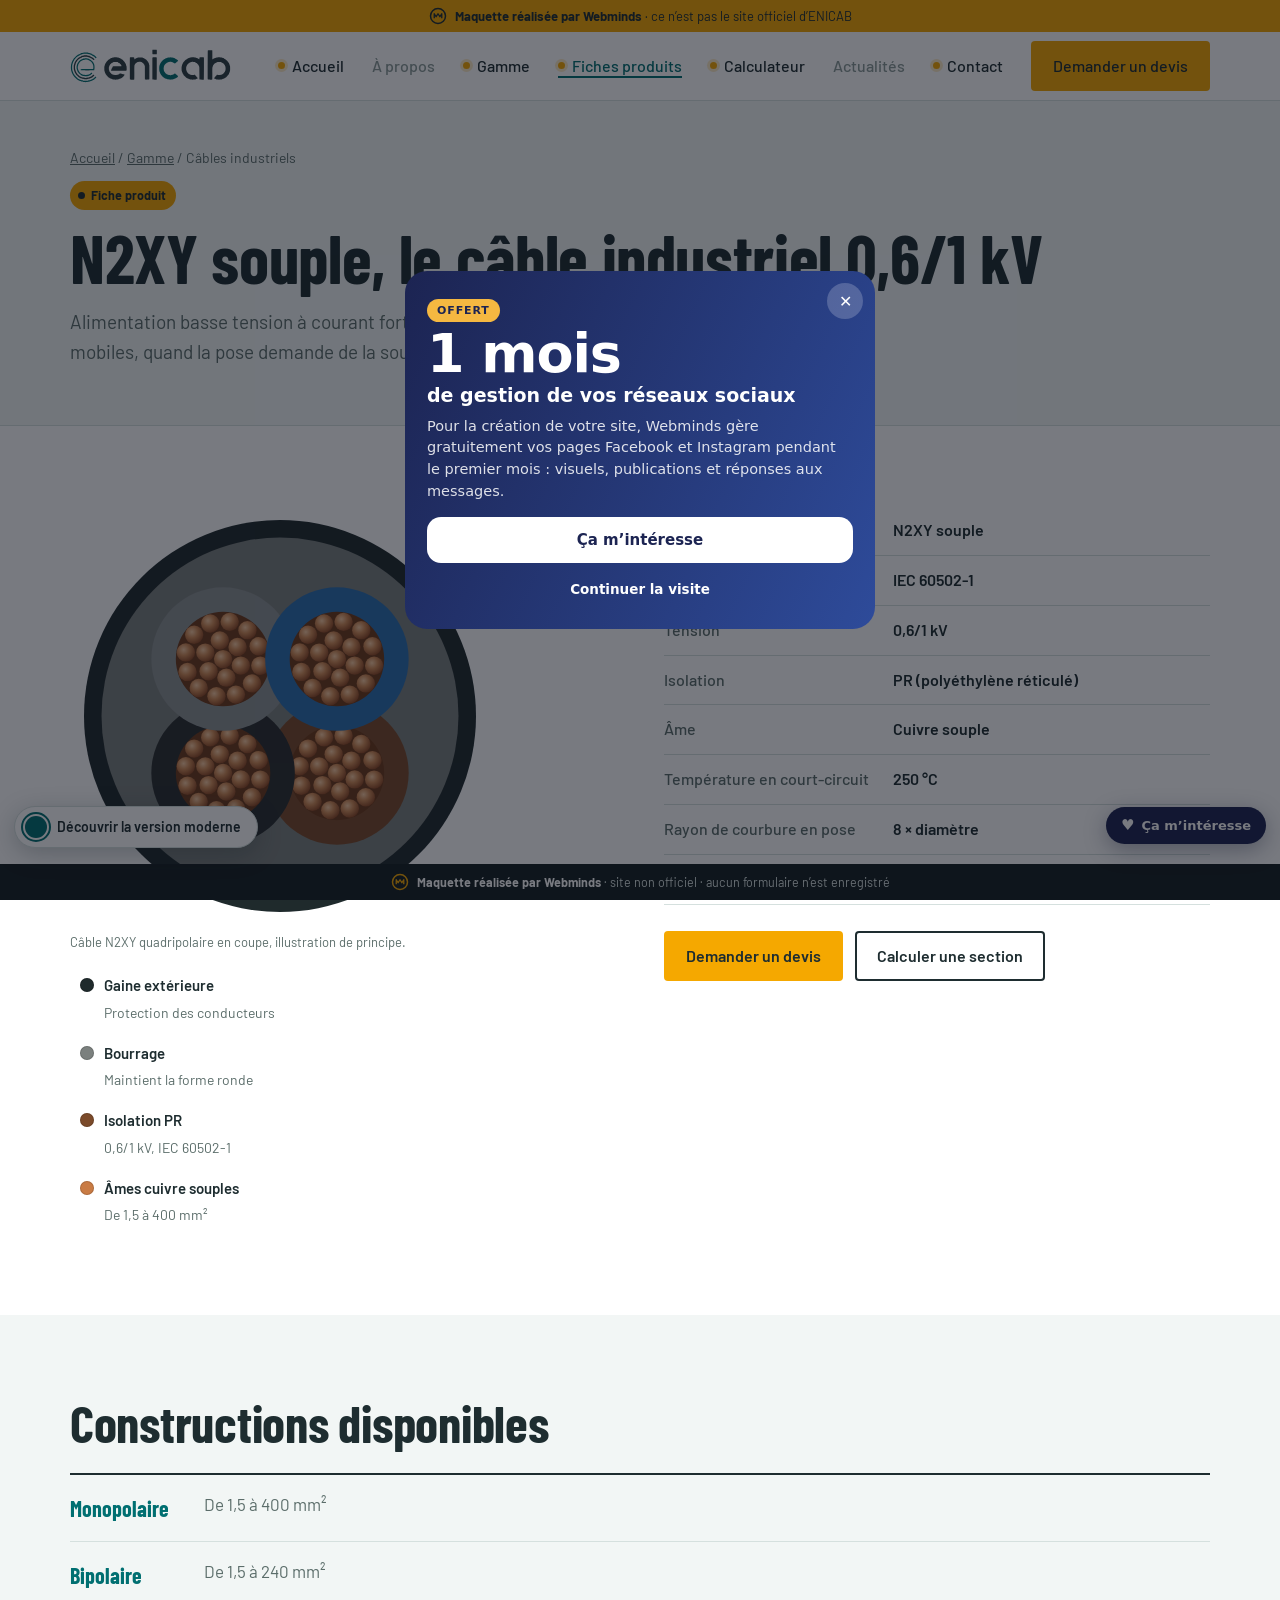
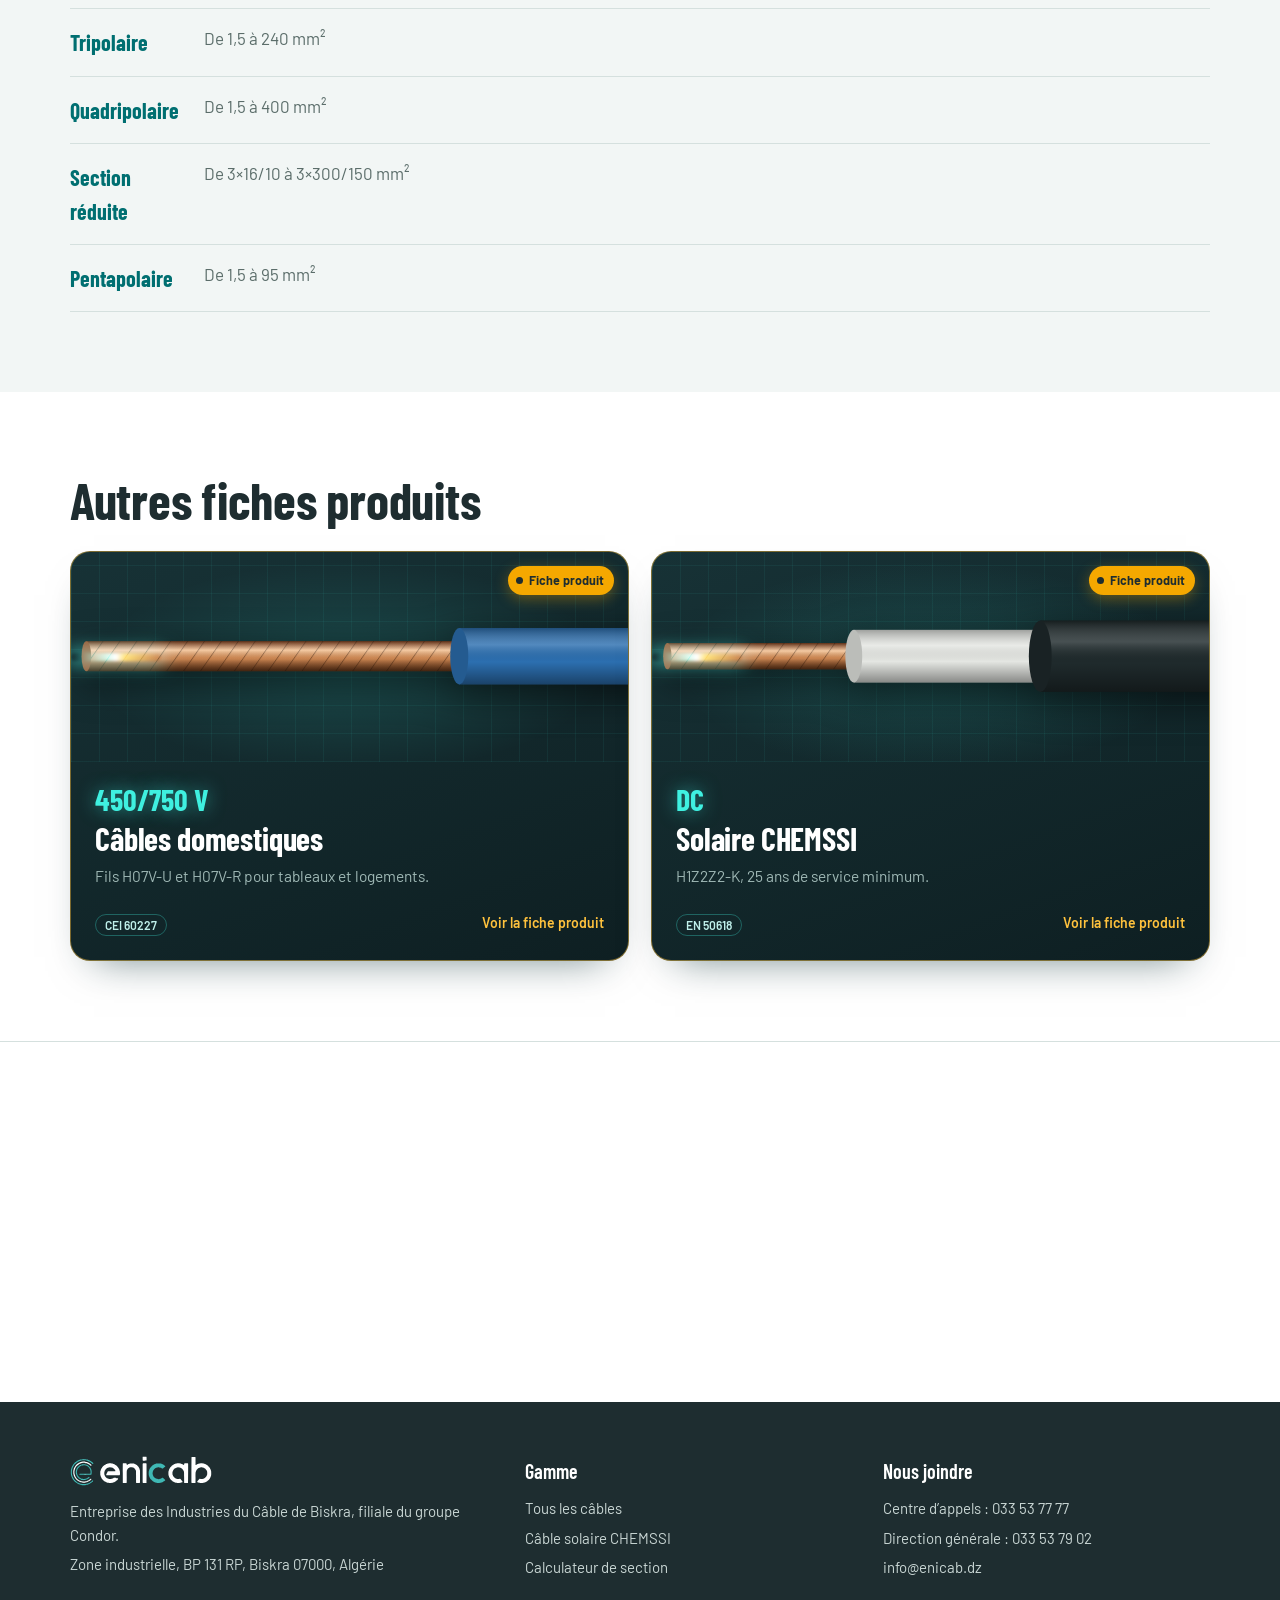
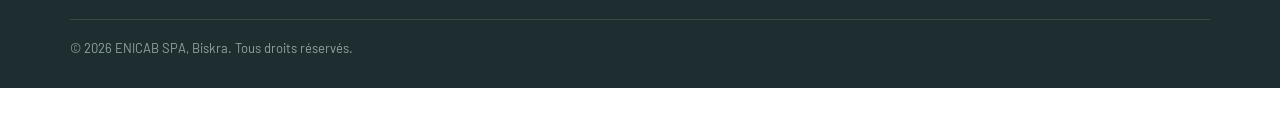
<file: produit-n2xy.html>
<!doctype html>
<html lang="fr">
<head>
<meta charset="utf-8">
<meta name="viewport" content="width=device-width, initial-scale=1, viewport-fit=cover">
<meta name="robots" content="noindex, nofollow">
<title>Câble industriel N2XY souple, ENICAB</title>
<meta name="description" content="Alimentation basse tension à courant fort des équipements fixes et mobiles, quand la pose demande de la souplesse.">
<link rel="icon" href="assets/img/favicon.svg" type="image/svg+xml">
<link rel="preload" href="assets/fonts/barlow-condensed-latin-700-normal.woff2" as="font" type="font/woff2" crossorigin>
<link rel="stylesheet" href="assets/css/style.css">
</head>
<body>
<div class="mock-strip"><svg class="picto" viewBox="0 0 24 24" aria-hidden="true"><circle cx="12" cy="12" r="10" fill="none" stroke="currentColor" stroke-width="2"/><path d="M7 15V9l2.5 4L12 9l2.5 4L17 9v6" fill="none" stroke="currentColor" stroke-width="1.8" stroke-linejoin="round"/></svg><span><b>Maquette réalisée par Webminds</b> · ce n’est pas le site officiel d’ENICAB</span></div><header class="hdr">
  <div class="wrap">
    <a class="hdr-logo" href="index.html"><img src="assets/img/logo.svg" alt="ENICAB" width="235" height="50"></a>
    <nav class="hdr-nav" aria-label="Navigation principale">
      <a href="index.html" class="dev" title="Page développée dans la maquette">Accueil</a><a href="#" class="nodev" data-nodev title="Page non incluse dans la maquette">À propos</a><a href="gamme.html" class="dev" title="Page développée dans la maquette">Gamme</a><a href="produit-h07v.html" class="dev" aria-current="page" title="Page développée dans la maquette">Fiches produits</a><a href="gamme.html#calcul" class="dev" title="Page développée dans la maquette">Calculateur</a><a href="#" class="nodev" data-nodev title="Page non incluse dans la maquette">Actualités</a><a href="contact.html" class="dev" title="Page développée dans la maquette">Contact</a>
      <span class="nav-key"><i></i>Page développée dans la maquette</span>
      <a class="btn btn-amber" href="contact.html#devis">Demander un devis</a>
    </nav>
    <button class="burger" aria-label="Ouvrir le menu" aria-expanded="false"><span></span><span></span><span></span></button>
  </div>
</header>
<div class="toast" role="status" aria-live="polite"></div>

<main>
<section class="page-hd"><div class="wrap"><div class="crumb"><a href="index.html">Accueil</a> / <a href="gamme.html">Gamme</a> / Câbles industriels</div><span class="fp-badge fp-static">Fiche produit</span><h1>N2XY souple, le câble industriel 0,6/1 kV</h1><p class="lead" style="margin-top:14px">Alimentation basse tension à courant fort des équipements fixes et mobiles, quand la pose demande de la souplesse.</p></div></section>
<section class="sec">
  <div class="wrap pgrid">
    <figure style="margin:0">
      <svg class="xsec" data-cable="ind" data-legend="lg-p" role="img" style="max-width:420px"></svg>
      <figcaption style="font-size:13px;color:var(--muted);margin:6px 0 14px">Câble N2XY quadripolaire en coupe, illustration de principe.</figcaption>
      <ul class="xlegend" id="lg-p"></ul>
    </figure>
    <div>
      <table class="spec"><tr><th>Désignation</th><td>N2XY souple</td></tr><tr><th>Norme</th><td>IEC 60502-1</td></tr><tr><th>Tension</th><td>0,6/1 kV</td></tr><tr><th>Isolation</th><td>PR (polyéthylène réticulé)</td></tr><tr><th>Âme</th><td>Cuivre souple</td></tr><tr><th>Température en court-circuit</th><td>250 °C</td></tr><tr><th>Rayon de courbure en pose</th><td>8 × diamètre</td></tr><tr><th>Conditionnement</th><td>Touret en bois</td></tr></table>
      <div class="hero-cta"><a class="btn btn-amber" href="contact.html#devis">Demander un devis</a><a class="btn btn-line" href="gamme.html#calcul">Calculer une section</a></div>
    </div>
  </div>
</section>
<section class="sec sec-mist"><div class="wrap"><h2 style="margin-bottom:24px">Constructions disponibles</h2><div class="cats"><div><b>Monopolaire</b><p>De 1,5 à 400 mm²</p></div><div><b>Bipolaire</b><p>De 1,5 à 240 mm²</p></div><div><b>Tripolaire</b><p>De 1,5 à 240 mm²</p></div><div><b>Quadripolaire</b><p>De 1,5 à 400 mm²</p></div><div><b>Section réduite</b><p>De 3×16/10 à 3×300/150 mm²</p></div><div><b>Pentapolaire</b><p>De 1,5 à 95 mm²</p></div></div></div></section>
<section class="sec"><div class="wrap"><h2 style="margin-bottom:24px">Autres fiches produits</h2><div class="ecards"><a class="ecard has-fiche" data-cat="dom" href="produit-h07v.html"><div class="ecard-vis"><span class="fp-badge">Fiche produit</span><div class="cab"><svg class="side" data-side="dom" aria-hidden="true"></svg><i class="spark"></i></div></div><div class="ecard-body"><span class="volt">450/750 V</span><h3>Câbles domestiques</h3><p>Fils H07V-U et H07V-R pour tableaux et logements.</p><div class="ecard-foot"><span class="norm"><em>CEI 60227</em></span><span class="go">Voir la fiche produit</span></div></div></a><a class="ecard has-fiche" data-cat="sol" href="produit.html"><div class="ecard-vis"><span class="fp-badge">Fiche produit</span><div class="cab"><svg class="side" data-side="sol" aria-hidden="true"></svg><i class="spark"></i></div></div><div class="ecard-body"><span class="volt">DC</span><h3>Solaire CHEMSSI</h3><p>H1Z2Z2-K, 25 ans de service minimum.</p><div class="ecard-foot"><span class="norm"><em>EN 50618</em></span><span class="go">Voir la fiche produit</span></div></div></a></div></div></section></main>
<section class="map" aria-label="Carte"><iframe title="ENICAB, zone industrielle de Biskra" loading="lazy" src="https://www.google.com/maps?q=ENICAB%20Zone%20Industrielle%20Biskra&output=embed"></iframe></section>
<footer class="ftr">
  <div class="wrap">
    <div class="ftr-grid">
      <div>
        <img src="assets/img/logo-light.svg" alt="ENICAB" width="140" height="30">
        <p>Entreprise des Industries du Câble de Biskra, filiale du groupe Condor.</p>
        <p>Zone industrielle, BP 131 RP, Biskra 07000, Algérie</p>
      </div>
      <div>
        <h4>Gamme</h4>
        <p><a href="gamme.html">Tous les câbles</a></p>
        <p><a href="produit.html">Câble solaire CHEMSSI</a></p>
        <p><a href="gamme.html#calcul">Calculateur de section</a></p>
      </div>
      <div>
        <h4>Nous joindre</h4>
        <p>Centre d’appels : <a href="tel:+21333537777">033 53 77 77</a></p>
        <p>Direction générale : <a href="tel:+21333537902">033 53 79 02</a></p>
        <p><a href="mailto:info@enicab.dz">info@enicab.dz</a></p>
      </div>
    </div>
    <div class="ftr-bot">© 2026 ENICAB SPA, Biskra. Tous droits réservés.</div>
  </div>
</footer>
<a class="vpill" href="v2/index.html"><i></i>Découvrir la version moderne</a>
<div class="demo-bar"><svg class="picto" viewBox="0 0 24 24" aria-hidden="true"><circle cx="12" cy="12" r="10" fill="none" stroke="currentColor" stroke-width="2"/><path d="M7 15V9l2.5 4L12 9l2.5 4L17 9v6" fill="none" stroke="currentColor" stroke-width="1.8" stroke-linejoin="round"/></svg><span><b>Maquette réalisée par Webminds</b> · site non officiel · aucun formulaire n’est enregistré</span></div>
<script src="assets/js/cable.js"></script>
<script src="assets/js/main.js"></script><script data-wml>(function(){if(window.__wmL)return;window.__wmL=1;
var C={"p": "ENICAB", "mail": null, "wa": "213797372452", "v": [["/", "Version corporate", "Claire et rassurante"], ["/v2/", "Version moderne", "Immersive et animée"]]};
function ready(f){document.readyState==='loading'?document.addEventListener('DOMContentLoaded',f):f()}
ready(function(){
var css='.wmL-b{position:fixed;right:14px;bottom:calc(56px + env(safe-area-inset-bottom));z-index:2147483000;border:0;border-radius:999px;background:#1C2452;color:#fff;font:700 13px/1 system-ui,-apple-system,Segoe UI,Roboto,sans-serif;padding:11px 15px;box-shadow:0 6px 22px rgba(20,30,60,.35);cursor:pointer;display:flex;align-items:center;gap:7px}'
+'@media(max-width:520px){.wmL-b{bottom:calc(112px + env(safe-area-inset-bottom));font-size:12.5px;padding:10px 13px}}'
+'.wmL-m{position:fixed;inset:0;z-index:2147483001;background:rgba(10,14,25,.55);display:none;align-items:flex-end;justify-content:center;font-family:system-ui,-apple-system,Segoe UI,Roboto,sans-serif}.wmL-m.on{display:flex}@media(min-width:700px){.wmL-m{align-items:center;padding:20px}}'
+'.wmL-x{box-sizing:border-box;position:relative;background:#fff;color:#1C2452;width:100%;max-width:470px;max-height:92vh;overflow:auto;border-radius:22px 22px 0 0;padding:24px 22px calc(22px + env(safe-area-inset-bottom));text-align:left}@media(min-width:700px){.wmL-x{border-radius:22px}}'
+'.wmL-x *{box-sizing:border-box}.wmL-c{position:absolute;top:12px;right:12px;width:36px;height:36px;border:0;border-radius:50%;background:#F0F2F1;font-size:16px;cursor:pointer;color:#1C2452}'
+'.wmL-x h3{font:800 26px/1.1 system-ui,-apple-system,sans-serif;margin:4px 40px 10px 0;color:inherit}.wmL-x p{margin:0 0 14px;line-height:1.5;font-size:14.5px;opacity:.85}'
+'.wmL-o{background:linear-gradient(115deg,#1C2452,#2E4B9A);color:#fff}.wmL-o .wmL-c{background:rgba(255,255,255,.2);color:#fff}.wmL-big{font:900 54px/.95 system-ui,-apple-system,sans-serif;letter-spacing:-.02em;margin:6px 0 2px}.wmL-big small{display:block;font-size:19px;font-weight:700;letter-spacing:0;margin-top:6px}'
+'.wmL-tag{display:inline-block;background:#F5B841;color:#1C2452;font:800 11px system-ui,sans-serif;letter-spacing:.08em;border-radius:999px;padding:5px 10px}'
+'.wmL-btn{display:flex;align-items:center;justify-content:center;width:100%;border:0;border-radius:14px;padding:14px;font:800 15px system-ui,-apple-system,sans-serif;cursor:pointer;margin-top:8px}.wmL-w{background:#fff;color:#1C2452}.wmL-g{background:#1FAF55;color:#fff}.wmL-n{background:#1C2452;color:#fff}.wmL-l{background:transparent;color:inherit;font-weight:600;font-size:13.5px;padding:10px}'
+'.wmL-s{font:700 11.5px system-ui,sans-serif;text-transform:uppercase;letter-spacing:.06em;opacity:.6;margin:12px 0 8px}.wmL-ch{display:grid;gap:8px}.wmL-ch label{display:flex;align-items:center;gap:10px;border:1.5px solid #E2E6E3;border-radius:12px;padding:11px 12px;cursor:pointer;font-size:14px;font-weight:600}.wmL-ch label small{display:block;font-weight:500;opacity:.65;font-size:12px}.wmL-ch input{width:18px;height:18px;flex:none;accent-color:#1FAF55}'
+'.wmL-f{display:grid;gap:8px;margin:12px 0 6px}.wmL-f input{border:1.5px solid #E2E6E3;border-radius:12px;padding:12px;font:500 16px system-ui,sans-serif;color:#1C2452;background:#fff;-webkit-user-select:text!important;user-select:text!important;width:100%}'
+'.wmL-ok{text-align:center}.wmL-ok i{display:grid;place-items:center;width:64px;height:64px;margin:6px auto 12px;border-radius:50%;background:#E8F7EE;color:#1FAF55;font-style:normal;font-size:30px}';
var st=document.createElement('style');st.textContent=css;document.head.appendChild(st);
function ss(k,v){try{if(v===undefined)return sessionStorage.getItem(k);sessionStorage.setItem(k,v)}catch(e){}}
var p=location.pathname,cur=0;C.v.forEach(function(v,i){if(v[0]!=='/'&&p.indexOf(v[0])===0)cur=i});
var off=document.createElement('div');off.className='wmL-m';off.innerHTML='<div class="wmL-x wmL-o" role="dialog" aria-modal="true"><button class="wmL-c" type="button" aria-label="Fermer">✕</button><span class="wmL-tag">OFFERT</span><div class="wmL-big">1 mois<small>de gestion de vos réseaux sociaux</small></div><p style="margin-top:12px">Pour la création de votre site, Webminds gère gratuitement vos pages Facebook et Instagram pendant le premier mois : visuels, publications et réponses aux messages.</p><button class="wmL-btn wmL-w" type="button" data-i>Ça m’intéresse</button><button class="wmL-btn wmL-l" type="button" data-c>Continuer la visite</button></div>';
var ch='';C.v.forEach(function(v,i){ch+='<label><input type="radio" name="wmLv" value="'+v[1]+'"'+(i===cur?' checked':'')+'><span>'+v[1]+(v[2]?'<small>'+v[2]+'</small>':'')+'</span></label>'});
var it=document.createElement('div');it.className='wmL-m';it.innerHTML='<div class="wmL-x" role="dialog" aria-modal="true"><button class="wmL-c" type="button" aria-label="Fermer">✕</button><div data-s1><h3>Cette maquette vous plaît ?</h3><p>Choisissez la version qui vous intéresse : Webminds vous recontacte pour vous la présenter.</p>'+(C.v.length>1?'<div class="wmL-s">La version préférée</div><div class="wmL-ch">'+ch+'</div>':'')+'<div class="wmL-s">En plus</div><div class="wmL-ch"><label><input type="checkbox" value="Gestion des réseaux sociaux (1 mois offert)"><span>Réseaux sociaux<small>1 mois de gestion offert avec le site</small></span></label></div><div class="wmL-f"><input name="n" placeholder="Votre nom" autocomplete="name"><input name="t" type="tel" inputmode="tel" placeholder="Votre téléphone (facultatif)" autocomplete="tel"></div><button class="wmL-btn wmL-g" type="button" data-w>Envoyer sur WhatsApp</button>'+(C.mail?'<button class="wmL-btn wmL-l" type="button" data-e>Envoyer par e-mail</button>':'')+'</div><div class="wmL-ok" data-s2 hidden><i>✓</i><h3 style="margin:0 0 8px">Merci !</h3><p>Votre choix a bien été transmis à Webminds. Nous vous recontactons très vite.</p><button class="wmL-btn wmL-n" type="button" data-c>Continuer la visite</button></div></div>';
document.body.appendChild(off);document.body.appendChild(it);
var b=document.createElement('button');b.type='button';b.className='wmL-b';b.innerHTML='<b style="font-size:15px">♥</b>Ça m’intéresse';document.body.appendChild(b);
function op(m){off.classList.remove('on');it.classList.remove('on');m.classList.add('on')}
[off,it].forEach(function(m){m.addEventListener('click',function(e){if(e.target===m||e.target.closest('.wmL-c')||e.target.closest('[data-c]'))m.classList.remove('on')})});
b.onclick=function(){op(it)};off.querySelector('[data-i]').onclick=function(){op(it)};
function msg(){var v=(it.querySelector('input[name=wmLv]:checked')||{}).value||C.v[cur][1],x=[].map.call(it.querySelectorAll('input[type=checkbox]:checked'),function(c){return c.value}),n=it.querySelector('[name=n]').value.trim(),t=it.querySelector('[name=t]').value.trim();
 return{v:v,x:x,n:n,t:t,txt:'Bonjour Webminds, la maquette '+C.p+' m’intéresse.\nVersion préférée : '+v+(x.length?'\nEn plus : '+x.join(', '):'')+(n?'\nNom : '+n:'')+(t?'\nTéléphone : '+t:'')+'\nLien : '+location.origin+C.v[cur][0]}}
function mail(m){if(!C.mail)return;try{fetch('https://formsubmit.co/ajax/'+C.mail,{method:'POST',keepalive:true,headers:{'Content-Type':'application/json','Accept':'application/json'},body:JSON.stringify({_subject:'Maquette '+C.p+' : intéressé ('+m.v+')',Prospect:C.p,Version:m.v,Options:m.x.join(', ')||'-',Nom:m.n||'-',Telephone:m.t||'-',Lien:location.origin+C.v[cur][0],_template:'table',_captcha:'false'})}).catch(function(){})}catch(e){}}
function done(){it.querySelector('[data-s1]').hidden=true;it.querySelector('[data-s2]').hidden=false;ss('wmL-sent','1')}
it.querySelector('[data-w]').onclick=function(){var m=msg();mail(m);done();location.href='https://wa.me/'+C.wa+'?text='+encodeURIComponent(m.txt)};
var e=it.querySelector('[data-e]');if(e)e.onclick=function(){mail(msg());done()};
var sh=ss('wmL-off');addEventListener('scroll',function(){var r=(scrollY+innerHeight)/document.documentElement.scrollHeight;
 if(!sh&&scrollY>500&&r>.3){sh=1;ss('wmL-off','1');op(off)}
 if(!ss('wmL-it')&&!ss('wmL-sent')&&sh&&r>.92&&!off.classList.contains('on')){ss('wmL-it','1');op(it)}},{passive:true});
});})();
</script></body>
</html>
</file>
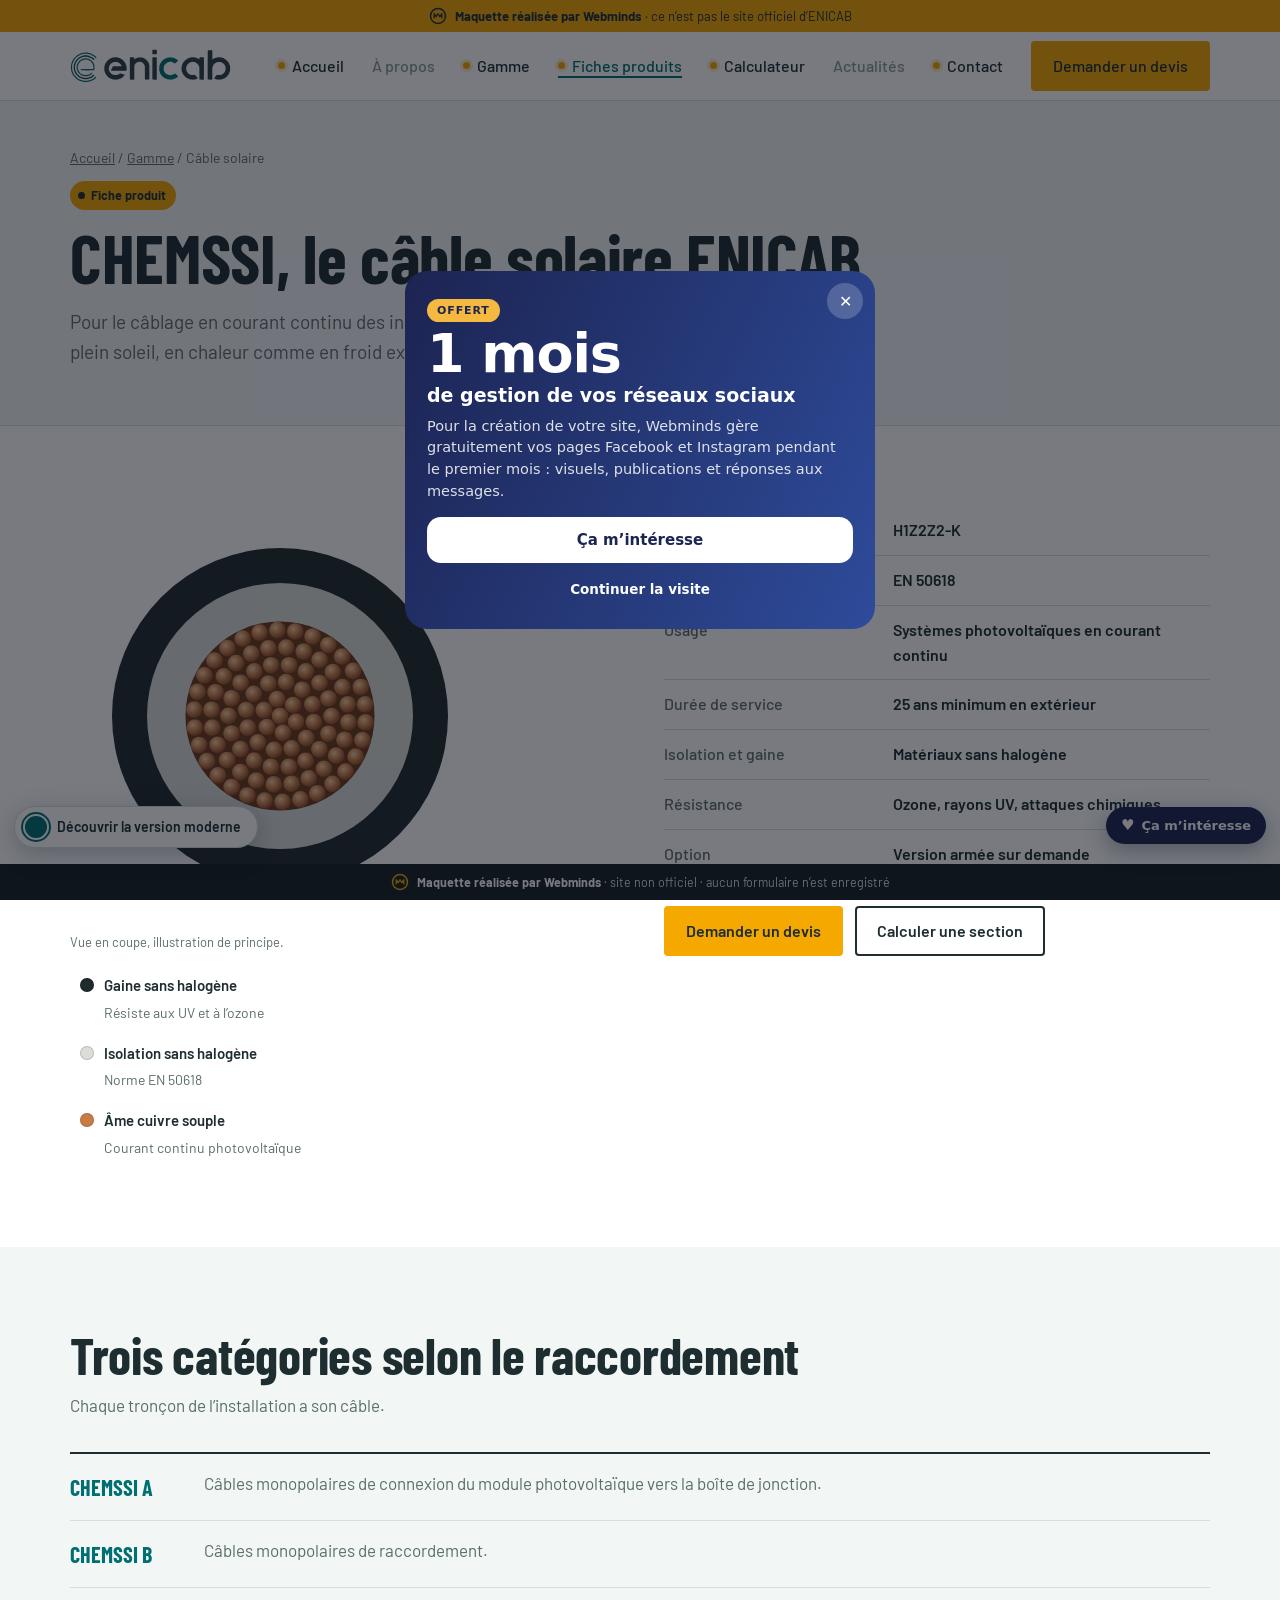
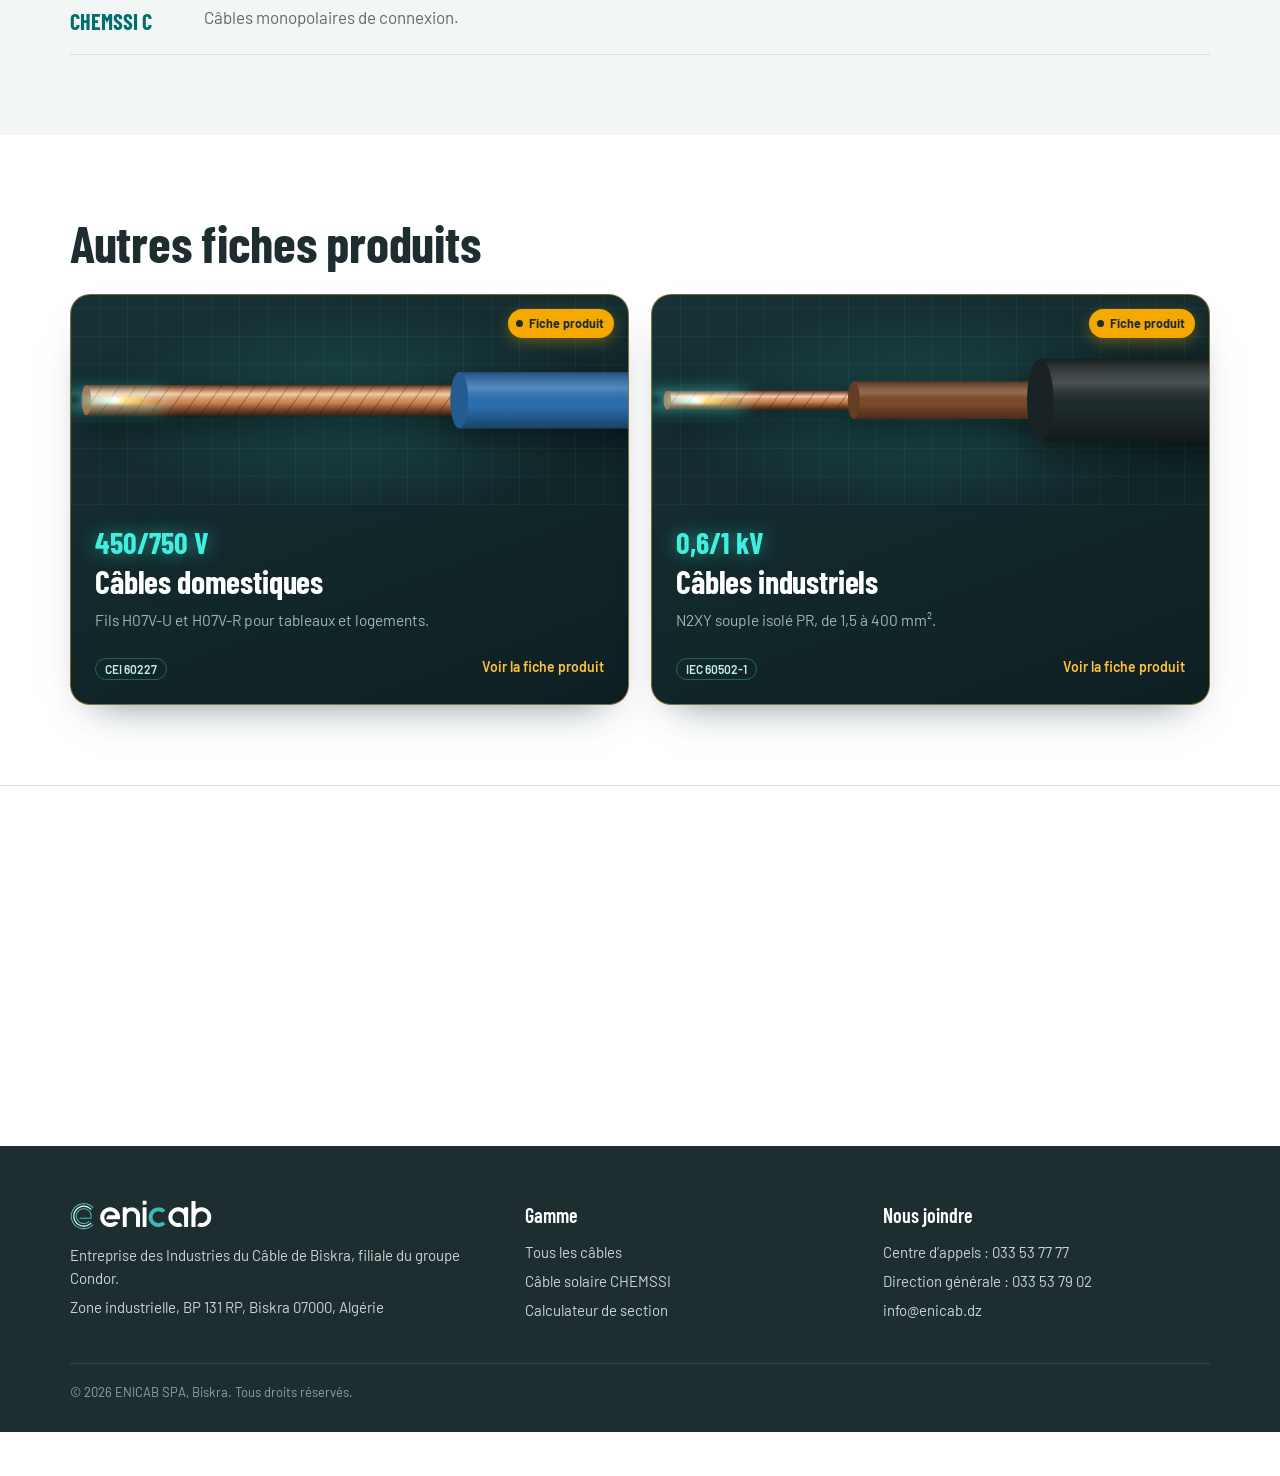
<file: produit.html>
<!doctype html>
<html lang="fr">
<head>
<meta charset="utf-8">
<meta name="viewport" content="width=device-width, initial-scale=1, viewport-fit=cover">
<meta name="robots" content="noindex, nofollow">
<title>Câble solaire CHEMSSI, ENICAB</title>
<meta name="description" content="Câble photovoltaïque H1Z2Z2-K conforme EN 50618.">
<link rel="icon" href="assets/img/favicon.svg" type="image/svg+xml">
<link rel="preload" href="assets/fonts/barlow-condensed-latin-700-normal.woff2" as="font" type="font/woff2" crossorigin>
<link rel="stylesheet" href="assets/css/style.css">
</head>
<body>
<div class="mock-strip"><svg class="picto" viewBox="0 0 24 24" aria-hidden="true"><circle cx="12" cy="12" r="10" fill="none" stroke="currentColor" stroke-width="2"/><path d="M7 15V9l2.5 4L12 9l2.5 4L17 9v6" fill="none" stroke="currentColor" stroke-width="1.8" stroke-linejoin="round"/></svg><span><b>Maquette réalisée par Webminds</b> · ce n’est pas le site officiel d’ENICAB</span></div><header class="hdr">
  <div class="wrap">
    <a class="hdr-logo" href="index.html"><img src="assets/img/logo.svg" alt="ENICAB" width="235" height="50"></a>
    <nav class="hdr-nav" aria-label="Navigation principale">
      <a href="index.html" class="dev" title="Page développée dans la maquette">Accueil</a><a href="#" class="nodev" data-nodev title="Page non incluse dans la maquette">À propos</a><a href="gamme.html" class="dev" title="Page développée dans la maquette">Gamme</a><a href="produit-h07v.html" class="dev" aria-current="page" title="Page développée dans la maquette">Fiches produits</a><a href="gamme.html#calcul" class="dev" title="Page développée dans la maquette">Calculateur</a><a href="#" class="nodev" data-nodev title="Page non incluse dans la maquette">Actualités</a><a href="contact.html" class="dev" title="Page développée dans la maquette">Contact</a>
      <span class="nav-key"><i></i>Page développée dans la maquette</span>
      <a class="btn btn-amber" href="contact.html#devis">Demander un devis</a>
    </nav>
    <button class="burger" aria-label="Ouvrir le menu" aria-expanded="false"><span></span><span></span><span></span></button>
  </div>
</header>
<div class="toast" role="status" aria-live="polite"></div>

<main>
<section class="page-hd"><div class="wrap"><div class="crumb"><a href="index.html">Accueil</a> / <a href="gamme.html">Gamme</a> / Câble solaire</div><span class="fp-badge fp-static">Fiche produit</span><h1>CHEMSSI, le câble solaire ENICAB</h1><p class="lead" style="margin-top:14px">Pour le câblage en courant continu des installations photovoltaïques, en plein soleil, en chaleur comme en froid extrêmes.</p></div></section>
<section class="sec">
  <div class="wrap pgrid">
    <figure style="margin:0">
      <svg class="xsec" data-cable="sol" data-legend="lg-sol" role="img" style="max-width:420px"></svg>
      <figcaption style="font-size:13px;color:var(--muted);margin:6px 0 14px">Vue en coupe, illustration de principe.</figcaption>
      <ul class="xlegend" id="lg-sol"></ul>
    </figure>
    <div>
      <table class="spec">
        <tr><th>Famille</th><td>H1Z2Z2-K</td></tr>
        <tr><th>Norme</th><td>EN 50618</td></tr>
        <tr><th>Usage</th><td>Systèmes photovoltaïques en courant continu</td></tr>
        <tr><th>Durée de service</th><td>25 ans minimum en extérieur</td></tr>
        <tr><th>Isolation et gaine</th><td>Matériaux sans halogène</td></tr>
        <tr><th>Résistance</th><td>Ozone, rayons UV, attaques chimiques</td></tr>
        <tr><th>Option</th><td>Version armée sur demande</td></tr>
      </table>
      <div class="hero-cta"><a class="btn btn-amber" href="contact.html#devis">Demander un devis</a><a class="btn btn-line" href="gamme.html#calcul">Calculer une section</a></div>
    </div>
  </div>
</section>
<section class="sec sec-mist">
  <div class="wrap">
    <div class="sec-head"><div><h2>Trois catégories selon le raccordement</h2><p>Chaque tronçon de l’installation a son câble.</p></div></div>
    <div class="cats">
      <div><b>CHEMSSI A</b><p>Câbles monopolaires de connexion du module photovoltaïque vers la boîte de jonction.</p></div>
      <div><b>CHEMSSI B</b><p>Câbles monopolaires de raccordement.</p></div>
      <div><b>CHEMSSI C</b><p>Câbles monopolaires de connexion.</p></div>
    </div>
  </div>
</section>
<section class="sec"><div class="wrap"><h2 style="margin-bottom:24px">Autres fiches produits</h2><div class="ecards"><a class="ecard has-fiche" data-cat="dom" href="produit-h07v.html"><div class="ecard-vis"><span class="fp-badge">Fiche produit</span><div class="cab"><svg class="side" data-side="dom" aria-hidden="true"></svg><i class="spark"></i></div></div><div class="ecard-body"><span class="volt">450/750 V</span><h3>Câbles domestiques</h3><p>Fils H07V-U et H07V-R pour tableaux et logements.</p><div class="ecard-foot"><span class="norm"><em>CEI 60227</em></span><span class="go">Voir la fiche produit</span></div></div></a><a class="ecard has-fiche" data-cat="ind bt" href="produit-n2xy.html"><div class="ecard-vis"><span class="fp-badge">Fiche produit</span><div class="cab"><svg class="side" data-side="ind" aria-hidden="true"></svg><i class="spark"></i></div></div><div class="ecard-body"><span class="volt">0,6/1 kV</span><h3>Câbles industriels</h3><p>N2XY souple isolé PR, de 1,5 à 400 mm².</p><div class="ecard-foot"><span class="norm"><em>IEC 60502-1</em></span><span class="go">Voir la fiche produit</span></div></div></a></div></div></section></main>
<section class="map" aria-label="Carte"><iframe title="ENICAB, zone industrielle de Biskra" loading="lazy" src="https://www.google.com/maps?q=ENICAB%20Zone%20Industrielle%20Biskra&output=embed"></iframe></section>
<footer class="ftr">
  <div class="wrap">
    <div class="ftr-grid">
      <div>
        <img src="assets/img/logo-light.svg" alt="ENICAB" width="140" height="30">
        <p>Entreprise des Industries du Câble de Biskra, filiale du groupe Condor.</p>
        <p>Zone industrielle, BP 131 RP, Biskra 07000, Algérie</p>
      </div>
      <div>
        <h4>Gamme</h4>
        <p><a href="gamme.html">Tous les câbles</a></p>
        <p><a href="produit.html">Câble solaire CHEMSSI</a></p>
        <p><a href="gamme.html#calcul">Calculateur de section</a></p>
      </div>
      <div>
        <h4>Nous joindre</h4>
        <p>Centre d’appels : <a href="tel:+21333537777">033 53 77 77</a></p>
        <p>Direction générale : <a href="tel:+21333537902">033 53 79 02</a></p>
        <p><a href="mailto:info@enicab.dz">info@enicab.dz</a></p>
      </div>
    </div>
    <div class="ftr-bot">© 2026 ENICAB SPA, Biskra. Tous droits réservés.</div>
  </div>
</footer>
<a class="vpill" href="v2/index.html"><i></i>Découvrir la version moderne</a>
<div class="demo-bar"><svg class="picto" viewBox="0 0 24 24" aria-hidden="true"><circle cx="12" cy="12" r="10" fill="none" stroke="currentColor" stroke-width="2"/><path d="M7 15V9l2.5 4L12 9l2.5 4L17 9v6" fill="none" stroke="currentColor" stroke-width="1.8" stroke-linejoin="round"/></svg><span><b>Maquette réalisée par Webminds</b> · site non officiel · aucun formulaire n’est enregistré</span></div>
<script src="assets/js/cable.js"></script>
<script src="assets/js/main.js"></script><script data-wml>(function(){if(window.__wmL)return;window.__wmL=1;
var C={"p": "ENICAB", "mail": null, "wa": "213797372452", "v": [["/", "Version corporate", "Claire et rassurante"], ["/v2/", "Version moderne", "Immersive et animée"]]};
function ready(f){document.readyState==='loading'?document.addEventListener('DOMContentLoaded',f):f()}
ready(function(){
var css='.wmL-b{position:fixed;right:14px;bottom:calc(56px + env(safe-area-inset-bottom));z-index:2147483000;border:0;border-radius:999px;background:#1C2452;color:#fff;font:700 13px/1 system-ui,-apple-system,Segoe UI,Roboto,sans-serif;padding:11px 15px;box-shadow:0 6px 22px rgba(20,30,60,.35);cursor:pointer;display:flex;align-items:center;gap:7px}'
+'@media(max-width:520px){.wmL-b{bottom:calc(112px + env(safe-area-inset-bottom));font-size:12.5px;padding:10px 13px}}'
+'.wmL-m{position:fixed;inset:0;z-index:2147483001;background:rgba(10,14,25,.55);display:none;align-items:flex-end;justify-content:center;font-family:system-ui,-apple-system,Segoe UI,Roboto,sans-serif}.wmL-m.on{display:flex}@media(min-width:700px){.wmL-m{align-items:center;padding:20px}}'
+'.wmL-x{box-sizing:border-box;position:relative;background:#fff;color:#1C2452;width:100%;max-width:470px;max-height:92vh;overflow:auto;border-radius:22px 22px 0 0;padding:24px 22px calc(22px + env(safe-area-inset-bottom));text-align:left}@media(min-width:700px){.wmL-x{border-radius:22px}}'
+'.wmL-x *{box-sizing:border-box}.wmL-c{position:absolute;top:12px;right:12px;width:36px;height:36px;border:0;border-radius:50%;background:#F0F2F1;font-size:16px;cursor:pointer;color:#1C2452}'
+'.wmL-x h3{font:800 26px/1.1 system-ui,-apple-system,sans-serif;margin:4px 40px 10px 0;color:inherit}.wmL-x p{margin:0 0 14px;line-height:1.5;font-size:14.5px;opacity:.85}'
+'.wmL-o{background:linear-gradient(115deg,#1C2452,#2E4B9A);color:#fff}.wmL-o .wmL-c{background:rgba(255,255,255,.2);color:#fff}.wmL-big{font:900 54px/.95 system-ui,-apple-system,sans-serif;letter-spacing:-.02em;margin:6px 0 2px}.wmL-big small{display:block;font-size:19px;font-weight:700;letter-spacing:0;margin-top:6px}'
+'.wmL-tag{display:inline-block;background:#F5B841;color:#1C2452;font:800 11px system-ui,sans-serif;letter-spacing:.08em;border-radius:999px;padding:5px 10px}'
+'.wmL-btn{display:flex;align-items:center;justify-content:center;width:100%;border:0;border-radius:14px;padding:14px;font:800 15px system-ui,-apple-system,sans-serif;cursor:pointer;margin-top:8px}.wmL-w{background:#fff;color:#1C2452}.wmL-g{background:#1FAF55;color:#fff}.wmL-n{background:#1C2452;color:#fff}.wmL-l{background:transparent;color:inherit;font-weight:600;font-size:13.5px;padding:10px}'
+'.wmL-s{font:700 11.5px system-ui,sans-serif;text-transform:uppercase;letter-spacing:.06em;opacity:.6;margin:12px 0 8px}.wmL-ch{display:grid;gap:8px}.wmL-ch label{display:flex;align-items:center;gap:10px;border:1.5px solid #E2E6E3;border-radius:12px;padding:11px 12px;cursor:pointer;font-size:14px;font-weight:600}.wmL-ch label small{display:block;font-weight:500;opacity:.65;font-size:12px}.wmL-ch input{width:18px;height:18px;flex:none;accent-color:#1FAF55}'
+'.wmL-f{display:grid;gap:8px;margin:12px 0 6px}.wmL-f input{border:1.5px solid #E2E6E3;border-radius:12px;padding:12px;font:500 16px system-ui,sans-serif;color:#1C2452;background:#fff;-webkit-user-select:text!important;user-select:text!important;width:100%}'
+'.wmL-ok{text-align:center}.wmL-ok i{display:grid;place-items:center;width:64px;height:64px;margin:6px auto 12px;border-radius:50%;background:#E8F7EE;color:#1FAF55;font-style:normal;font-size:30px}';
var st=document.createElement('style');st.textContent=css;document.head.appendChild(st);
function ss(k,v){try{if(v===undefined)return sessionStorage.getItem(k);sessionStorage.setItem(k,v)}catch(e){}}
var p=location.pathname,cur=0;C.v.forEach(function(v,i){if(v[0]!=='/'&&p.indexOf(v[0])===0)cur=i});
var off=document.createElement('div');off.className='wmL-m';off.innerHTML='<div class="wmL-x wmL-o" role="dialog" aria-modal="true"><button class="wmL-c" type="button" aria-label="Fermer">✕</button><span class="wmL-tag">OFFERT</span><div class="wmL-big">1 mois<small>de gestion de vos réseaux sociaux</small></div><p style="margin-top:12px">Pour la création de votre site, Webminds gère gratuitement vos pages Facebook et Instagram pendant le premier mois : visuels, publications et réponses aux messages.</p><button class="wmL-btn wmL-w" type="button" data-i>Ça m’intéresse</button><button class="wmL-btn wmL-l" type="button" data-c>Continuer la visite</button></div>';
var ch='';C.v.forEach(function(v,i){ch+='<label><input type="radio" name="wmLv" value="'+v[1]+'"'+(i===cur?' checked':'')+'><span>'+v[1]+(v[2]?'<small>'+v[2]+'</small>':'')+'</span></label>'});
var it=document.createElement('div');it.className='wmL-m';it.innerHTML='<div class="wmL-x" role="dialog" aria-modal="true"><button class="wmL-c" type="button" aria-label="Fermer">✕</button><div data-s1><h3>Cette maquette vous plaît ?</h3><p>Choisissez la version qui vous intéresse : Webminds vous recontacte pour vous la présenter.</p>'+(C.v.length>1?'<div class="wmL-s">La version préférée</div><div class="wmL-ch">'+ch+'</div>':'')+'<div class="wmL-s">En plus</div><div class="wmL-ch"><label><input type="checkbox" value="Gestion des réseaux sociaux (1 mois offert)"><span>Réseaux sociaux<small>1 mois de gestion offert avec le site</small></span></label></div><div class="wmL-f"><input name="n" placeholder="Votre nom" autocomplete="name"><input name="t" type="tel" inputmode="tel" placeholder="Votre téléphone (facultatif)" autocomplete="tel"></div><button class="wmL-btn wmL-g" type="button" data-w>Envoyer sur WhatsApp</button>'+(C.mail?'<button class="wmL-btn wmL-l" type="button" data-e>Envoyer par e-mail</button>':'')+'</div><div class="wmL-ok" data-s2 hidden><i>✓</i><h3 style="margin:0 0 8px">Merci !</h3><p>Votre choix a bien été transmis à Webminds. Nous vous recontactons très vite.</p><button class="wmL-btn wmL-n" type="button" data-c>Continuer la visite</button></div></div>';
document.body.appendChild(off);document.body.appendChild(it);
var b=document.createElement('button');b.type='button';b.className='wmL-b';b.innerHTML='<b style="font-size:15px">♥</b>Ça m’intéresse';document.body.appendChild(b);
function op(m){off.classList.remove('on');it.classList.remove('on');m.classList.add('on')}
[off,it].forEach(function(m){m.addEventListener('click',function(e){if(e.target===m||e.target.closest('.wmL-c')||e.target.closest('[data-c]'))m.classList.remove('on')})});
b.onclick=function(){op(it)};off.querySelector('[data-i]').onclick=function(){op(it)};
function msg(){var v=(it.querySelector('input[name=wmLv]:checked')||{}).value||C.v[cur][1],x=[].map.call(it.querySelectorAll('input[type=checkbox]:checked'),function(c){return c.value}),n=it.querySelector('[name=n]').value.trim(),t=it.querySelector('[name=t]').value.trim();
 return{v:v,x:x,n:n,t:t,txt:'Bonjour Webminds, la maquette '+C.p+' m’intéresse.\nVersion préférée : '+v+(x.length?'\nEn plus : '+x.join(', '):'')+(n?'\nNom : '+n:'')+(t?'\nTéléphone : '+t:'')+'\nLien : '+location.origin+C.v[cur][0]}}
function mail(m){if(!C.mail)return;try{fetch('https://formsubmit.co/ajax/'+C.mail,{method:'POST',keepalive:true,headers:{'Content-Type':'application/json','Accept':'application/json'},body:JSON.stringify({_subject:'Maquette '+C.p+' : intéressé ('+m.v+')',Prospect:C.p,Version:m.v,Options:m.x.join(', ')||'-',Nom:m.n||'-',Telephone:m.t||'-',Lien:location.origin+C.v[cur][0],_template:'table',_captcha:'false'})}).catch(function(){})}catch(e){}}
function done(){it.querySelector('[data-s1]').hidden=true;it.querySelector('[data-s2]').hidden=false;ss('wmL-sent','1')}
it.querySelector('[data-w]').onclick=function(){var m=msg();mail(m);done();location.href='https://wa.me/'+C.wa+'?text='+encodeURIComponent(m.txt)};
var e=it.querySelector('[data-e]');if(e)e.onclick=function(){mail(msg());done()};
var sh=ss('wmL-off');addEventListener('scroll',function(){var r=(scrollY+innerHeight)/document.documentElement.scrollHeight;
 if(!sh&&scrollY>500&&r>.3){sh=1;ss('wmL-off','1');op(off)}
 if(!ss('wmL-it')&&!ss('wmL-sent')&&sh&&r>.92&&!off.classList.contains('on')){ss('wmL-it','1');op(it)}},{passive:true});
});})();
</script></body>
</html>
</file>
<file: assets/css/style.css>
@font-face{font-family:"Barlow";src:url(../fonts/barlow-latin-400-normal.woff2) format("woff2");font-weight:400;font-display:swap}
@font-face{font-family:"Barlow";src:url(../fonts/barlow-latin-500-normal.woff2) format("woff2");font-weight:500;font-display:swap}
@font-face{font-family:"Barlow";src:url(../fonts/barlow-latin-600-normal.woff2) format("woff2");font-weight:600;font-display:swap}
@font-face{font-family:"Barlow";src:url(../fonts/barlow-latin-700-normal.woff2) format("woff2");font-weight:700;font-display:swap}
@font-face{font-family:"Barlow Condensed";src:url(../fonts/barlow-condensed-latin-500-normal.woff2) format("woff2");font-weight:500;font-display:swap}
@font-face{font-family:"Barlow Condensed";src:url(../fonts/barlow-condensed-latin-600-normal.woff2) format("woff2");font-weight:600;font-display:swap}
@font-face{font-family:"Barlow Condensed";src:url(../fonts/barlow-condensed-latin-700-normal.woff2) format("woff2");font-weight:700;font-display:swap}

:root{
  --teal:#006F71;--teal-d:#00585A;--teal-l:#E6F1F0;
  --slate:#2C3E42;--slate-d:#1E2D30;
  --mist:#F2F6F5;--line:#D5E0DE;
  --amber:#F5A800;--amber-d:#D99400;
  --copper:#B8693A;
  --text:#22322F;--muted:#5B6D6A;
  --cond:"Barlow Condensed","Arial Narrow",sans-serif;
  --body:"Barlow",system-ui,-apple-system,"Segoe UI",sans-serif;
  --wrap:1180px;
}
*{box-sizing:border-box}
html{scroll-behavior:smooth;-webkit-text-size-adjust:100%}
[id]{scroll-margin-top:84px}
body{margin:0;font-family:var(--body);font-size:17px;line-height:1.55;color:var(--text);background:#fff;padding-bottom:44px}
img,svg{max-width:100%;display:block}
a{color:var(--teal)}
:focus-visible{outline:3px solid var(--amber);outline-offset:2px}
.wrap{max-width:var(--wrap);margin:0 auto;padding:0 20px}
h1,h2,h3{font-family:var(--cond);font-weight:700;line-height:1.05;letter-spacing:-.005em;color:var(--slate-d);margin:0}
h1{font-size:clamp(40px,8.6vw,68px)}
h2{font-size:clamp(32px,6vw,52px)}
h3{font-size:24px;font-weight:600}
p{margin:0 0 1em}
.lead{font-size:19px;color:var(--muted);max-width:56ch}

/* bouton */
.btn{display:inline-flex;align-items:center;gap:8px;font-family:var(--body);font-weight:600;font-size:16px;padding:13px 22px;border-radius:4px;border:0;cursor:pointer;text-decoration:none;transition:background .2s}
.btn-amber{background:var(--amber);color:var(--slate-d)}
.btn-amber:hover{background:var(--amber-d)}
.btn-line{background:transparent;color:var(--slate-d);box-shadow:inset 0 0 0 2px var(--slate-d)}
.btn-line:hover{background:var(--slate-d);color:#fff}

/* entête */
.hdr{position:sticky;top:0;z-index:50;background:#fff;border-bottom:1px solid var(--line)}
.hdr .wrap{display:flex;align-items:center;justify-content:space-between;height:68px}
.hdr-logo img{height:34px;width:auto}
.hdr-nav{display:flex;gap:28px;align-items:center}
.hdr-nav a{color:var(--slate-d);text-decoration:none;font-weight:500;font-size:16px}
.hdr-nav a[aria-current]{color:var(--teal);box-shadow:inset 0 -2px 0 var(--teal)}
.hdr-call{font-family:var(--cond);font-weight:600;font-size:18px;color:var(--teal)!important}
.burger{display:none;background:none;border:0;width:44px;height:44px;cursor:pointer;padding:10px}
.burger span{display:block;height:2px;background:var(--slate-d);margin:6px 0;transition:transform .25s,opacity .2s}
@media (max-width:900px){
  .burger{display:block}
  .hdr-nav{position:fixed;inset:68px 0 auto 0;background:#fff;flex-direction:column;align-items:flex-start;gap:0;padding:8px 20px 20px;border-bottom:1px solid var(--line);transform:translateY(-8px);opacity:0;pointer-events:none;transition:.2s}
  .hdr-nav a{padding:12px 0;width:100%;border-bottom:1px solid var(--line);font-size:18px}
  .hdr-nav a[aria-current]{box-shadow:none}
  .hdr-nav .btn{margin-top:14px;justify-content:center}
  .hdr.open .hdr-nav{opacity:1;transform:none;pointer-events:auto}
  .hdr.open .burger span:nth-child(1){transform:translateY(8px) rotate(45deg)}
  .hdr.open .burger span:nth-child(2){opacity:0}
  .hdr.open .burger span:nth-child(3){transform:translateY(-8px) rotate(-45deg)}
}

/* hero accueil */
.hero{padding:40px 0 0;overflow:hidden}
.hero-grid{display:grid;grid-template-columns:1.05fr .95fr;gap:40px;align-items:center}
.hero h1{margin:14px 0 18px}
.hero-tag{display:inline-block;font-weight:600;font-size:14px;color:var(--teal);background:var(--teal-l);padding:5px 10px;border-radius:3px}
.hero-cta{display:flex;gap:12px;flex-wrap:wrap;margin-top:26px}
.hero-fig{position:relative;margin:0;display:grid;grid-template-columns:1.2fr 1fr;gap:18px;align-items:center}
.hero-fig figcaption{grid-column:1/-1;order:3}
.hero-fig figcaption{font-size:13px;color:var(--muted);margin-top:6px}
@media (max-width:900px){.hero-grid{grid-template-columns:1fr;gap:26px}.hero-fig{grid-template-columns:1fr 1fr;gap:12px;align-items:start}.hero-fig .xlegend li{padding:5px 4px;grid-template-columns:12px 1fr;gap:7px}.hero-fig .xlegend small{display:none}.hero-fig .xlegend i{width:12px;height:12px}}

/* coupe de câble */
.xsec{width:100%;height:auto}
.xsec [data-layer]{transition:opacity .25s}
.xsec.dim [data-layer]{opacity:.18}
.xsec.dim [data-layer].on{opacity:1}
.xlegend{list-style:none;margin:0;padding:0;display:grid;gap:2px}
.xlegend li{display:grid;grid-template-columns:14px 1fr;gap:10px;align-items:start;padding:8px 10px;border-radius:3px;cursor:pointer}
.xlegend li:hover,.xlegend li.on{background:var(--teal-l)}
.xlegend i{width:14px;height:14px;border-radius:50%;margin-top:4px;box-shadow:inset 0 0 0 1px rgba(0,0,0,.15)}
.xlegend b{display:block;font-weight:600;font-size:15px;color:var(--slate-d)}
.xlegend small{color:var(--muted);font-size:14px}

/* bande usine */
.plant{margin-top:60px;background:var(--slate-d);color:#fff;padding:56px 0}
.plant .wrap{display:grid;grid-template-columns:1.5fr 1fr;gap:40px;align-items:center}
.plant img{width:100%;max-width:922px;height:auto;border-radius:3px;filter:saturate(.85)}
.plant strong{font-family:var(--cond);font-size:clamp(30px,5vw,44px);display:block;font-weight:700;line-height:1.05;margin-bottom:12px}
.plant p{margin:0;color:#C9D6D4;max-width:42ch}
@media (max-width:760px){.plant{padding:0 0 34px}.plant .wrap{grid-template-columns:1fr;gap:22px;padding:0}.plant img{border-radius:0}.plant .wrap>div{padding:0 20px}}

/* sections */
.sec{padding:80px 0}
.sec-mist{background:var(--mist)}
.sec-head{display:flex;justify-content:space-between;align-items:end;gap:20px;margin-bottom:34px;flex-wrap:wrap}
.sec-head p{margin:10px 0 0;max-width:60ch;color:var(--muted)}

/* liste de gamme (fiche technique) */
.range{border-top:2px solid var(--slate-d)}
.range-row{display:grid;grid-template-columns:110px 1.2fr 1.6fr 160px;gap:20px;align-items:center;padding:18px 0;border-bottom:1px solid var(--line);text-decoration:none;color:inherit;transition:background .2s}
a.range-row:hover{background:var(--teal-l)}
.range-row .volt{font-family:var(--cond);font-weight:700;font-size:20px;color:var(--teal)}
.range-row h3{font-size:22px}
.range-row p{margin:0;color:var(--muted);font-size:15px}
.range-row .norm{font-size:13px;font-weight:600;color:var(--slate);justify-self:end;text-align:right}
.range-row .norm span{display:inline-block;border:1px solid var(--line);border-radius:3px;padding:3px 7px;margin:2px 0 2px 4px;background:#fff}
@media (max-width:760px){
  .range-row{grid-template-columns:1fr;gap:4px;padding:16px 0}
  .range-row .norm{justify-self:start;text-align:left}
  .range-row .norm span{margin:4px 4px 0 0}
}

/* chiffres */
.figs{display:grid;grid-template-columns:repeat(4,1fr);border-top:1px solid var(--line);border-bottom:1px solid var(--line)}
.figs div{padding:26px 20px;border-right:1px solid var(--line)}
.figs div:last-child{border-right:0}
.figs b{font-family:var(--cond);font-weight:700;font-size:clamp(38px,6vw,56px);color:var(--slate-d);display:block;line-height:1}
.figs span{color:var(--muted);font-size:15px}
@media (max-width:760px){.figs{grid-template-columns:1fr 1fr}.figs div:nth-child(2){border-right:0}.figs div:nth-child(-n+2){border-bottom:1px solid var(--line)}}
.verify{display:inline-flex;align-items:center;gap:8px;background:#FFF1DC;color:#8A4B00;border:1px solid #F3C27A;border-radius:999px;font-size:13px;font-weight:600;padding:6px 12px;margin-top:16px}
.verify::before{content:"";width:8px;height:8px;border-radius:50%;background:#E8820C}

/* secteurs */
.sectors{display:grid;grid-template-columns:repeat(3,1fr);gap:0;border-top:1px solid var(--line)}
.sectors article{padding:24px 22px 24px 0;border-bottom:1px solid var(--line)}
.sectors h3{margin-bottom:6px}
.sectors p{margin:0;color:var(--muted);font-size:15px;max-width:34ch}
@media (max-width:760px){.sectors{grid-template-columns:1fr}}

/* références */
.refs{display:flex;flex-wrap:wrap;gap:10px 28px;font-family:var(--cond);font-weight:600;font-size:26px;color:var(--slate)}
.refs span{opacity:.85}

/* certifs */
.certs{display:flex;flex-wrap:wrap;gap:12px}
.cert{border:2px solid var(--slate-d);border-radius:4px;padding:10px 14px;min-width:120px}
.cert b{font-family:var(--cond);font-size:24px;display:block;line-height:1}
.cert small{font-size:13px;color:var(--muted)}

/* calculateur */
.calc{display:grid;grid-template-columns:1fr 1fr;gap:0;border:2px solid var(--slate-d);border-radius:6px;overflow:hidden;background:#fff}
.calc-in{padding:28px}
.calc-out{padding:28px;background:var(--slate-d);color:#fff;display:flex;flex-direction:column}
.field{margin-bottom:18px}
.field label{display:block;font-weight:600;font-size:15px;margin-bottom:6px;color:var(--slate-d)}
.field input,.field select,.field textarea{width:100%;font:inherit;font-size:17px;padding:11px 12px;border:1px solid #B9C9C6;border-radius:4px;background:#fff;color:var(--text)}
.field textarea{min-height:120px;resize:vertical}
.seg{display:flex;border:1px solid #B9C9C6;border-radius:4px;overflow:hidden}
.seg button{flex:1;font:inherit;font-size:15px;font-weight:600;padding:10px;border:0;background:#fff;color:var(--slate);cursor:pointer}
.seg button[aria-pressed=true]{background:var(--teal);color:#fff}
.range-in{display:flex;align-items:center;gap:12px}
.range-in input[type=range]{flex:1;padding:0;border:0;accent-color:var(--teal)}
.range-in output{font-family:var(--cond);font-weight:700;font-size:22px;min-width:76px;text-align:right}
.calc-out .res{font-family:var(--cond);font-weight:700;font-size:clamp(64px,12vw,96px);line-height:.9;color:#fff}
.calc-out .res small{font-size:.38em;font-weight:600;color:#9CC9C6;margin-left:4px}
.calc-out .ref{margin:14px 0 4px;font-size:18px;font-weight:600;color:var(--amber)}
.calc-out dl{display:grid;grid-template-columns:auto 1fr;gap:6px 14px;margin:18px 0;font-size:15px}
.calc-out dt{color:#9CC9C6}
.calc-out dd{margin:0;text-align:right;font-weight:600}
.calc-out .note{font-size:13px;color:#9CC9C6;margin-top:auto}
@media (max-width:760px){.calc{grid-template-columns:1fr}.calc-in,.calc-out{padding:22px 18px}}

/* filtres gamme */
.filters{display:flex;gap:8px;flex-wrap:wrap;margin-bottom:22px}
.filters button{font:inherit;font-size:15px;font-weight:600;padding:8px 14px;border-radius:999px;border:1px solid var(--line);background:#fff;color:var(--slate);cursor:pointer}
.filters button[aria-pressed=true]{background:var(--slate-d);border-color:var(--slate-d);color:#fff}

/* page intérieure */
.page-hd{background:var(--mist);padding:46px 0 40px;border-bottom:1px solid var(--line)}
.crumb{font-size:14px;color:var(--muted);margin-bottom:10px}
.crumb a{color:var(--muted)}

/* fiche produit */
.pgrid{display:grid;grid-template-columns:1fr 1fr;gap:48px;align-items:start}
@media (max-width:860px){.pgrid{grid-template-columns:1fr;gap:28px}}
.spec{width:100%;border-collapse:collapse;font-size:16px}
.spec th,.spec td{text-align:left;padding:12px 0;border-bottom:1px solid var(--line);vertical-align:top}
.spec th{width:42%;color:var(--muted);font-weight:500;padding-right:14px}
.spec td{font-weight:600;color:var(--slate-d)}
.cats{display:grid;gap:0;border-top:2px solid var(--slate-d)}
.cats div{display:grid;grid-template-columns:120px 1fr;gap:14px;padding:16px 0;border-bottom:1px solid var(--line)}
.cats b{font-family:var(--cond);font-size:22px;color:var(--teal)}
.cats p{margin:0;color:var(--muted)}

/* contact */
.people{display:grid;grid-template-columns:repeat(3,1fr);gap:0;border-top:2px solid var(--slate-d)}
.people article{padding:22px 22px 22px 0;border-bottom:1px solid var(--line)}
.people h3{font-size:20px;margin-bottom:6px}
.people p{margin:0 0 4px;font-size:16px}
.people .who{color:var(--muted);font-size:14px}
@media (max-width:860px){.people{grid-template-columns:1fr}}
.cgrid{display:grid;grid-template-columns:1.1fr .9fr;gap:48px}
@media (max-width:860px){.cgrid{grid-template-columns:1fr}}
.ok{display:none;background:var(--teal-l);border-left:4px solid var(--teal);padding:14px 16px;margin-top:14px;font-weight:500}
.ok.show{display:block}

/* carte */
.map{border-top:1px solid var(--line)}
.map iframe{display:block;width:100%;height:360px;border:0;filter:saturate(.7)}

/* pied */
.ftr{background:var(--slate-d);color:#C9D6D4;padding:54px 0 30px;font-size:15px}
.ftr-grid{display:grid;grid-template-columns:1.3fr 1fr 1fr;gap:30px}
.ftr img{height:30px;width:auto;margin-bottom:14px}
.ftr h4{font-family:var(--cond);font-weight:600;font-size:20px;color:#fff;margin:0 0 10px}
.ftr a{color:#C9D6D4;text-decoration:none}
.ftr a:hover{color:#fff}
.ftr p{margin:0 0 6px}
.ftr-bot{border-top:1px solid rgba(255,255,255,.12);margin-top:34px;padding-top:18px;font-size:13px;color:#8FA4A1}
@media (max-width:760px){.ftr-grid{grid-template-columns:1fr}}

/* bandeau démo + pastille version */
.demo-bar{position:fixed;left:0;right:0;bottom:0;z-index:90;background:#141F21;color:#DDE7E5;font-size:12.5px;text-align:center;padding:9px 12px;line-height:1.35}
.demo-bar b{color:#fff}
.vpill{position:fixed;left:14px;bottom:52px;z-index:91;display:flex;align-items:center;gap:10px;background:#fff;color:var(--slate-d);text-decoration:none;font-weight:600;font-size:14px;padding:9px 16px 9px 10px;border-radius:999px;box-shadow:0 6px 24px rgba(20,40,42,.25);border:1px solid var(--line)}
.vpill i{position:relative;width:22px;height:22px;border-radius:50%;background:var(--teal)}
.vpill i::after{content:"";position:absolute;inset:-4px;border-radius:50%;border:2px solid var(--teal);animation:vpulse 2s infinite}
@keyframes vpulse{from{transform:scale(.8);opacity:1}to{transform:scale(1.5);opacity:0}}
@media (prefers-reduced-motion:reduce){.vpill i::after{animation:none}html{scroll-behavior:auto}}

/* v1.1 : hero photo, cartes produits, bande visuelle */
.hero-photo{position:relative;background:var(--slate-d);color:#fff;padding:70px 0 60px;overflow:hidden}
.hero-photo .hero-bg{position:absolute;inset:0;width:100%;height:100%;object-fit:cover;opacity:.38;filter:saturate(.6) blur(1px);transform:scale(1.04)}
.hero-photo::after{content:"";position:absolute;inset:0;background:linear-gradient(90deg,rgba(20,34,37,.92) 0%,rgba(20,34,37,.55) 60%,rgba(20,34,37,.75) 100%)}
.hero-photo .wrap{position:relative;z-index:1}
.hero-photo h1{color:#fff;font-size:clamp(48px,10vw,96px)}
.hero-photo .lead{color:#C9D6D4}
.hero-photo .hero-tag{background:rgba(255,255,255,.12);color:#9FE0DC}
.hero-photo .xlegend b{color:#fff}
.hero-photo .xlegend small,.hero-photo .hero-fig figcaption{color:#9DB3B0}
.hero-photo .xlegend li:hover,.hero-photo .xlegend li.on{background:rgba(255,255,255,.08)}
.btn-ghost{background:transparent;color:#fff;box-shadow:inset 0 0 0 2px rgba(255,255,255,.6)}
.btn-ghost:hover{background:#fff;color:var(--slate-d)}
.cards{display:grid;grid-template-columns:repeat(auto-fill,minmax(240px,1fr));gap:16px}
.pcard{display:flex;flex-direction:column;gap:4px;padding:18px 18px 20px;border:1px solid var(--line);border-radius:8px;background:#fff;text-decoration:none;color:inherit;transition:border-color .2s,transform .2s}
.pcard:hover{border-color:var(--teal);transform:translateY(-3px)}
.pcard .side{width:100%;height:auto;margin:4px 0 12px;transition:transform .35s}
.pcard:hover .side{transform:translateX(6px)}
.pcard .volt{font-family:var(--cond);font-weight:700;font-size:18px;color:var(--teal)}
.pcard h3{font-size:24px}
.pcard p{margin:4px 0 0;color:var(--muted);font-size:15px}
.pcard .norm{margin-top:auto;padding-top:8px}
.pcard .norm em{font-style:normal;font-size:12px;font-weight:600;border:1px solid var(--line);border-radius:3px;padding:2px 6px;margin-right:4px;color:var(--slate)}
@media (max-width:560px){.cards{grid-template-columns:1fr 1fr;gap:10px}.pcard{padding:12px}.pcard h3{font-size:19px}.pcard .volt{font-size:15px}.pcard p{font-size:13.5px}}
.feature{background:#fff;padding:20px 0 70px}
.feature-grid{display:grid;grid-template-columns:1.3fr 1fr;gap:40px;align-items:center}
.feature img{width:100%;height:auto;border-radius:8px}
.feature h2{margin-bottom:14px}
.feature .lead{margin-bottom:22px}
@media (max-width:860px){.feature-grid{grid-template-columns:1fr;gap:20px}}
.chips{display:flex;flex-wrap:wrap;gap:10px}
.chips span{font-family:var(--cond);font-weight:600;font-size:22px;padding:10px 18px;border-radius:999px;background:var(--teal-l);color:var(--slate-d)}
.hero-photo .xlegend i{box-shadow:0 0 0 1.5px rgba(255,255,255,.5)}
/* v1.2 : un produit par ligne sur mobile, cartes plus riches */
.pcard .side{background:linear-gradient(135deg,#1E2D30,#2C4A4F);border-radius:6px;padding:18px 10px;box-sizing:border-box}
@media (max-width:560px){
  .cards{grid-template-columns:1fr;gap:12px}
  .pcard{padding:14px 14px 18px}
  .pcard .side{padding:22px 12px;margin-bottom:14px}
  .pcard h3{font-size:24px}.pcard .volt{font-size:17px}.pcard p{font-size:15px}
}
/* v1.3 : picto maquette, points de menu, pastilles fiche produit */
.mock-strip{display:flex;align-items:center;justify-content:center;gap:8px;background:#F5A800;color:#1E2D30;font-size:13px;line-height:1.3;padding:7px 14px;text-align:center}
.mock-strip b{font-weight:700}
.picto{width:18px;height:18px;flex:none}
.demo-bar{display:flex;align-items:center;justify-content:center;gap:8px}
.demo-bar .picto{color:#F5A800}
.hdr-nav a.dev{position:relative;padding-left:14px}
.hdr-nav a.dev::before{content:"";position:absolute;left:0;top:50%;width:7px;height:7px;margin-top:-3.5px;border-radius:50%;background:var(--amber);box-shadow:0 0 0 3px rgba(245,168,0,.22)}
.hdr-nav a.nodev{color:#8A9A97}
.nav-key{display:none;align-items:center;gap:8px;font-size:13px;color:var(--muted);padding-top:12px}
.nav-key i{width:7px;height:7px;border-radius:50%;background:var(--amber)}
@media (max-width:1120px){
  .burger{display:block}
  .hdr-nav{position:fixed;inset:68px 0 auto 0;background:#fff;flex-direction:column;align-items:flex-start;gap:0;padding:8px 20px 20px;border-bottom:1px solid var(--line);transform:translateY(-8px);opacity:0;pointer-events:none;transition:.2s;max-height:calc(100vh - 68px);overflow:auto}
  .hdr-nav a{padding:12px 0;width:100%;border-bottom:1px solid var(--line);font-size:18px}
  .hdr-nav a.dev{padding-left:18px}
  .hdr-nav a[aria-current]{box-shadow:none}
  .hdr-nav .btn{margin-top:14px;justify-content:center}
  .hdr.open .hdr-nav{opacity:1;transform:none;pointer-events:auto}
  .hdr.open .burger span:nth-child(1){transform:translateY(8px) rotate(45deg)}
  .hdr.open .burger span:nth-child(2){opacity:0}
  .hdr.open .burger span:nth-child(3){transform:translateY(-8px) rotate(-45deg)}
  .nav-key{display:flex}
}
.pcard{position:relative}
.fp-badge{position:absolute;top:10px;right:10px;z-index:2;display:inline-flex;align-items:center;gap:6px;background:var(--amber);color:#1E2D30;font-size:12.5px;font-weight:700;padding:5px 10px 5px 8px;border-radius:999px;box-shadow:0 4px 14px rgba(245,168,0,.35)}
.fp-badge::before{content:"";width:7px;height:7px;border-radius:50%;background:#1E2D30;animation:fpp 1.6s infinite}
@keyframes fpp{50%{opacity:.25}}
.fp-badge.fp-static{position:static;margin-bottom:12px;box-shadow:none}
.pcard.has-fiche{border-color:#F3C27A}
.toast{position:fixed;left:50%;bottom:110px;transform:translate(-50%,20px);background:#1E2D30;color:#fff;font-size:14px;padding:10px 16px;border-radius:999px;opacity:0;pointer-events:none;transition:.25s;z-index:95;white-space:nowrap}
.toast.show{opacity:1;transform:translate(-50%,0)}
@media (prefers-reduced-motion:reduce){.fp-badge::before{animation:none}}
/* ===== cartes électriques (partagé) ===== */
.ecards{display:grid;grid-template-columns:repeat(2,1fr);gap:22px}
.ecard{position:relative;display:flex;flex-direction:column;border-radius:20px;overflow:hidden;text-decoration:none;color:#E8F2F0;background:linear-gradient(160deg,#173236 0%,#0E1F22 100%);border:1px solid rgba(63,240,224,.18);box-shadow:0 20px 40px -24px rgba(0,40,45,.6);transition:transform .35s cubic-bezier(.2,.8,.2,1),box-shadow .35s,border-color .35s;isolation:isolate}
.ecard::after{content:"";position:absolute;inset:0;border-radius:inherit;padding:1px;background:linear-gradient(120deg,transparent 30%,rgba(63,240,224,.9) 45%,rgba(255,194,61,.9) 55%,transparent 70%) 0 0/250% 100%;-webkit-mask:linear-gradient(#000 0 0) content-box,linear-gradient(#000 0 0);-webkit-mask-composite:xor;mask-composite:exclude;opacity:0;transition:opacity .35s;pointer-events:none;animation:edge 3s linear infinite}
@keyframes edge{to{background-position:-250% 0}}
.ecard:hover{transform:translateY(-6px);border-color:rgba(63,240,224,.5);box-shadow:0 30px 60px -20px rgba(63,240,224,.35)}
.ecard:hover::after{opacity:1}
.ecard-vis{position:relative;height:210px;display:flex;align-items:center;background:radial-gradient(ellipse at 50% 55%,rgba(63,240,224,.16),transparent 65%),repeating-linear-gradient(90deg,rgba(63,240,224,.06) 0 1px,transparent 1px 28px),repeating-linear-gradient(0deg,rgba(63,240,224,.06) 0 1px,transparent 1px 28px)}
.cab{position:relative;width:100%;padding:0 0 0 0}
.cab .side{width:108%;max-width:none;height:auto;margin-left:-2%;filter:drop-shadow(0 10px 18px rgba(0,0,0,.55));background:none!important;padding:0!important;transition:transform .5s}
.ecard:hover .cab .side{transform:translateX(-14px)}
.spark{position:absolute;left:0;top:50%;width:90px;height:8px;margin-top:-4px;border-radius:8px;background:linear-gradient(90deg,transparent,#3FF0E0 40%,#FFF 50%,#FFC23D 60%,transparent);filter:blur(1.5px);box-shadow:0 0 18px 4px rgba(63,240,224,.6);mix-blend-mode:screen;animation:spark 2.6s cubic-bezier(.5,0,.3,1) infinite}
@keyframes spark{0%{transform:translateX(-120px);opacity:0}10%{opacity:1}80%{opacity:1}100%{transform:translateX(560px);opacity:0}}
.ecard:nth-child(2n) .spark{animation-delay:.9s}.ecard:nth-child(3n) .spark{animation-delay:1.6s}
.ecard-body{padding:22px 24px 24px;display:flex;flex-direction:column;gap:6px;flex:1}
.ecard .volt{font-family:var(--cond);font-weight:700;font-size:30px;line-height:1;color:#3FF0E0;text-shadow:0 0 18px rgba(63,240,224,.55)}
.ecard h3{font-family:var(--cond);font-weight:700;font-size:32px;line-height:1.02;color:#fff;margin:2px 0 4px}
.ecard p{margin:0;color:#9FB8B5;font-size:15.5px;max-width:42ch}
.ecard-foot{display:flex;justify-content:space-between;align-items:center;gap:10px;margin-top:auto;padding-top:16px}
.ecard .norm em{font-style:normal;font-size:12px;font-weight:600;border:1px solid rgba(63,240,224,.3);color:#BFEFEA;border-radius:999px;padding:3px 9px;margin-right:4px}
.ecard .go{font-weight:600;font-size:14px;color:#FFC23D;white-space:nowrap}
.ecard.has-fiche{border-color:rgba(255,194,61,.45)}
.ecard .fp-badge{position:absolute;top:14px;right:14px;z-index:3}
/* secteurs néon */
.scards{display:grid;grid-template-columns:repeat(4,1fr);gap:18px}
.scard{border-radius:18px;overflow:hidden;background:linear-gradient(160deg,#173236,#0E1F22);border:1px solid rgba(63,240,224,.16);color:#E8F2F0;padding-bottom:20px;transition:transform .35s,box-shadow .35s}
.scard:hover{transform:translateY(-5px);box-shadow:0 24px 50px -20px rgba(63,240,224,.35)}
.scard-vis{height:170px;display:flex;align-items:center;justify-content:center;padding:14px 10px 0;background:radial-gradient(ellipse at 50% 70%,rgba(63,240,224,.14),transparent 70%)}
.neon{width:100%;height:100%;filter:drop-shadow(0 0 4px rgba(63,240,224,.8)) drop-shadow(0 0 12px rgba(63,240,224,.35))}
.neon .flow{stroke-dasharray:6 10;animation:flow 1.2s linear infinite;filter:drop-shadow(0 0 6px rgba(255,194,61,.9))}
@keyframes flow{to{stroke-dashoffset:-32}}
.neon .flame,.neon .sun,.neon .wave{animation:glow 1.8s ease-in-out infinite;filter:drop-shadow(0 0 8px rgba(255,194,61,.9))}
@keyframes glow{50%{opacity:.45}}
.scard h3{font-family:var(--cond);font-weight:700;font-size:25px;line-height:1.05;color:#fff;margin:14px 18px 4px}
.scard p{margin:0 18px;color:#9FB8B5;font-size:14.5px}
@media (max-width:1000px){.scards{grid-template-columns:repeat(3,1fr)}}
/* mobile : carrousel horizontal de grandes cartes */
@media (max-width:760px){
  .ecards,.scards{display:flex;gap:14px;overflow-x:auto;scroll-snap-type:x mandatory;margin:0 -20px;padding:6px 20px 18px;scroll-padding-left:20px;scrollbar-width:none}
  .ecards::-webkit-scrollbar,.scards::-webkit-scrollbar{display:none}
  .ecard{flex:0 0 86%;scroll-snap-align:start}
  .scard{flex:0 0 72%;scroll-snap-align:start}
  .ecard-vis{height:180px}
  .ecard h3{font-size:30px}
}
@media (prefers-reduced-motion:reduce){.spark,.ecard::after,.neon .flow,.neon .flame,.neon .sun,.neon .wave{animation:none}}
.swipe-hint{display:none;font-size:13px;color:var(--muted,#93AEAB);margin:-6px 0 12px}
@media (max-width:760px){.swipe-hint{display:block}}
</file>
<file: assets/css/v2.css>
@font-face{font-family:"Barlow";src:url(../fonts/barlow-latin-400-normal.woff2) format("woff2");font-weight:400;font-display:swap}
@font-face{font-family:"Barlow";src:url(../fonts/barlow-latin-500-normal.woff2) format("woff2");font-weight:500;font-display:swap}
@font-face{font-family:"Barlow";src:url(../fonts/barlow-latin-600-normal.woff2) format("woff2");font-weight:600;font-display:swap}
@font-face{font-family:"Barlow Condensed";src:url(../fonts/barlow-condensed-latin-500-normal.woff2) format("woff2");font-weight:500;font-display:swap}
@font-face{font-family:"Barlow Condensed";src:url(../fonts/barlow-condensed-latin-600-normal.woff2) format("woff2");font-weight:600;font-display:swap}
@font-face{font-family:"Barlow Condensed";src:url(../fonts/barlow-condensed-latin-700-normal.woff2) format("woff2");font-weight:700;font-display:swap}
:root{
  --bg:#13272A;--bg2:#1A3236;--panel:#213D42;
  --teal:#2FA3A0;--teal-d:#006F71;
  --copper:#D68A52;--copper-l:#F2BE8E;
  --amber:#F5A800;
  --txt:#E8F0EE;--mut:#93AEAB;--line:rgba(232,240,238,.14);
  --cond:"Barlow Condensed","Arial Narrow",sans-serif;--body:"Barlow",system-ui,sans-serif;
}
*{box-sizing:border-box}
html{-webkit-text-size-adjust:100%}
[id]{scroll-margin-top:70px}
body{margin:0;background:var(--bg);color:var(--txt);font-family:var(--body);font-size:17px;line-height:1.55;padding-bottom:44px}
img,svg{display:block;max-width:100%}
a{color:var(--copper-l)}
:focus-visible{outline:3px solid var(--amber);outline-offset:2px}
.w{max-width:1200px;margin:0 auto;padding:0 20px}
h1,h2,h3{font-family:var(--cond);font-weight:700;line-height:1;margin:0;letter-spacing:-.01em}
h2{font-size:clamp(38px,7vw,72px)}
p{margin:0 0 1em}
.mut{color:var(--mut)}
.b{display:inline-flex;align-items:center;gap:8px;font:600 16px var(--body);padding:13px 22px;border-radius:999px;border:0;cursor:pointer;text-decoration:none}
.b-amber{background:var(--amber);color:#1B1A12}
.b-ghost{background:transparent;color:var(--txt);box-shadow:inset 0 0 0 1.5px var(--line)}
.b-ghost:hover{box-shadow:inset 0 0 0 1.5px var(--txt)}

/* barre */
.top{position:fixed;inset:0 0 auto 0;z-index:40;display:flex;justify-content:space-between;align-items:center;padding:14px 20px;background:linear-gradient(var(--bg),rgba(19,39,42,0))}
.top img{height:28px;width:auto}
.top nav{display:flex;gap:22px;align-items:center}
.top nav a{color:var(--txt);text-decoration:none;font-weight:500;font-size:15px}
@media (max-width:760px){.top nav a:not(.b){display:none}.top .b{padding:9px 16px;font-size:14px}}

/* hero */
.hero{min-height:100svh;display:flex;flex-direction:column;justify-content:flex-end;padding:120px 0 60px;position:relative;overflow:hidden}
.hero h1{font-size:clamp(56px,13vw,150px);max-width:11ch}
.hero p{max-width:46ch;font-size:19px;color:var(--mut);margin:22px 0 28px}
.hero .cta{display:flex;gap:12px;flex-wrap:wrap}
.wire{height:40px;margin-bottom:36px;pointer-events:none}
.wire svg{width:100%;height:40px}
@media (max-width:760px){.hero{padding-bottom:150px}}

/* dénudage */
.strip{height:420vh;position:relative}
.strip-in{position:sticky;top:0;height:100vh;height:100svh;display:flex;flex-direction:column;justify-content:center;gap:34px;overflow:hidden}
.strip svg{width:100%;height:auto}
.strip-txt{display:grid;grid-template-columns:auto 1fr;gap:26px;align-items:start;max-width:760px}
.strip-n{font-family:var(--cond);font-weight:700;font-size:72px;line-height:.85;color:var(--copper)}
.strip-n small{font-size:24px;color:var(--mut)}
.strip-txt h3{font-size:clamp(32px,5vw,52px);margin-bottom:10px}
.strip-txt p{color:var(--mut);margin:0;max-width:48ch}
.strip-bar{height:3px;background:var(--line);border-radius:3px;max-width:760px}
.strip-bar i{display:block;height:100%;width:0;background:var(--copper);border-radius:3px}
.fade{transition:opacity .35s}
@media (max-width:760px){.strip-txt{grid-template-columns:1fr;gap:6px}.strip-n{font-size:48px}}

/* sélecteur de coupe */
.sec{padding:110px 0}
.tabs{display:flex;gap:8px;flex-wrap:wrap;margin:28px 0 34px}
.tabs button{font:600 15px var(--body);padding:10px 16px;border-radius:999px;border:1px solid var(--line);background:transparent;color:var(--txt);cursor:pointer}
.tabs button[aria-pressed=true]{background:var(--copper);border-color:var(--copper);color:#1B1A12}
.sel{display:grid;grid-template-columns:1fr 1fr;gap:50px;align-items:center}
.sel-fig{position:relative}
.sel-fig svg{width:100%;max-width:460px;margin:0 auto;transition:transform .5s cubic-bezier(.2,.8,.2,1),opacity .3s}
.sel-fig svg.swap{transform:scale(.6) rotate(-40deg);opacity:0}
.sel-fig svg [data-layer=gaine]{stroke:rgba(232,240,238,.4);stroke-width:1.5}
.sel-fig::before{content:"";position:absolute;inset:8%;border-radius:50%;background:radial-gradient(rgba(214,138,82,.22),transparent 65%);filter:blur(10px)}
.sel h3{font-size:clamp(28px,4vw,40px);margin-bottom:16px}
.xsec [data-layer]{transition:opacity .25s}
.xsec.dim [data-layer]{opacity:.15}
.xsec.dim [data-layer].on{opacity:1}
.xlegend{list-style:none;margin:0;padding:0;border-top:1px solid var(--line)}
.xlegend li{display:grid;grid-template-columns:14px 1fr;gap:12px;padding:12px 4px;border-bottom:1px solid var(--line);cursor:pointer}
.xlegend li.on{background:rgba(255,255,255,.05)}
.xlegend i{width:14px;height:14px;border-radius:50%;margin-top:5px;box-shadow:0 0 0 1.5px rgba(232,240,238,.45)}
.xlegend b{display:block;font-weight:600}
.xlegend small{color:var(--mut);font-size:15px}
@media (max-width:860px){.sel{grid-template-columns:1fr;gap:20px}.sel-fig svg{max-width:300px}}

/* secteurs */
.sectors{border-top:1px solid var(--line);margin-top:40px}
.sectors div{display:grid;grid-template-columns:1fr 1.1fr;gap:20px;align-items:baseline;padding:22px 0;border-bottom:1px solid var(--line);transition:padding .3s}
.sectors div:hover{padding-left:12px}
.sectors h3{font-size:clamp(28px,4.4vw,46px);font-weight:600}
.sectors div:hover h3{color:var(--copper-l)}
.sectors p{margin:0;color:var(--mut)}
@media (max-width:760px){.sectors div{grid-template-columns:1fr;gap:6px}}

/* chiffres */
.figs{display:grid;grid-template-columns:repeat(4,1fr);gap:20px;margin-top:40px}
.figs b{font-family:var(--cond);font-size:clamp(48px,8vw,96px);line-height:.9;display:block;color:var(--copper-l)}
.figs span{color:var(--mut)}
@media (max-width:760px){.figs{grid-template-columns:1fr 1fr;gap:26px 16px}}
.verify{display:inline-flex;align-items:center;gap:8px;background:rgba(232,130,12,.14);color:#FFC57A;border:1px solid rgba(232,130,12,.5);border-radius:999px;font-size:13px;font-weight:600;padding:6px 12px;margin-top:26px}
.verify::before{content:"";width:8px;height:8px;border-radius:50%;background:#E8820C}
.badges{display:flex;flex-wrap:wrap;gap:10px;margin-top:50px}
.badges span{font-family:var(--cond);font-weight:600;font-size:22px;padding:8px 16px;border:1px solid var(--line);border-radius:999px}
.refs{font-family:var(--cond);font-weight:600;font-size:clamp(26px,4vw,40px);color:var(--mut);display:flex;flex-wrap:wrap;gap:6px 26px;margin-top:22px}

/* calculateur */
.calc{display:grid;grid-template-columns:1fr 1fr;border-radius:18px;overflow:hidden;background:var(--bg2);border:1px solid var(--line);margin-top:34px}
.calc-in,.calc-out{padding:30px}
.calc-out{background:var(--panel);display:flex;flex-direction:column}
.field{margin-bottom:18px}
.field label{display:block;font-weight:600;font-size:15px;margin-bottom:8px}
.seg{display:flex;border:1px solid var(--line);border-radius:999px;overflow:hidden}
.seg button{flex:1;font:600 15px var(--body);padding:10px;border:0;background:transparent;color:var(--txt);cursor:pointer}
.seg button[aria-pressed=true]{background:var(--teal-d);color:#fff}
.range-in{display:flex;align-items:center;gap:12px}
.range-in input{flex:1;accent-color:var(--copper)}
.range-in output{font-family:var(--cond);font-weight:700;font-size:24px;min-width:80px;text-align:right}
.res{font-family:var(--cond);font-weight:700;font-size:clamp(70px,13vw,110px);line-height:.9;color:var(--copper-l)}
.res small{font-size:.36em;color:var(--mut);margin-left:4px}
.ref{margin:14px 0 4px;font-size:18px;font-weight:600;color:var(--amber)}
.calc dl{display:grid;grid-template-columns:auto 1fr;gap:6px 14px;margin:18px 0;font-size:15px}
.calc dt{color:var(--mut)}
.calc dd{margin:0;text-align:right;font-weight:600}
.note{font-size:13px;color:var(--mut);margin-top:auto}
@media (max-width:760px){.calc{grid-template-columns:1fr}.calc-in,.calc-out{padding:22px 18px}}

/* contacts */
.people{display:grid;grid-template-columns:repeat(3,1fr);gap:20px;margin-top:34px}
.people article{background:var(--bg2);border-radius:14px;padding:22px}
.people h3{font-size:24px;margin-bottom:8px;font-weight:600}
.people p{margin:0 0 4px}
.people .who{color:var(--mut);font-size:15px}
@media (max-width:860px){.people{grid-template-columns:1fr}}
.map iframe{display:block;width:100%;height:340px;border:0;filter:invert(.9) hue-rotate(180deg) saturate(.6)}
.ftr{padding:40px 0 30px;font-size:14px;color:var(--mut)}
.ftr .w{display:flex;justify-content:space-between;gap:20px;flex-wrap:wrap;align-items:center}
.ftr img{height:26px;width:auto}

.demo-bar{position:fixed;left:0;right:0;bottom:0;z-index:90;background:#0A1416;color:#C9D6D4;font-size:12.5px;text-align:center;padding:9px 12px;line-height:1.35}
.demo-bar b{color:#fff}
.vpill{position:fixed;left:14px;bottom:52px;z-index:91;display:flex;align-items:center;gap:10px;background:var(--txt);color:#13272A;text-decoration:none;font-weight:600;font-size:14px;padding:9px 16px 9px 10px;border-radius:999px;box-shadow:0 6px 24px rgba(0,0,0,.4)}
.vpill i{position:relative;width:22px;height:22px;border-radius:50%;background:var(--copper)}
.vpill i::after{content:"";position:absolute;inset:-4px;border-radius:50%;border:2px solid var(--copper);animation:vp 2s infinite}
@keyframes vp{from{transform:scale(.8);opacity:1}to{transform:scale(1.5);opacity:0}}
@media (prefers-reduced-motion:reduce){.vpill i::after{animation:none}.sel-fig svg{transition:none}}
.hero-bg{position:absolute;inset:0;width:100%;height:100%;object-fit:cover;opacity:.32;filter:saturate(.5) blur(1.5px);transform:scale(1.05);z-index:0}
.hero::after{content:"";position:absolute;inset:0;background:radial-gradient(ellipse at 80% 20%,rgba(214,138,82,.25),transparent 55%),linear-gradient(180deg,rgba(19,39,42,.4),var(--bg) 92%);z-index:0}
.hero>.w,.hero>.wire{position:relative;z-index:1}
.rail{display:flex;gap:14px;overflow-x:auto;scroll-snap-type:x mandatory;padding:28px 20px 10px max(20px,calc((100% - 1160px)/2));scroll-padding-left:max(20px,calc((100% - 1160px)/2));scrollbar-width:none}
.rail::-webkit-scrollbar{display:none}
.vcard{flex:0 0 250px;scroll-snap-align:start;background:var(--bg2);border:1px solid var(--line);border-radius:16px;padding:20px;text-decoration:none;color:var(--txt);display:flex;flex-direction:column;gap:4px;transition:transform .3s,border-color .3s,box-shadow .3s}
.vcard:hover{transform:translateY(-6px);border-color:var(--copper);box-shadow:0 18px 40px rgba(214,138,82,.18)}
.vcard svg{width:100%;height:auto;margin-bottom:14px}
.vcard span{font-family:var(--cond);font-weight:700;color:var(--copper);font-size:17px}
.vcard b{font-family:var(--cond);font-weight:600;font-size:26px;line-height:1.05}
.feat-g{display:grid;grid-template-columns:1.2fr 1fr;gap:44px;align-items:center}
.feat img{width:100%;border-radius:18px}
.feat h2{margin-bottom:16px}
@media (max-width:860px){.feat-g{grid-template-columns:1fr;gap:22px}}
/* v1.2 : gamme en liste verticale sur mobile */
.vcard svg{background:radial-gradient(ellipse at 30% 50%,rgba(214,138,82,.14),transparent 70%);border-radius:10px;padding:10px 0}
@media (max-width:760px){
  .rail{flex-direction:column;overflow:visible;scroll-snap-type:none;padding:24px 20px 0}
  .vcard{flex:none;width:100%}
  .vcard b{font-size:28px}
}
/* v1.3 */
.mock-strip{position:fixed;inset:0 0 auto 0;z-index:45;display:flex;align-items:center;justify-content:center;gap:8px;background:#F5A800;color:#13272A;font-size:13px;line-height:1.3;padding:7px 14px;text-align:center}
.top{top:var(--strip,34px)}
.hero{padding-top:150px}
.picto{width:18px;height:18px;flex:none}
.demo-bar{display:flex;align-items:center;justify-content:center;gap:8px}
.demo-bar .picto{color:#F5A800}
.top nav a.dev{position:relative;padding-left:13px}
.top nav a.dev::before{content:"";position:absolute;left:0;top:50%;width:7px;height:7px;margin-top:-3.5px;border-radius:50%;background:var(--amber)}
.vcard{position:relative}
.vcard.has-fiche{border-color:rgba(245,168,0,.55)}
.fp-badge{position:absolute;top:12px;right:12px;display:inline-flex;align-items:center;gap:6px;background:var(--amber);color:#13272A;font:700 12.5px var(--body);padding:5px 10px 5px 8px;border-radius:999px;z-index:2}
.fp-badge::before{content:"";width:7px;height:7px;border-radius:50%;background:#13272A;animation:fpp 1.6s infinite}
@keyframes fpp{50%{opacity:.25}}
@media (max-width:760px){.mock-strip{font-size:12px}.top{top:var(--strip,46px)}}
.vcard .fp-badge{color:#13272A;font:700 12.5px var(--body)}
/* ===== cartes électriques (partagé) ===== */
.ecards{display:grid;grid-template-columns:repeat(2,1fr);gap:22px}
.ecard{position:relative;display:flex;flex-direction:column;border-radius:20px;overflow:hidden;text-decoration:none;color:#E8F2F0;background:linear-gradient(160deg,#173236 0%,#0E1F22 100%);border:1px solid rgba(63,240,224,.18);box-shadow:0 20px 40px -24px rgba(0,40,45,.6);transition:transform .35s cubic-bezier(.2,.8,.2,1),box-shadow .35s,border-color .35s;isolation:isolate}
.ecard::after{content:"";position:absolute;inset:0;border-radius:inherit;padding:1px;background:linear-gradient(120deg,transparent 30%,rgba(63,240,224,.9) 45%,rgba(255,194,61,.9) 55%,transparent 70%) 0 0/250% 100%;-webkit-mask:linear-gradient(#000 0 0) content-box,linear-gradient(#000 0 0);-webkit-mask-composite:xor;mask-composite:exclude;opacity:0;transition:opacity .35s;pointer-events:none;animation:edge 3s linear infinite}
@keyframes edge{to{background-position:-250% 0}}
.ecard:hover{transform:translateY(-6px);border-color:rgba(63,240,224,.5);box-shadow:0 30px 60px -20px rgba(63,240,224,.35)}
.ecard:hover::after{opacity:1}
.ecard-vis{position:relative;height:210px;display:flex;align-items:center;background:radial-gradient(ellipse at 50% 55%,rgba(63,240,224,.16),transparent 65%),repeating-linear-gradient(90deg,rgba(63,240,224,.06) 0 1px,transparent 1px 28px),repeating-linear-gradient(0deg,rgba(63,240,224,.06) 0 1px,transparent 1px 28px)}
.cab{position:relative;width:100%;padding:0 0 0 0}
.cab .side{width:108%;max-width:none;height:auto;margin-left:-2%;filter:drop-shadow(0 10px 18px rgba(0,0,0,.55));background:none!important;padding:0!important;transition:transform .5s}
.ecard:hover .cab .side{transform:translateX(-14px)}
.spark{position:absolute;left:0;top:50%;width:90px;height:8px;margin-top:-4px;border-radius:8px;background:linear-gradient(90deg,transparent,#3FF0E0 40%,#FFF 50%,#FFC23D 60%,transparent);filter:blur(1.5px);box-shadow:0 0 18px 4px rgba(63,240,224,.6);mix-blend-mode:screen;animation:spark 2.6s cubic-bezier(.5,0,.3,1) infinite}
@keyframes spark{0%{transform:translateX(-120px);opacity:0}10%{opacity:1}80%{opacity:1}100%{transform:translateX(560px);opacity:0}}
.ecard:nth-child(2n) .spark{animation-delay:.9s}.ecard:nth-child(3n) .spark{animation-delay:1.6s}
.ecard-body{padding:22px 24px 24px;display:flex;flex-direction:column;gap:6px;flex:1}
.ecard .volt{font-family:var(--cond);font-weight:700;font-size:30px;line-height:1;color:#3FF0E0;text-shadow:0 0 18px rgba(63,240,224,.55)}
.ecard h3{font-family:var(--cond);font-weight:700;font-size:32px;line-height:1.02;color:#fff;margin:2px 0 4px}
.ecard p{margin:0;color:#9FB8B5;font-size:15.5px;max-width:42ch}
.ecard-foot{display:flex;justify-content:space-between;align-items:center;gap:10px;margin-top:auto;padding-top:16px}
.ecard .norm em{font-style:normal;font-size:12px;font-weight:600;border:1px solid rgba(63,240,224,.3);color:#BFEFEA;border-radius:999px;padding:3px 9px;margin-right:4px}
.ecard .go{font-weight:600;font-size:14px;color:#FFC23D;white-space:nowrap}
.ecard.has-fiche{border-color:rgba(255,194,61,.45)}
.ecard .fp-badge{position:absolute;top:14px;right:14px;z-index:3}
/* secteurs néon */
.scards{display:grid;grid-template-columns:repeat(4,1fr);gap:18px}
.scard{border-radius:18px;overflow:hidden;background:linear-gradient(160deg,#173236,#0E1F22);border:1px solid rgba(63,240,224,.16);color:#E8F2F0;padding-bottom:20px;transition:transform .35s,box-shadow .35s}
.scard:hover{transform:translateY(-5px);box-shadow:0 24px 50px -20px rgba(63,240,224,.35)}
.scard-vis{height:170px;display:flex;align-items:center;justify-content:center;padding:14px 10px 0;background:radial-gradient(ellipse at 50% 70%,rgba(63,240,224,.14),transparent 70%)}
.neon{width:100%;height:100%;filter:drop-shadow(0 0 4px rgba(63,240,224,.8)) drop-shadow(0 0 12px rgba(63,240,224,.35))}
.neon .flow{stroke-dasharray:6 10;animation:flow 1.2s linear infinite;filter:drop-shadow(0 0 6px rgba(255,194,61,.9))}
@keyframes flow{to{stroke-dashoffset:-32}}
.neon .flame,.neon .sun,.neon .wave{animation:glow 1.8s ease-in-out infinite;filter:drop-shadow(0 0 8px rgba(255,194,61,.9))}
@keyframes glow{50%{opacity:.45}}
.scard h3{font-family:var(--cond);font-weight:700;font-size:25px;line-height:1.05;color:#fff;margin:14px 18px 4px}
.scard p{margin:0 18px;color:#9FB8B5;font-size:14.5px}
@media (max-width:1000px){.scards{grid-template-columns:repeat(3,1fr)}}
/* mobile : carrousel horizontal de grandes cartes */
@media (max-width:760px){
  .ecards,.scards{display:flex;gap:14px;overflow-x:auto;scroll-snap-type:x mandatory;margin:0 -20px;padding:6px 20px 18px;scroll-padding-left:20px;scrollbar-width:none}
  .ecards::-webkit-scrollbar,.scards::-webkit-scrollbar{display:none}
  .ecard{flex:0 0 86%;scroll-snap-align:start}
  .scard{flex:0 0 72%;scroll-snap-align:start}
  .ecard-vis{height:180px}
  .ecard h3{font-size:30px}
}
@media (prefers-reduced-motion:reduce){.spark,.ecard::after,.neon .flow,.neon .flame,.neon .sun,.neon .wave{animation:none}}
.swipe-hint{display:none;font-size:13px;color:var(--muted,#93AEAB);margin:-6px 0 12px}
@media (max-width:760px){.swipe-hint{display:block}}
</file>
